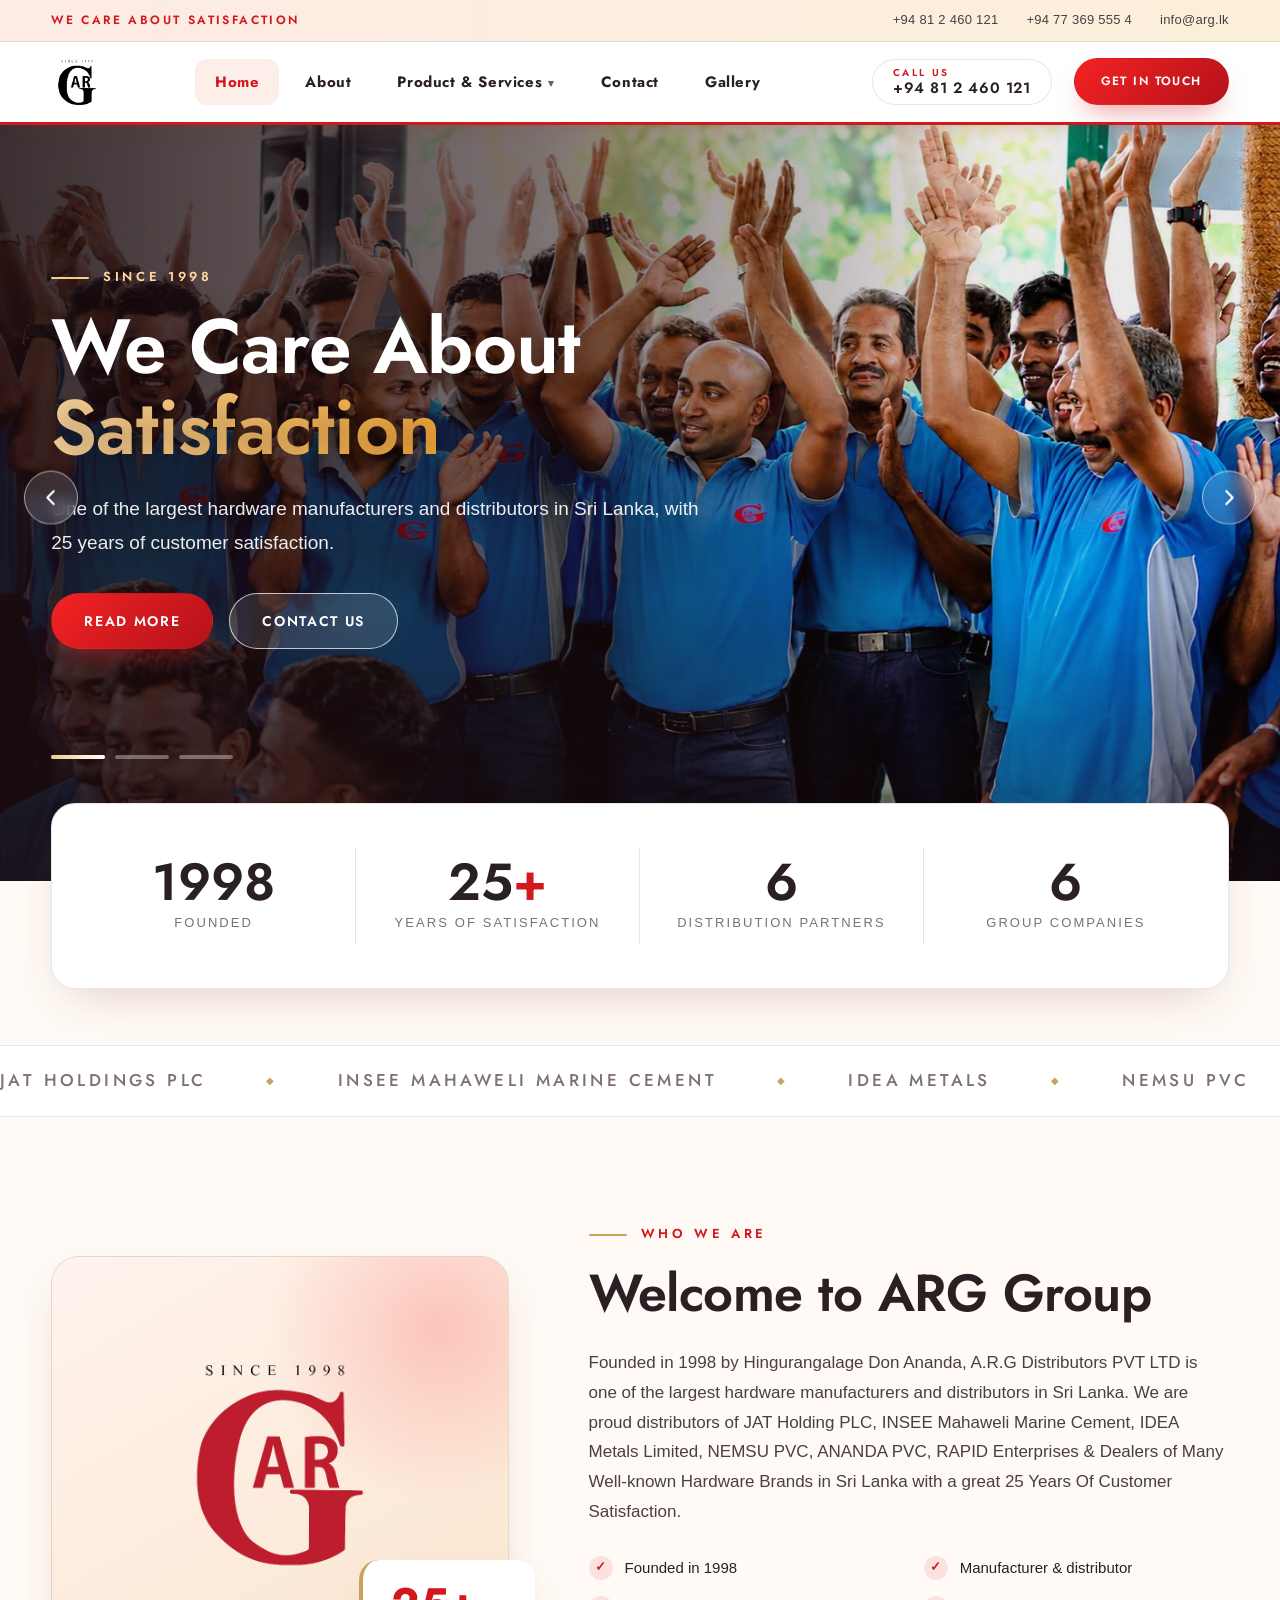
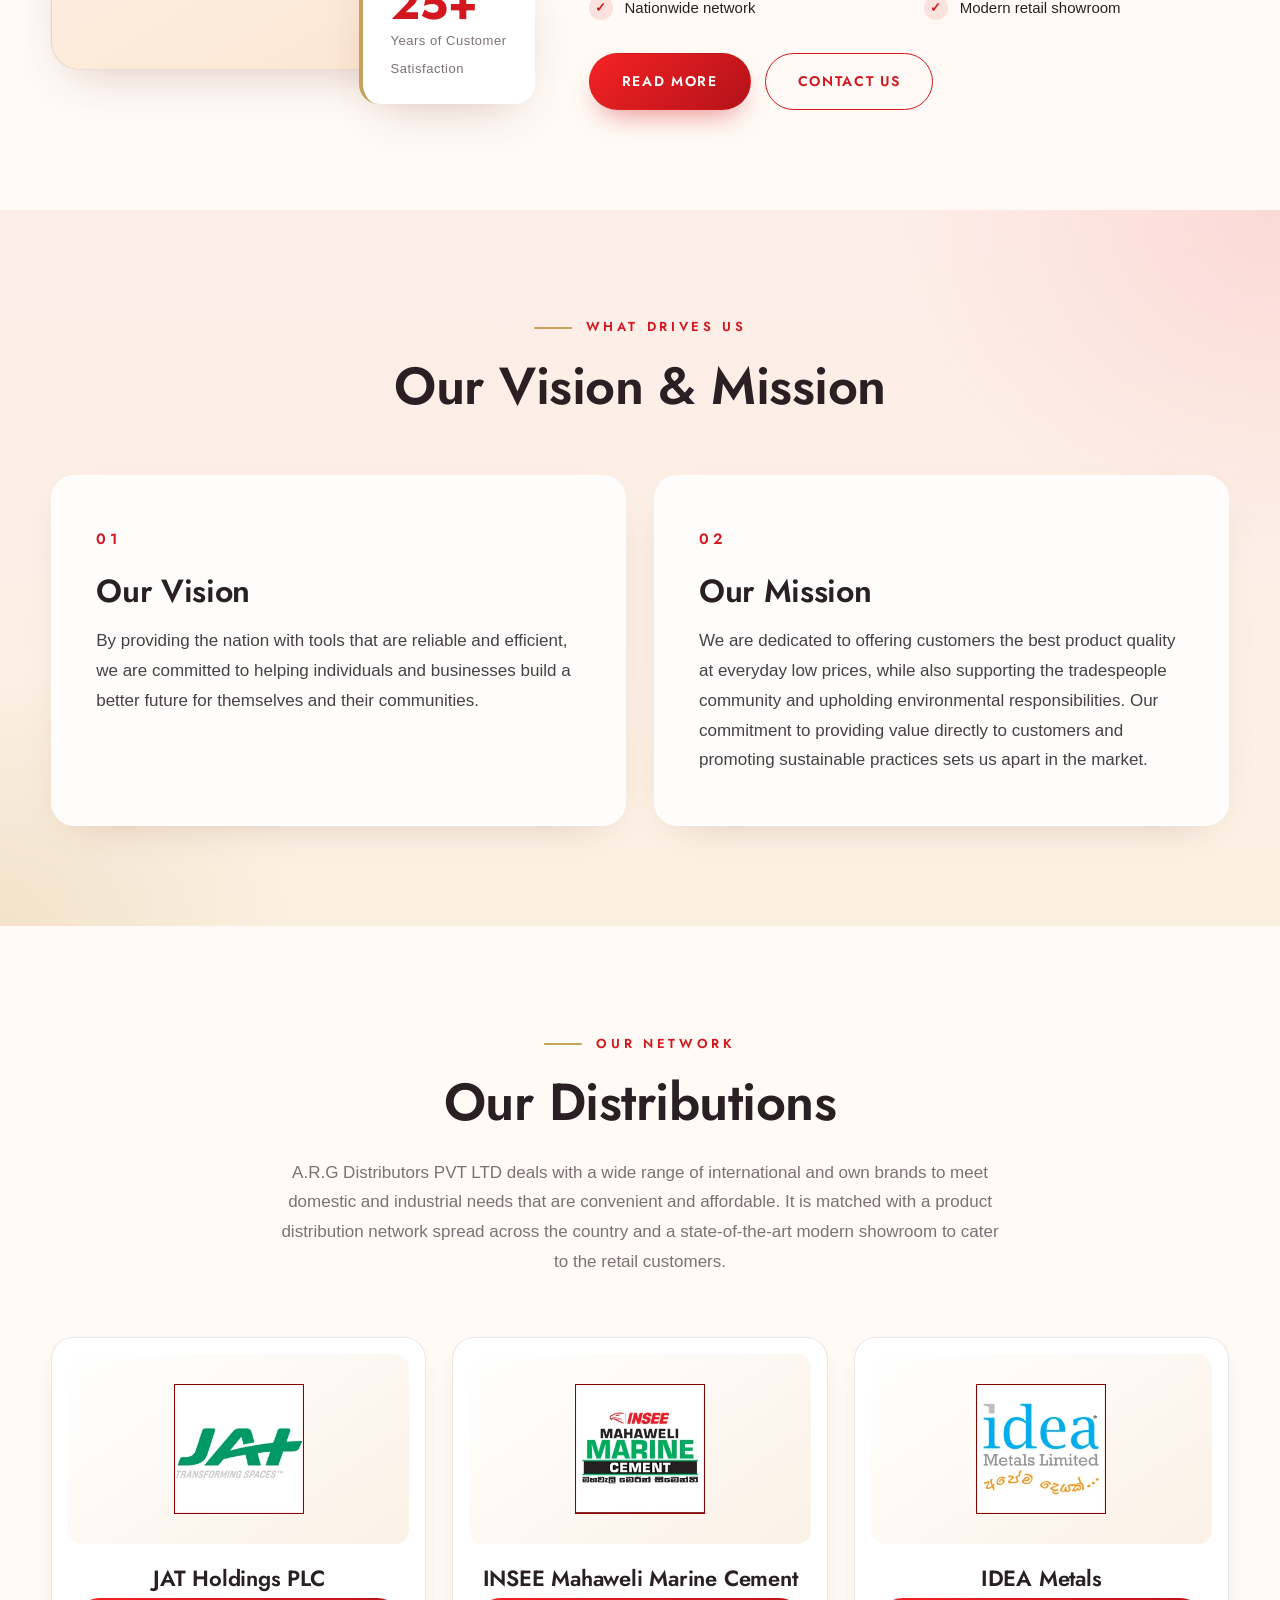
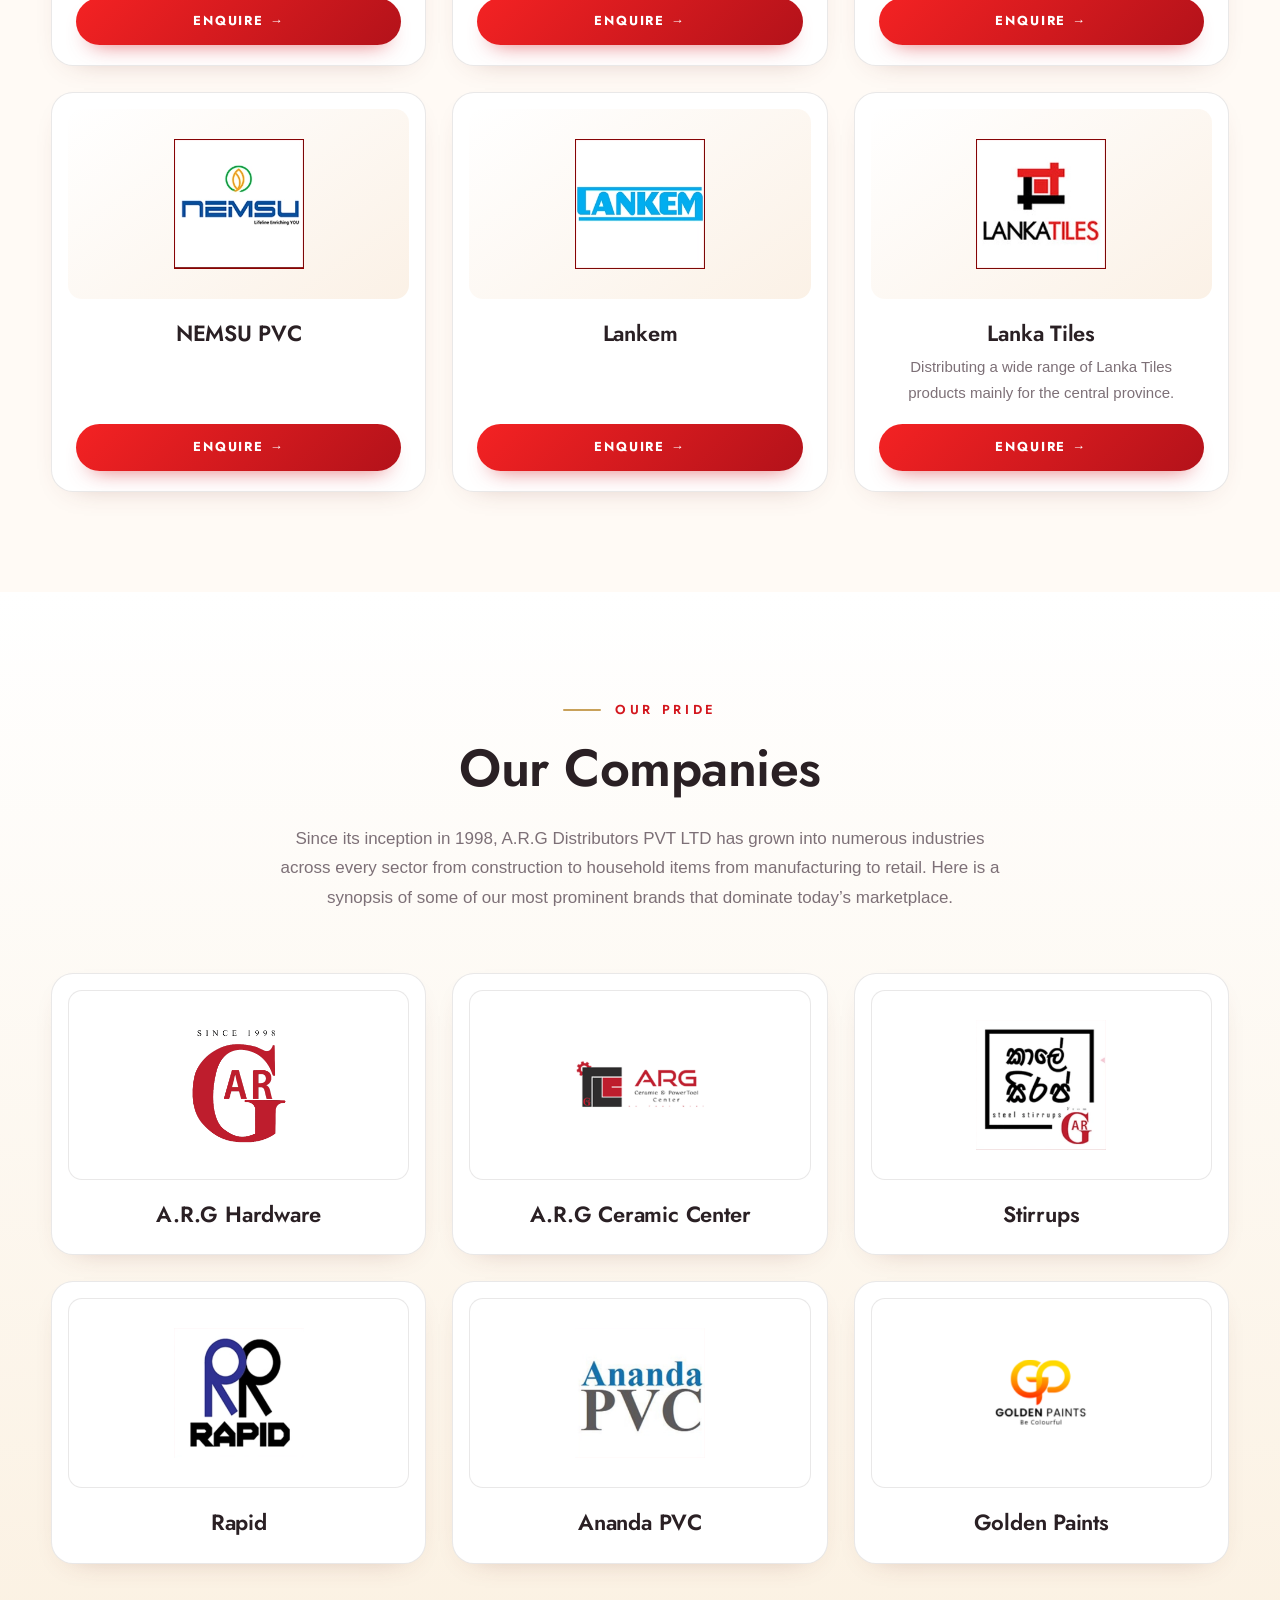
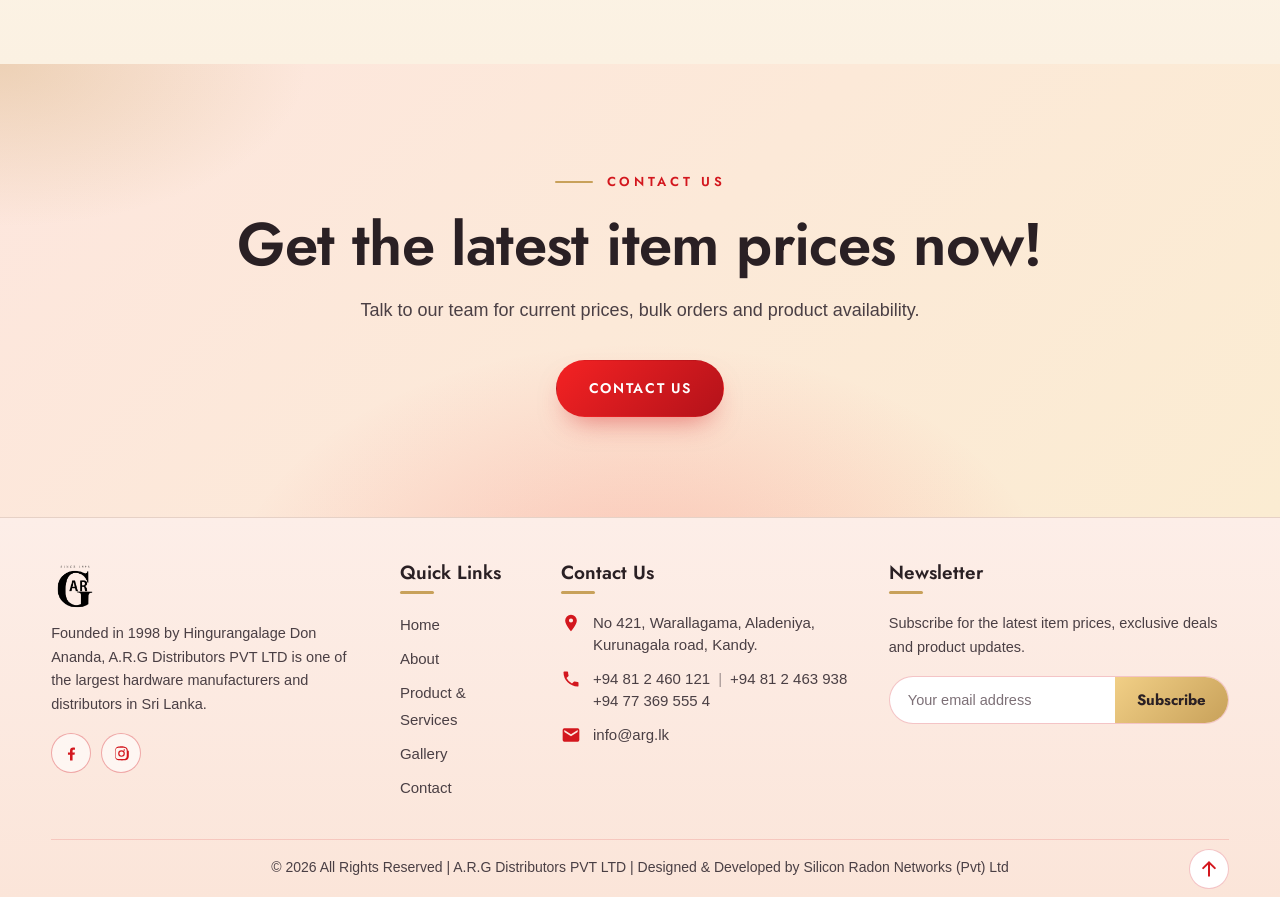
<file: index.html>
<!DOCTYPE html>
<html lang="en">
<head>
  <meta charset="utf-8">
  <meta name="viewport" content="width=device-width, initial-scale=1">
  <title>ARG – A.R.G Distributors PVT LTD | Hardware Manufacturers &amp; Distributors in Sri Lanka</title>
  <meta name="description" content="A.R.G Distributors PVT LTD, founded in 1998, is one of the largest hardware manufacturers and distributors in Sri Lanka.">
  <meta name="theme-color" content="#d3171e">
  <meta property="og:title" content="ARG – A.R.G Distributors PVT LTD | Hardware Manufacturers &amp; Distributors in Sri Lanka">
  <meta property="og:description" content="A.R.G Distributors PVT LTD, founded in 1998, is one of the largest hardware manufacturers and distributors in Sri Lanka.">
  <meta property="og:type" content="website">
  <meta property="og:image" content="assets/images/team.jpg">
  <link rel="icon" href="assets/images/favicon.ico" type="image/x-icon">
  <link rel="preconnect" href="https://fonts.googleapis.com">
  <link rel="preconnect" href="https://fonts.gstatic.com" crossorigin>
  <link rel="stylesheet" href="https://fonts.googleapis.com/css2?family=Jost:wght@400;500;600;700&display=swap">
  <link rel="stylesheet" href="assets/css/premium.css">
</head>
<body>

  <!-- Top bar -->
  <div class="topbar">
    <div class="container">
      <span class="tag">We Care About Satisfaction</span>
      <div>
        <a href="tel:+94812460121">+94 81 2 460 121</a>
        <a href="tel:+94773695554">+94 77 369 555 4</a>
        <a href="mailto:info@arg.lk">info@arg.lk</a>
      </div>
    </div>
  </div>

  <!-- Header -->
  <header class="header">
    <div class="container">
      <a href="index.html" class="logo" aria-label="ARG home">
        <img src="assets/images/logo/arg-logo-white-since-19998.png" data-remote="https://www.arg.lk/wp-content/uploads/2024/07/arg-logo-white-since-19998.png" alt="ARG – A.R.G Distributors">
      </a>
      <ul class="nav" id="nav">
        <li><a href="index.html" class="active">Home</a></li>
        <li><a href="about.html">About</a></li>
        <li class="has-dd">
          <a href="index.html#distributions">Product &amp; Services</a>
          <div class="dd">
            <div class="dd-title">Our Products</div>
            <a href="index.html#companies">Ananda PVC</a>
            <a href="index.html#companies">RAPID Enterprises</a>
            <a href="index.html#companies">Stirrups Manufacturing</a>
            <div class="dd-title">Our Services</div>
            <a href="index.html#companies">A.R.G Hardware</a>
            <a href="index.html#companies">A.R.G Ceramic &amp; Power Tools Center</a>
            <a href="index.html#companies">Golden Paints</a>
            <div class="dd-title">Our Distributions</div>
            <a href="index.html#distributions">JAT Holdings PLC</a>
            <a href="index.html#distributions">INSEE Mahaweli Marine Cement</a>
            <a href="index.html#distributions">IDEA Metals Limited</a>
            <a href="index.html#distributions">NEMSU PVC</a>
            <a href="index.html#distributions">Lankem</a>
            <a href="index.html#distributions">Lanka Tiles</a>
          </div>
        </li>
        <li><a href="contact.html">Contact</a></li>
        <li><a href="gallery.html">Gallery</a></li>
      </ul>
      <div class="header-cta">
        <a href="tel:+94812460121" class="phone"><small>Call Us</small>+94 81 2 460 121</a>
        <a href="contact.html" class="btn btn-primary">Get In Touch</a>
        <button class="burger" id="burger" aria-label="Menu"><span></span><span></span><span></span></button>
      </div>
    </div>
  </header>

  <main id="top">
    <!-- Hero slideshow -->
    <section class="slider" id="heroSlider" aria-roledescription="carousel" aria-label="ARG highlights">
      <!-- To use more photos: copy a <div class="slide"> block and change the <img src>. -->
      <div class="slides">
        <div class="slide active" role="group" aria-roledescription="slide" aria-label="1 of 3" style="--ox:50%;--oy:40%;--z0:1;--z1:1.09">
          <img src="assets/images/team.jpg" srcset="assets/images/team-900.jpg 900w, assets/images/team.jpg 1672w" sizes="100vw" width="1672" height="941" fetchpriority="high" alt="The A.R.G team in blue company shirts, smiling and clapping together">
          <div class="container slide-copy">
            <div class="eyebrow">Since 1998</div>
            <h1>We Care About <em>Satisfaction</em></h1>
            <p class="lead">One of the largest hardware manufacturers and distributors in Sri Lanka, with 25 years of customer satisfaction.</p>
            <div class="actions">
              <a href="about.html" class="btn btn-primary">Read More</a>
              <a href="contact.html" class="btn btn-light">Contact Us</a>
            </div>
          </div>
        </div>
        <div class="slide" role="group" aria-roledescription="slide" aria-label="2 of 3" style="--ox:8%;--oy:30%;--z0:1.8;--z1:1.62">
          <img src="assets/images/team.jpg" srcset="assets/images/team-900.jpg 900w, assets/images/team.jpg 1672w" sizes="100vw" width="1672" height="941" loading="lazy" alt="">
          <div class="container slide-copy">
            <div class="eyebrow">Our Distributions</div>
            <h2>Trusted Brands, <em>Nationwide Reach</em></h2>
            <p class="lead">Proud distributors of JAT Holdings PLC, INSEE Mahaweli Marine Cement, IDEA Metals, NEMSU PVC, Ananda PVC and RAPID Enterprises.</p>
            <div class="actions">
              <a href="#distributions" class="btn btn-primary">Our Distributions</a>
              <a href="#companies" class="btn btn-light">Our Companies</a>
            </div>
          </div>
        </div>
        <div class="slide" role="group" aria-roledescription="slide" aria-label="3 of 3" style="--ox:96%;--oy:30%;--z0:1.8;--z1:1.62">
          <img src="assets/images/team.jpg" srcset="assets/images/team-900.jpg 900w, assets/images/team.jpg 1672w" sizes="100vw" width="1672" height="941" loading="lazy" alt="">
          <div class="container slide-copy">
            <div class="eyebrow">Our Mission</div>
            <h2>Best Quality at <em>Everyday Low Prices</em></h2>
            <p class="lead">Supporting the tradespeople community with reliable, efficient tools &mdash; and building a better future for individuals, businesses and communities.</p>
            <div class="actions">
              <a href="about.html#vision" class="btn btn-primary">Vision &amp; Mission</a>
              <a href="contact.html" class="btn btn-light">Get Latest Prices</a>
            </div>
          </div>
        </div>
      </div>
      <button class="s-arrow prev" type="button" aria-label="Previous slide"><svg viewBox="0 0 24 24"><path d="M15 5l-7 7 7 7"/></svg></button>
      <button class="s-arrow next" type="button" aria-label="Next slide"><svg viewBox="0 0 24 24"><path d="M9 5l7 7-7 7"/></svg></button>
      <div class="s-dots container" role="tablist" aria-label="Choose slide">
        <button type="button" class="on" aria-label="Slide 1"><i></i></button>
        <button type="button" aria-label="Slide 2"><i></i></button>
        <button type="button" aria-label="Slide 3"><i></i></button>
      </div>
    </section>

    <!-- Stats -->
    <section class="stats">
      <div class="container">
        <div class="stats-wrap reveal">
          <div class="stat"><b>1998</b><span>Founded</span></div>
          <div class="stat"><b>25<i>+</i></b><span>Years of Satisfaction</span></div>
          <div class="stat"><b>6</b><span>Distribution Partners</span></div>
          <div class="stat"><b>6</b><span>Group Companies</span></div>
        </div>
      </div>
    </section>

    <!-- Brand marquee -->
    <div class="marquee" aria-hidden="true">
      <div class="marquee-track">
        <span>JAT Holdings PLC</span><span>INSEE Mahaweli Marine Cement</span><span>IDEA Metals</span><span>NEMSU PVC</span><span>Lankem</span><span>Lanka Tiles</span><span>Ananda PVC</span><span>RAPID Enterprises</span>
        <span>JAT Holdings PLC</span><span>INSEE Mahaweli Marine Cement</span><span>IDEA Metals</span><span>NEMSU PVC</span><span>Lankem</span><span>Lanka Tiles</span><span>Ananda PVC</span><span>RAPID Enterprises</span>
      </div>
    </div>

    <!-- About -->
    <section class="section about" id="about">
      <div class="container grid">
        <div class="about-visual reveal">
          <div class="about-panel">
            <img src="assets/images/logo/cropped-android-chrome-512x512-2.png" data-remote="https://www.arg.lk/wp-content/uploads/2024/07/cropped-android-chrome-512x512-2.png" alt="ARG">
          </div>
          <div class="badge"><strong>25+</strong><span>Years of Customer<br>Satisfaction</span></div>
        </div>
        <div class="reveal d1">
          <div class="eyebrow">Who We Are</div>
          <h2>Welcome to ARG Group</h2>
          <p>Founded in 1998 by Hingurangalage Don Ananda, A.R.G Distributors PVT LTD is one of the largest hardware manufacturers and distributors in Sri Lanka. We are proud distributors of JAT Holding PLC, INSEE Mahaweli Marine Cement, IDEA Metals Limited, NEMSU PVC, ANANDA PVC, RAPID Enterprises &amp; Dealers of Many Well-known Hardware Brands in Sri Lanka with a great 25 Years Of Customer Satisfaction.</p>
          <ul class="ticks">
            <li>Founded in 1998</li>
            <li>Manufacturer &amp; distributor</li>
            <li>Nationwide network</li>
            <li>Modern retail showroom</li>
          </ul>
          <div class="actions">
            <a href="about.html" class="btn btn-primary">Read More</a>
            <a href="contact.html" class="btn btn-dark">Contact Us</a>
          </div>
        </div>
      </div>
    </section>

    <!-- Vision & Mission -->
    <section class="section vm" id="vision">
      <div class="container">
        <div class="section-head reveal">
          <div class="eyebrow">What Drives Us</div>
          <h2>Our Vision &amp; Mission</h2>
        </div>
        <div class="vm-grid">
          <article class="vm-card reveal">
            <span class="num">01</span>
            <h3>Our Vision</h3>
            <p>By providing the nation with tools that are reliable and efficient, we are committed to helping individuals and businesses build a better future for themselves and their communities.</p>
          </article>
          <article class="vm-card reveal d1">
            <span class="num">02</span>
            <h3>Our Mission</h3>
            <p>We are dedicated to offering customers the best product quality at everyday low prices, while also supporting the tradespeople community and upholding environmental responsibilities. Our commitment to providing value directly to customers and promoting sustainable practices sets us apart in the market.</p>
          </article>
        </div>
      </div>
    </section>

    <!-- Distributions -->
    <section class="section dist" id="distributions">
      <div class="container">
        <div class="section-head reveal">
          <div class="eyebrow">Our Network</div>
          <h2>Our Distributions</h2>
          <p>A.R.G Distributors PVT LTD deals with a wide range of international and own brands to meet domestic and industrial needs that are convenient and affordable. It is matched with a product distribution network spread across the country and a state-of-the-art modern showroom to cater to the retail customers.</p>
        </div>
        <div class="cards">
          <a class="card reveal" href="contact.html"><div class="thumb"><img loading="lazy" src="assets/images/distributions/4-1.png" data-remote="https://www.arg.lk/wp-content/uploads/2024/08/4-1.png" alt="JAT Holdings PLC"></div><h3>JAT Holdings PLC</h3><span class="more">Enquire</span></a>
          <a class="card reveal d1" href="contact.html"><div class="thumb"><img loading="lazy" src="assets/images/distributions/3.1-1.png" data-remote="https://www.arg.lk/wp-content/uploads/2024/08/3.1-1.png" alt="INSEE Mahaweli Marine Cement"></div><h3>INSEE Mahaweli Marine Cement</h3><span class="more">Enquire</span></a>
          <a class="card reveal d2" href="contact.html"><div class="thumb"><img loading="lazy" src="assets/images/distributions/2.png" data-remote="https://www.arg.lk/wp-content/uploads/2024/07/2.png" alt="IDEA Metals"></div><h3>IDEA Metals</h3><span class="more">Enquire</span></a>
          <a class="card reveal" href="contact.html"><div class="thumb"><img loading="lazy" src="assets/images/distributions/10.png" data-remote="https://www.arg.lk/wp-content/uploads/2024/07/10.png" alt="NEMSU PVC"></div><h3>NEMSU PVC</h3><span class="more">Enquire</span></a>
          <a class="card reveal d1" href="contact.html"><div class="thumb"><img loading="lazy" src="assets/images/distributions/6.png" data-remote="https://www.arg.lk/wp-content/uploads/2024/07/6.png" alt="Lankem"></div><h3>Lankem</h3><span class="more">Enquire</span></a>
          <a class="card reveal d2" href="contact.html"><div class="thumb"><img loading="lazy" src="assets/images/distributions/5.png" data-remote="https://www.arg.lk/wp-content/uploads/2024/07/5.png" alt="Lanka Tiles"></div><h3>Lanka Tiles</h3><p>Distributing a wide range of Lanka Tiles products mainly for the central province.</p><span class="more">Enquire</span></a>
        </div>
      </div>
    </section>

    <!-- Companies -->
    <section class="section companies" id="companies">
      <div class="container">
        <div class="section-head reveal">
          <div class="eyebrow">Our Pride</div>
          <h2>Our Companies</h2>
          <p>Since its inception in 1998, A.R.G Distributors PVT LTD has grown into numerous industries across every sector from construction to household items from manufacturing to retail. Here is a synopsis of some of our most prominent brands that dominate today’s marketplace.</p>
        </div>
        <div class="cards">
          <a class="card reveal" href="index.html#companies"><div class="thumb"><img loading="lazy" src="assets/images/companies/cropped-android-chrome-512x512-2.png" data-remote="https://www.arg.lk/wp-content/uploads/2024/07/cropped-android-chrome-512x512-2.png" alt="A.R.G Hardware"></div><h3>A.R.G Hardware</h3></a>
          <a class="card reveal d1" href="index.html#companies"><div class="thumb"><img loading="lazy" src="assets/images/companies/Untitled-design-66.png" data-remote="https://www.arg.lk/wp-content/uploads/2024/10/Untitled-design-66.png" alt="A.R.G Ceramic Center"></div><h3>A.R.G Ceramic Center</h3></a>
          <a class="card reveal d2" href="index.html#companies"><div class="thumb"><img loading="lazy" src="assets/images/companies/Untitled-design-67.png" data-remote="https://www.arg.lk/wp-content/uploads/2024/10/Untitled-design-67.png" alt="Stirrups"></div><h3>Stirrups</h3></a>
          <a class="card reveal" href="index.html#companies"><div class="thumb"><img loading="lazy" src="assets/images/companies/Untitled-design-68.png" data-remote="https://www.arg.lk/wp-content/uploads/2024/10/Untitled-design-68.png" alt="Rapid"></div><h3>Rapid</h3></a>
          <a class="card reveal d1" href="index.html#companies"><div class="thumb"><img loading="lazy" src="assets/images/companies/Untitled-design-69.png" data-remote="https://www.arg.lk/wp-content/uploads/2024/10/Untitled-design-69.png" alt="Ananda PVC"></div><h3>Ananda PVC</h3></a>
          <a class="card reveal d2" href="index.html#companies"><div class="thumb"><img loading="lazy" src="assets/images/companies/Untitled-design-64.png" data-remote="https://www.arg.lk/wp-content/uploads/2024/10/Untitled-design-64.png" alt="Golden Paints"></div><h3>Golden Paints</h3></a>
        </div>
      </div>
    </section>

    <!-- CTA -->
    <section class="cta" id="get-prices">
      <div class="container reveal">
        <div class="eyebrow">Contact Us</div>
        <h2>Get the latest item prices now!</h2>
        <p>Talk to our team for current prices, bulk orders and product availability.</p>
        <a href="contact.html" class="btn btn-primary">Contact Us</a>
      </div>
    </section>
  </main>

  <!-- Footer -->
  <footer class="footer">
    <div class="container footer-top">
      <div>
        <a href="index.html" class="f-logo"><img src="assets/images/logo/arg-logo-white-since-19998.png" data-remote="https://www.arg.lk/wp-content/uploads/2024/07/arg-logo-white-since-19998.png" alt="ARG"></a>
        <p>Founded in 1998 by Hingurangalage Don Ananda, A.R.G Distributors PVT LTD is one of the largest hardware manufacturers and distributors in Sri Lanka.</p>
        <div class="social">
          <a href="https://www.facebook.com/argdistributorspvtltd" aria-label="Facebook" target="_blank" rel="noopener"><svg viewBox="0 0 24 24"><path d="M13.5 22v-8.2h2.8l.5-3.3h-3.3V8.4c0-.9.4-1.7 1.8-1.7h1.6V3.8S15.6 3.5 14.3 3.5c-2.7 0-4.4 1.6-4.4 4.6v2.4H7v3.3h2.9V22h3.6z"/></svg></a>
          <a href="https://www.instagram.com/goldenpaints.lk" aria-label="Instagram" target="_blank" rel="noopener"><svg viewBox="0 0 24 24"><path d="M12 7.3A4.7 4.7 0 1 0 12 16.7 4.7 4.7 0 0 0 12 7.3zm0 7.7a3 3 0 1 1 0-6 3 3 0 0 1 0 6zm5-7.9a1.1 1.1 0 1 1-2.2 0 1.1 1.1 0 0 1 2.2 0zM21 8.1c-.1-1.6-.4-3-1.6-4.2S16.7 2.1 15.1 2C13.5 1.9 10.5 1.9 8.9 2 7.3 2.1 5.9 2.4 4.7 3.6S3 6.5 2.9 8.1c-.1 1.6-.1 6.200 0 7.800.1 1.600.4 3 1.600 4.200s2.600 1.500 4.200 1.600c1.600.1 6.200.1 7.800 0 1.600-.1 3-.4 4.200-1.600s1.500-2.600 1.600-4.200c.1-1.600.1-6.200 0-7.800zm-2 9.500a3.200 3.200 0 0 1-1.800 1.800c-1.300.5-4.300.4-5.700.4s-4.400.1-5.700-.4A3.200 3.200 0 0 1 4 17.600c-.5-1.300-.4-4.300-.4-5.700s-.1-4.400.4-5.700A3.200 3.200 0 0 1 5.800 4.400c1.300-.5 4.300-.4 5.700-.4s4.400-.1 5.700.4A3.200 3.200 0 0 1 19 6.200c.5 1.300.4 4.300.4 5.700s.1 4.400-.4 5.700z"/></svg></a>
        </div>
      </div>
      <div>
        <h4>Quick Links</h4>
        <ul class="links">
          <li><a href="index.html">Home</a></li>
          <li><a href="about.html">About</a></li>
          <li><a href="index.html#distributions">Product &amp; Services</a></li>
          <li><a href="gallery.html">Gallery</a></li>
          <li><a href="contact.html">Contact</a></li>
        </ul>
      </div>
      <div>
        <h4>Contact Us</h4>
        <div class="c-line"><span class="c-ico"><svg viewBox="0 0 24 24"><path d="M12 2a7 7 0 0 0-7 7c0 5.250 7 13 7 13s7-7.750 7-13a7 7 0 0 0-7-7zm0 9.500A2.500 2.500 0 1 1 12 6.500a2.500 2.500 0 0 1 0 5z"/></svg></span><span>No 421, Warallagama, Aladeniya, Kurunagala road, Kandy.</span></div>
        <div class="c-line"><span class="c-ico"><svg viewBox="0 0 24 24"><path d="M6.600 10.800a15.100 15.100 0 0 0 6.600 6.600l2.200-2.200a1 1 0 0 1 1-.25c1.100.37 2.300.57 3.600.57a1 1 0 0 1 1 1V20a1 1 0 0 1-1 1A17 17 0 0 1 3 4a1 1 0 0 1 1-1h3.500a1 1 0 0 1 1 1c0 1.250.2 2.450.57 3.600a1 1 0 0 1-.25 1z"/></svg></span><span><a href="tel:+94812460121">+94 81 2 460 121</a><span class="sep">|</span><a href="tel:+94812463938">+94 81 2 463 938</a><br><a href="tel:+94773695554">+94 77 369 555 4</a></span></div>
        <div class="c-line"><span class="c-ico"><svg viewBox="0 0 24 24"><path d="M20 4H4a2 2 0 0 0-2 2v12a2 2 0 0 0 2 2h16a2 2 0 0 0 2-2V6a2 2 0 0 0-2-2zm0 4.500-8 5-8-5V6l8 5 8-5v2.500z"/></svg></span><span><a href="mailto:info@arg.lk">info@arg.lk</a></span></div>
      </div>
      <div>
        <h4>Newsletter</h4>
        <p>Subscribe for the latest item prices, exclusive deals and product updates.</p>
        <form class="f-form" id="newsForm">
          <input type="email" placeholder="Your email address" aria-label="Email address" required>
          <button type="submit">Subscribe</button>
        </form>
        <div class="f-note" id="newsNote">Thank you! We will be in touch soon.</div>
      </div>
    </div>

    <div class="container footer-bottom">
      <a href="#top" class="up" aria-label="Back to top"><svg viewBox="0 0 24 24"><path d="M12 20V4M5 11l7-7 7 7"/></svg></a>
      © 2026 All Rights Reserved | A.R.G Distributors PVT LTD | Designed &amp; Developed by Silicon Radon Networks (Pvt) Ltd
    </div>
  </footer>

  <script src="assets/js/premium.js"></script>
</body>
</html>
</file>
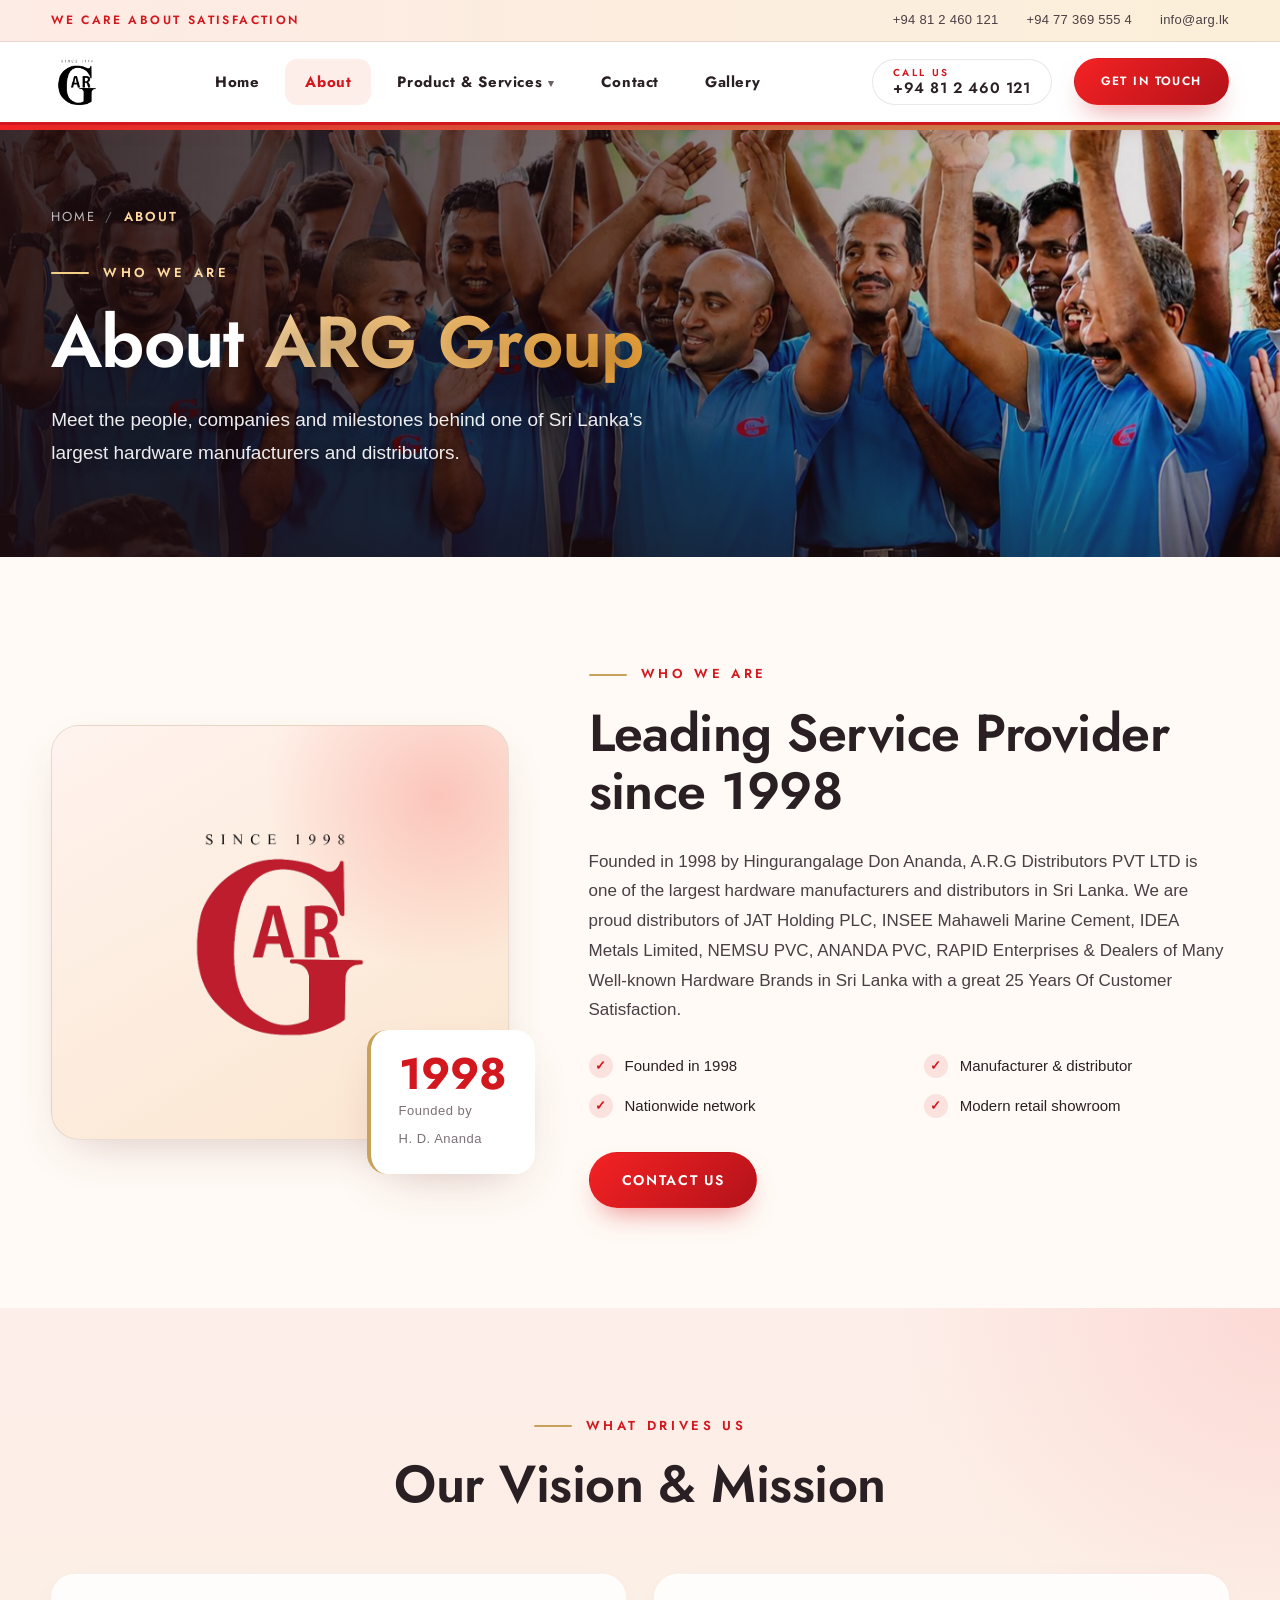
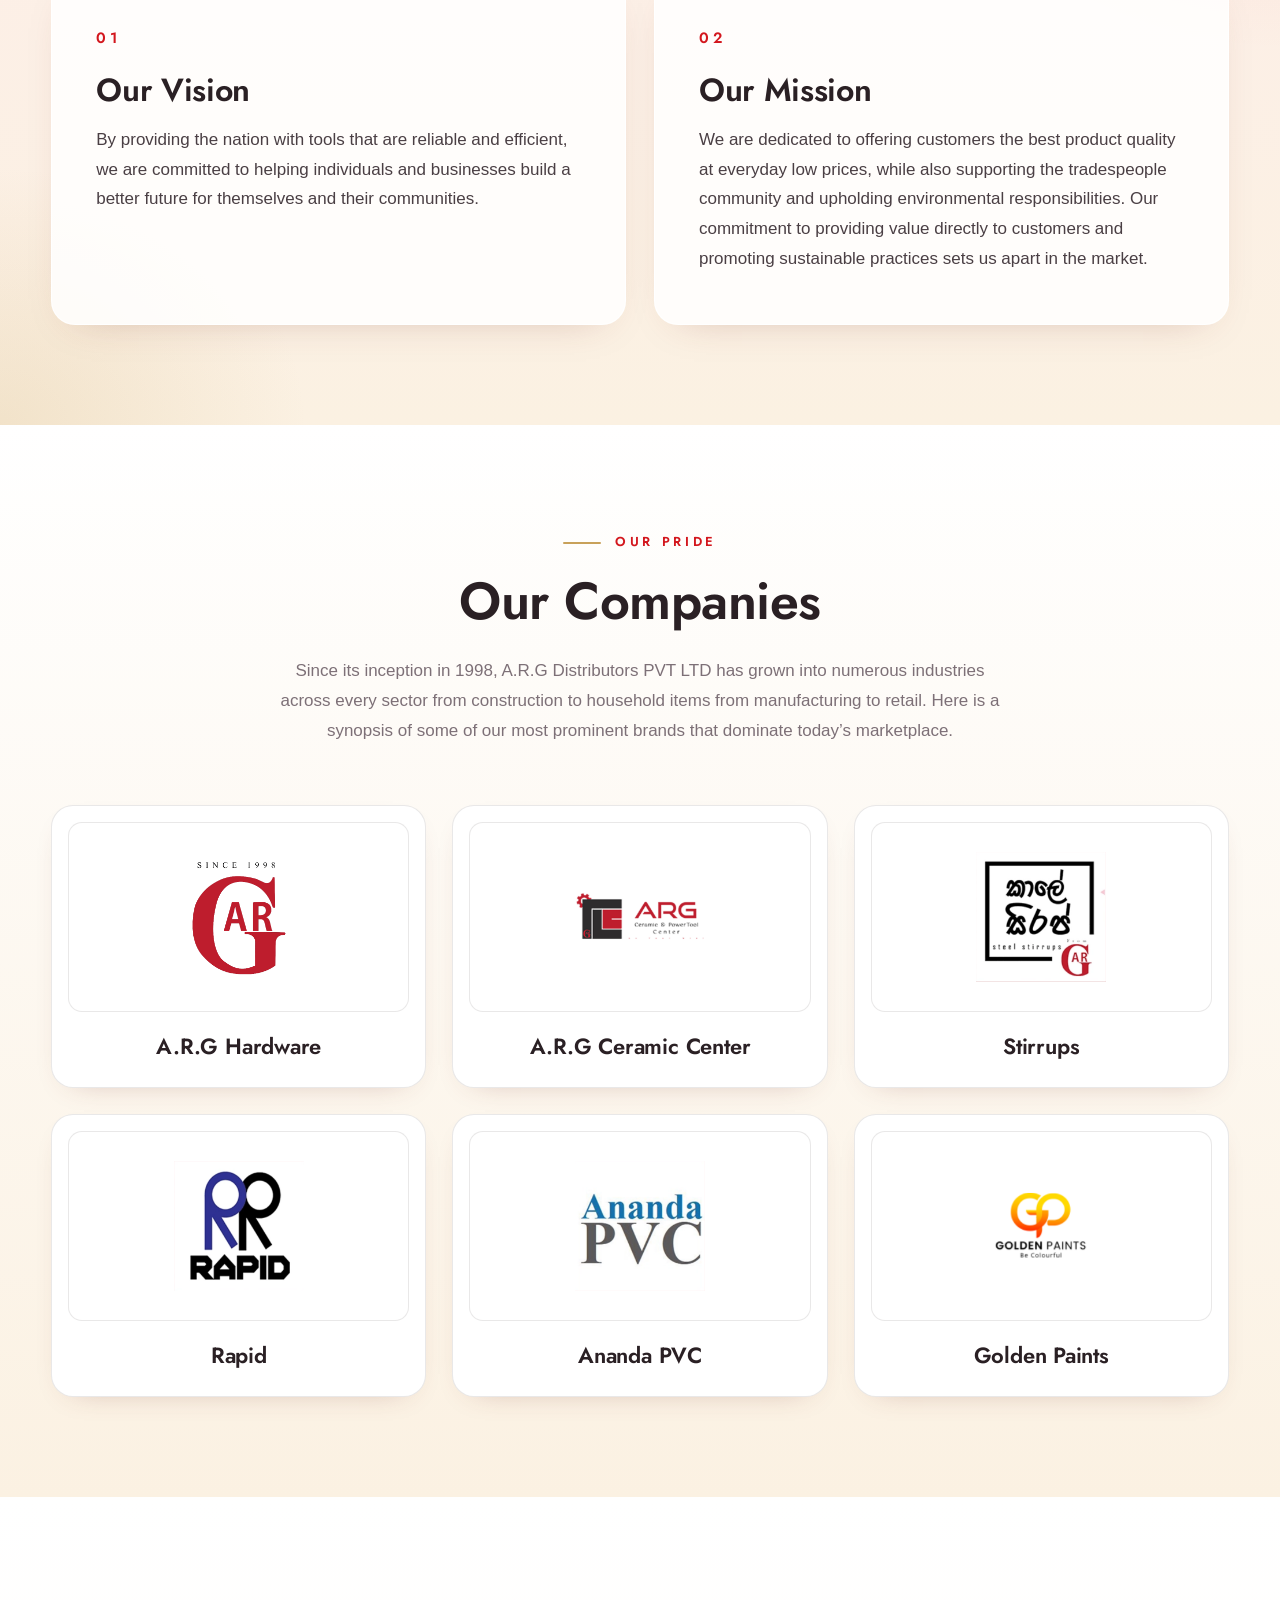
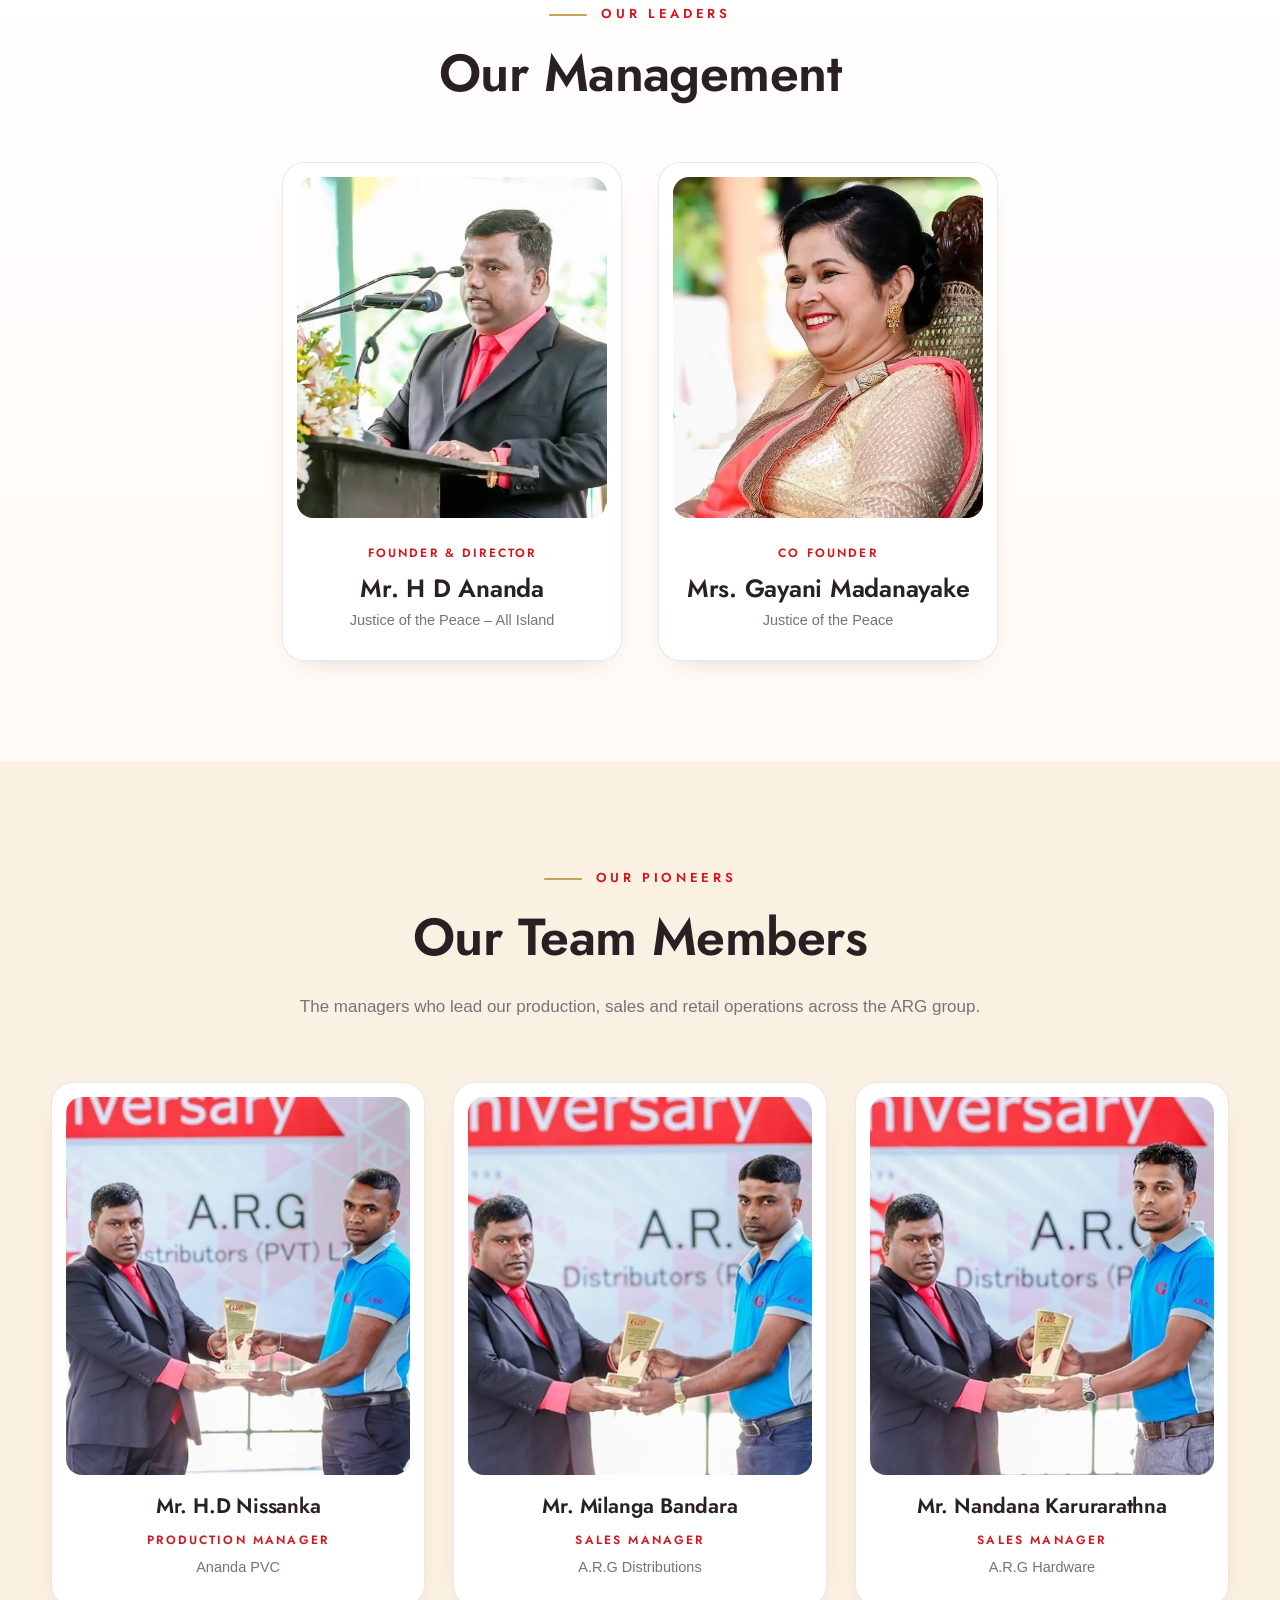
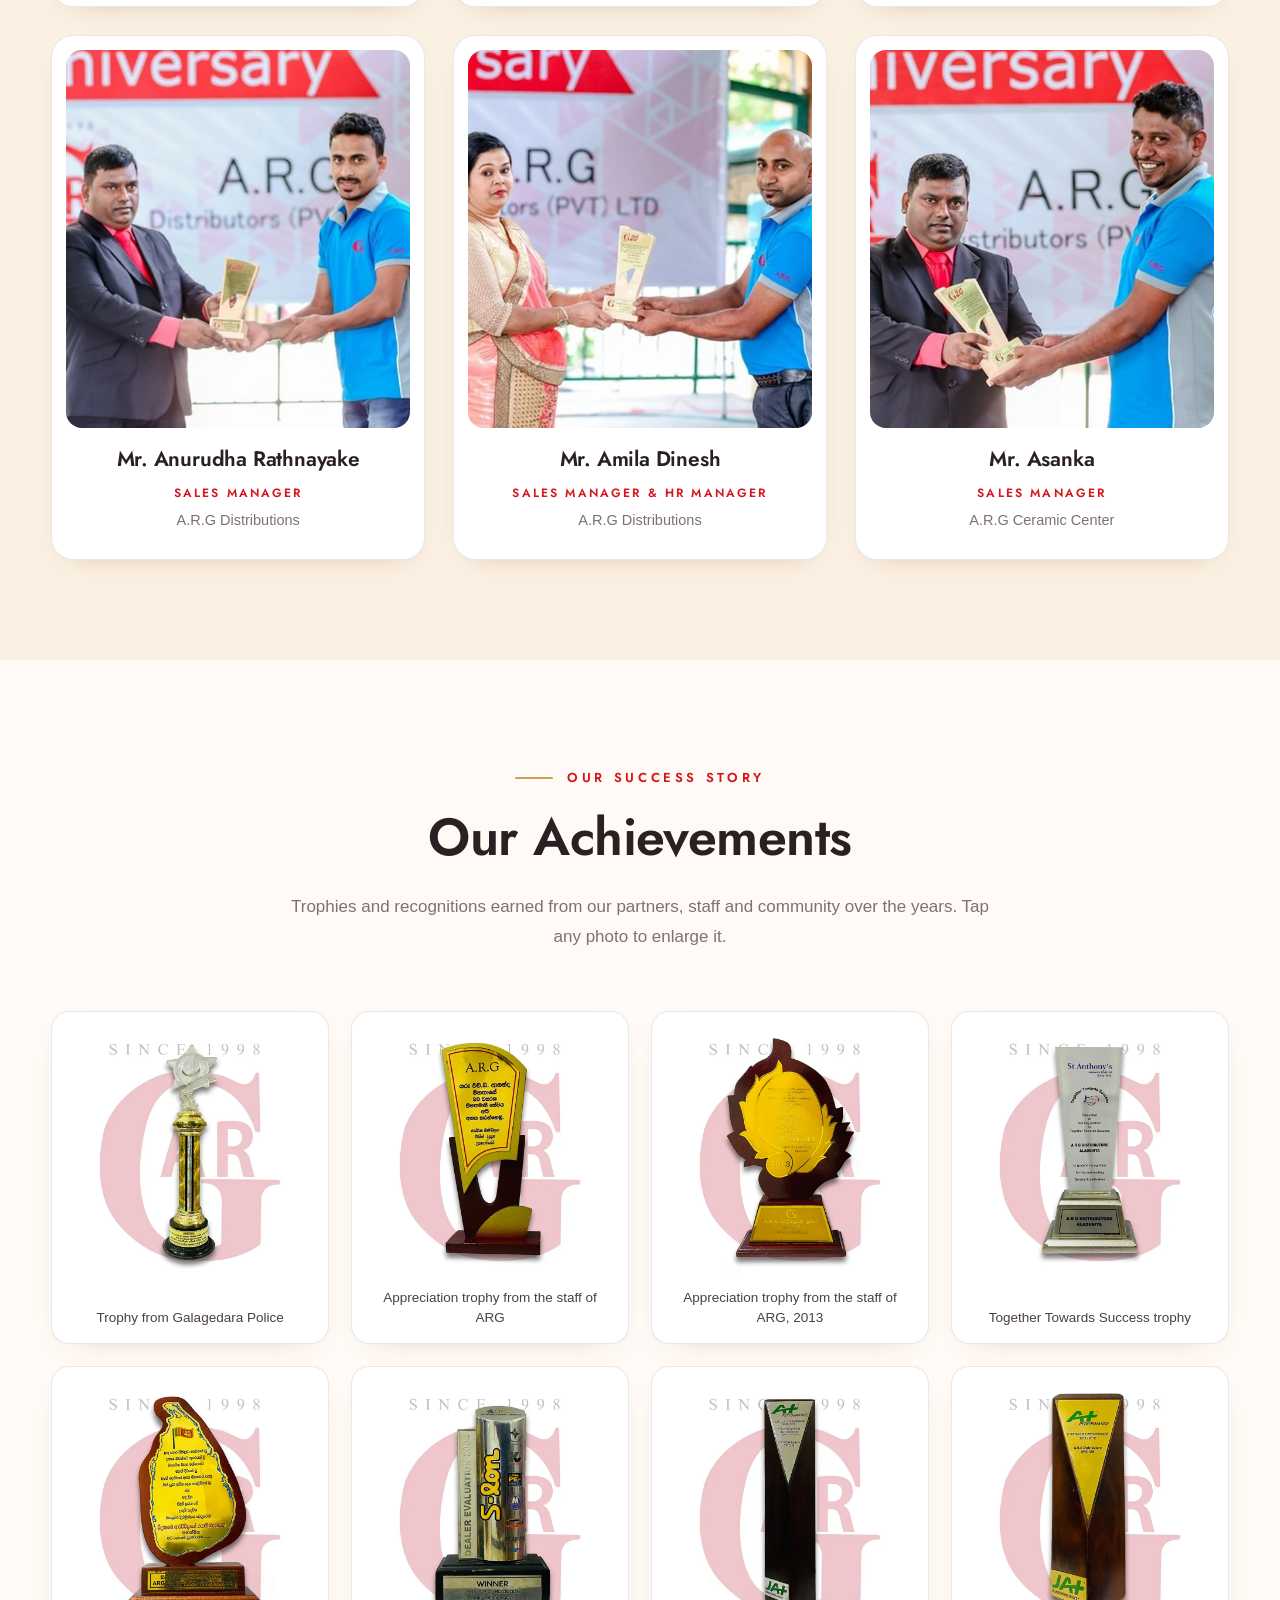
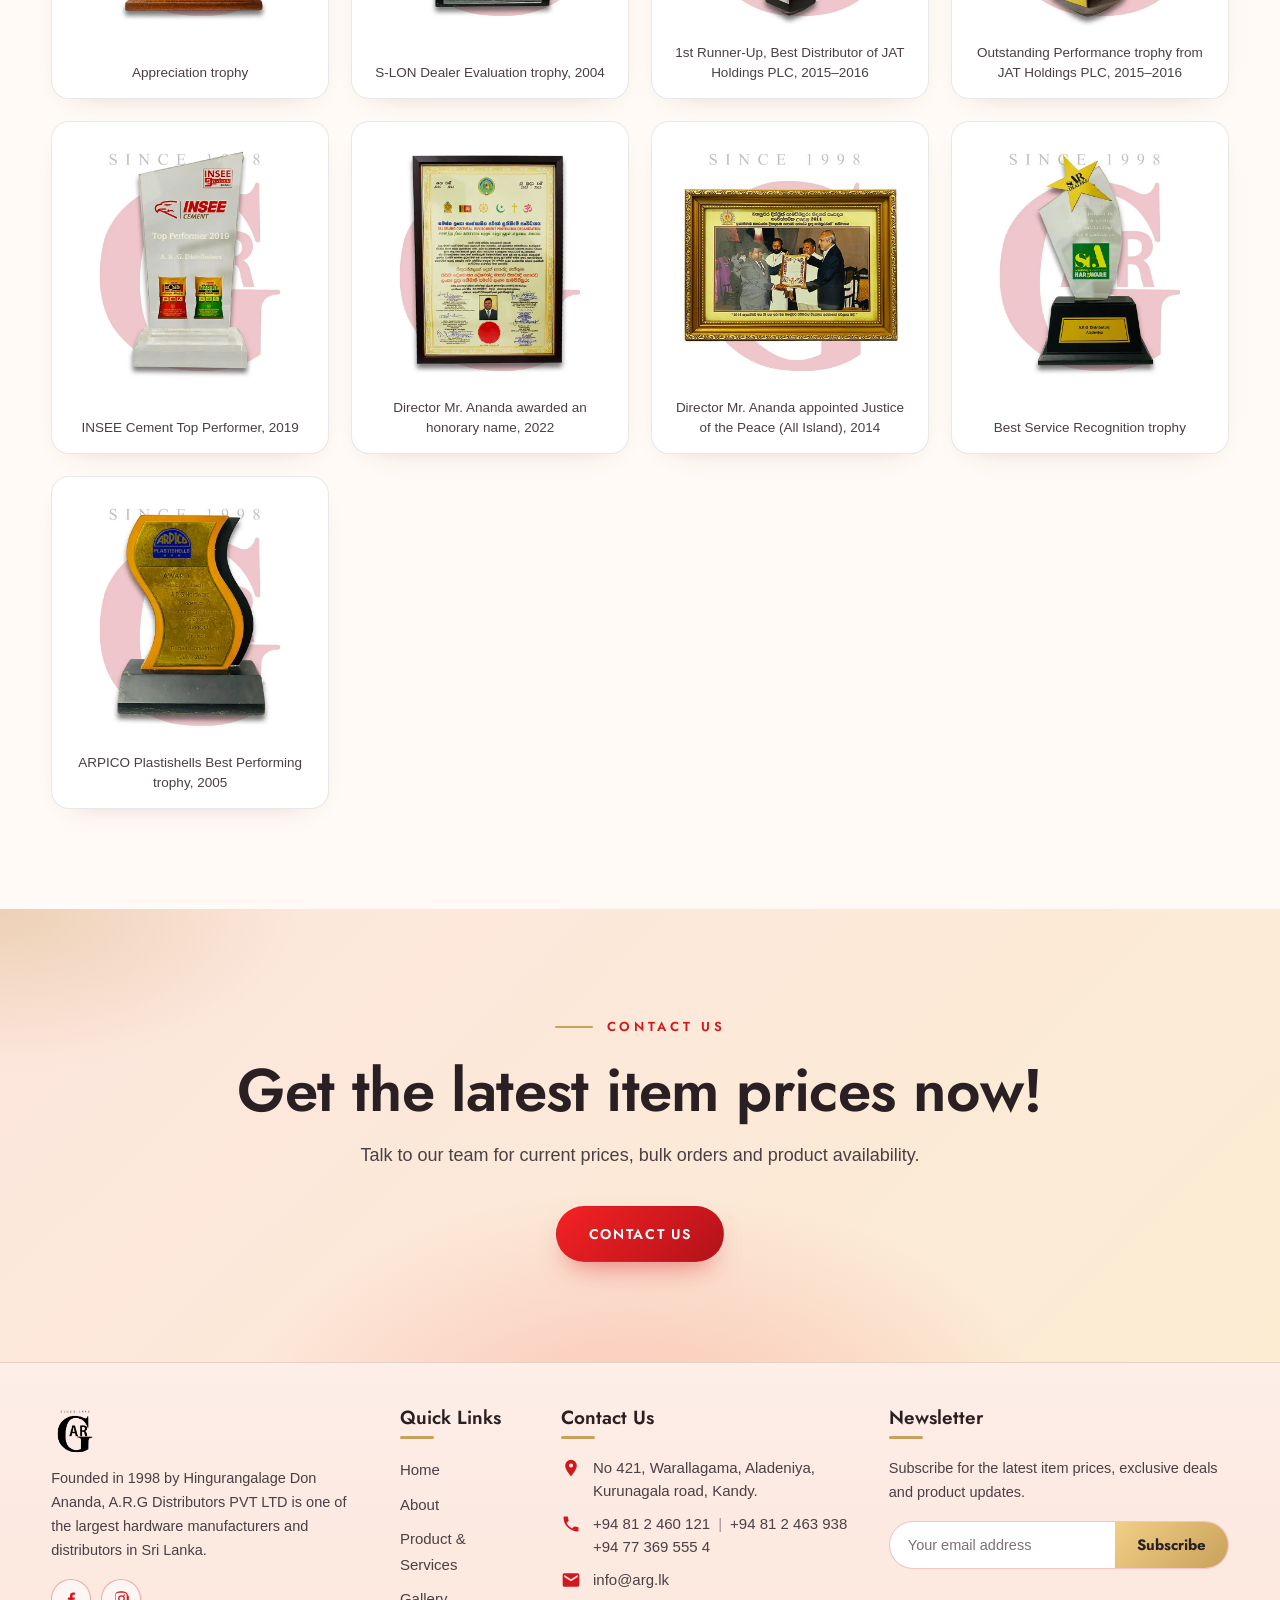
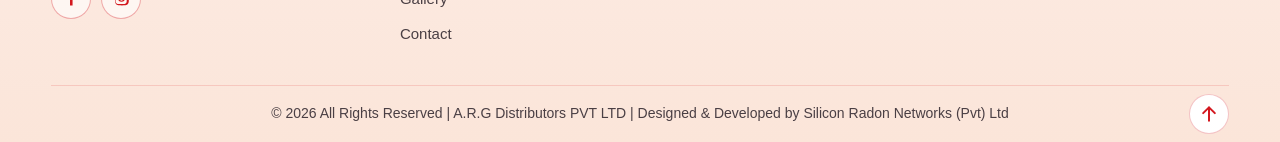
<file: about.html>
<!DOCTYPE html>
<html lang="en">
<head>
  <meta charset="utf-8">
  <meta name="viewport" content="width=device-width, initial-scale=1">
  <title>About – ARG | Leading Service Provider Since 1998</title>
  <meta name="description" content="Founded in 1998 by Hingurangalage Don Ananda, A.R.G Distributors PVT LTD is one of the largest hardware manufacturers and distributors in Sri Lanka.">
  <meta name="theme-color" content="#d3171e">
  <meta property="og:title" content="About – ARG | Leading Service Provider Since 1998">
  <meta property="og:description" content="Founded in 1998 by Hingurangalage Don Ananda, A.R.G Distributors PVT LTD is one of the largest hardware manufacturers and distributors in Sri Lanka.">
  <meta property="og:type" content="website">
  <meta property="og:image" content="assets/images/team.jpg">
  <link rel="icon" href="assets/images/favicon.ico" type="image/x-icon">
  <link rel="preconnect" href="https://fonts.googleapis.com">
  <link rel="preconnect" href="https://fonts.gstatic.com" crossorigin>
  <link rel="stylesheet" href="https://fonts.googleapis.com/css2?family=Jost:wght@400;500;600;700&display=swap">
  <link rel="stylesheet" href="assets/css/premium.css">
</head>
<body>

  <!-- Top bar -->
  <div class="topbar">
    <div class="container">
      <span class="tag">We Care About Satisfaction</span>
      <div>
        <a href="tel:+94812460121">+94 81 2 460 121</a>
        <a href="tel:+94773695554">+94 77 369 555 4</a>
        <a href="mailto:info@arg.lk">info@arg.lk</a>
      </div>
    </div>
  </div>

  <!-- Header -->
  <header class="header">
    <div class="container">
      <a href="index.html" class="logo" aria-label="ARG home">
        <img src="assets/images/logo/arg-logo-white-since-19998.png" data-remote="https://www.arg.lk/wp-content/uploads/2024/07/arg-logo-white-since-19998.png" alt="ARG – A.R.G Distributors">
      </a>
      <ul class="nav" id="nav">
        <li><a href="index.html">Home</a></li>
        <li><a href="about.html" class="active">About</a></li>
        <li class="has-dd">
          <a href="index.html#distributions">Product &amp; Services</a>
          <div class="dd">
            <div class="dd-title">Our Products</div>
            <a href="index.html#companies">Ananda PVC</a>
            <a href="index.html#companies">RAPID Enterprises</a>
            <a href="index.html#companies">Stirrups Manufacturing</a>
            <div class="dd-title">Our Services</div>
            <a href="index.html#companies">A.R.G Hardware</a>
            <a href="index.html#companies">A.R.G Ceramic &amp; Power Tools Center</a>
            <a href="index.html#companies">Golden Paints</a>
            <div class="dd-title">Our Distributions</div>
            <a href="index.html#distributions">JAT Holdings PLC</a>
            <a href="index.html#distributions">INSEE Mahaweli Marine Cement</a>
            <a href="index.html#distributions">IDEA Metals Limited</a>
            <a href="index.html#distributions">NEMSU PVC</a>
            <a href="index.html#distributions">Lankem</a>
            <a href="index.html#distributions">Lanka Tiles</a>
          </div>
        </li>
        <li><a href="contact.html">Contact</a></li>
        <li><a href="gallery.html">Gallery</a></li>
      </ul>
      <div class="header-cta">
        <a href="tel:+94812460121" class="phone"><small>Call Us</small>+94 81 2 460 121</a>
        <a href="contact.html" class="btn btn-primary">Get In Touch</a>
        <button class="burger" id="burger" aria-label="Menu"><span></span><span></span><span></span></button>
      </div>
    </div>
  </header>

  <main id="top">
    <section class="page-hero has-photo" style="--ox:50%;--oy:30%;--z:1.1">
      <img class="ph-img" src="assets/images/team.jpg" srcset="assets/images/team-900.jpg 900w, assets/images/team.jpg 1672w" sizes="100vw" width="1672" height="941" alt="">
      <div class="container ph-copy">
        <nav class="crumbs reveal" aria-label="Breadcrumb"><a href="index.html">Home</a><span>/</span><b>About</b></nav>
        <div class="eyebrow reveal d1">Who We Are</div>
        <h1 class="reveal d1">About <em>ARG Group</em></h1>
        <p class="lead reveal d2">Meet the people, companies and milestones behind one of Sri Lanka’s largest hardware manufacturers and distributors.</p>
      </div>
    </section>

    <!-- Who we are -->
    <section class="section about" id="who">
      <div class="container grid">
        <div class="about-visual reveal">
          <div class="about-panel">
            <img src="assets/images/logo/cropped-android-chrome-512x512-2.png" data-remote="https://www.arg.lk/wp-content/uploads/2024/07/cropped-android-chrome-512x512-2.png" alt="ARG">
          </div>
          <div class="badge"><strong>1998</strong><span>Founded by<br>H. D. Ananda</span></div>
        </div>
        <div class="reveal d1">
          <div class="eyebrow">Who We Are</div>
          <h2>Leading Service Provider since 1998</h2>
          <p>Founded in 1998 by Hingurangalage Don Ananda, A.R.G Distributors PVT LTD is one of the largest hardware manufacturers and distributors in Sri Lanka. We are proud distributors of JAT Holding PLC, INSEE Mahaweli Marine Cement, IDEA Metals Limited, NEMSU PVC, ANANDA PVC, RAPID Enterprises &amp; Dealers of Many Well-known Hardware Brands in Sri Lanka with a great 25 Years Of Customer Satisfaction.</p>
          <ul class="ticks">
            <li>Founded in 1998</li>
            <li>Manufacturer &amp; distributor</li>
            <li>Nationwide network</li>
            <li>Modern retail showroom</li>
          </ul>
          <div class="actions">
            <a href="contact.html" class="btn btn-primary">Contact Us</a>
          </div>
        </div>
      </div>
    </section>

    <!-- Vision & Mission -->
    <section class="section vm" id="vision">
      <div class="container">
        <div class="section-head reveal">
          <div class="eyebrow">What Drives Us</div>
          <h2>Our Vision &amp; Mission</h2>
        </div>
        <div class="vm-grid">
          <article class="vm-card reveal">
            <span class="num">01</span>
            <h3>Our Vision</h3>
            <p>By providing the nation with tools that are reliable and efficient, we are committed to helping individuals and businesses build a better future for themselves and their communities.</p>
          </article>
          <article class="vm-card reveal d1">
            <span class="num">02</span>
            <h3>Our Mission</h3>
            <p>We are dedicated to offering customers the best product quality at everyday low prices, while also supporting the tradespeople community and upholding environmental responsibilities. Our commitment to providing value directly to customers and promoting sustainable practices sets us apart in the market.</p>
          </article>
        </div>
      </div>
    </section>

    <!-- Companies -->
    <section class="section companies" id="companies">
      <div class="container">
        <div class="section-head reveal">
          <div class="eyebrow">Our Pride</div>
          <h2>Our Companies</h2>
          <p>Since its inception in 1998, A.R.G Distributors PVT LTD has grown into numerous industries across every sector from construction to household items from manufacturing to retail. Here is a synopsis of some of our most prominent brands that dominate today’s marketplace.</p>
        </div>
        <div class="cards">
          <a class="card reveal" href="index.html#companies"><div class="thumb"><img loading="lazy" src="assets/images/companies/cropped-android-chrome-512x512-2.png" data-remote="https://www.arg.lk/wp-content/uploads/2024/07/cropped-android-chrome-512x512-2.png" alt="A.R.G Hardware"></div><h3>A.R.G Hardware</h3></a>
          <a class="card reveal d1" href="index.html#companies"><div class="thumb"><img loading="lazy" src="assets/images/companies/Untitled-design-66.png" data-remote="https://www.arg.lk/wp-content/uploads/2024/10/Untitled-design-66.png" alt="A.R.G Ceramic Center"></div><h3>A.R.G Ceramic Center</h3></a>
          <a class="card reveal d2" href="index.html#companies"><div class="thumb"><img loading="lazy" src="assets/images/companies/Untitled-design-67.png" data-remote="https://www.arg.lk/wp-content/uploads/2024/10/Untitled-design-67.png" alt="Stirrups"></div><h3>Stirrups</h3></a>
          <a class="card reveal" href="index.html#companies"><div class="thumb"><img loading="lazy" src="assets/images/companies/Untitled-design-68.png" data-remote="https://www.arg.lk/wp-content/uploads/2024/10/Untitled-design-68.png" alt="Rapid"></div><h3>Rapid</h3></a>
          <a class="card reveal d1" href="index.html#companies"><div class="thumb"><img loading="lazy" src="assets/images/companies/Untitled-design-69.png" data-remote="https://www.arg.lk/wp-content/uploads/2024/10/Untitled-design-69.png" alt="Ananda PVC"></div><h3>Ananda PVC</h3></a>
          <a class="card reveal d2" href="index.html#companies"><div class="thumb"><img loading="lazy" src="assets/images/companies/Untitled-design-64.png" data-remote="https://www.arg.lk/wp-content/uploads/2024/10/Untitled-design-64.png" alt="Golden Paints"></div><h3>Golden Paints</h3></a>
        </div>
      </div>
    </section>

    <!-- Management -->
    <section class="section leaders" id="management">
      <div class="container">
        <div class="section-head reveal">
          <div class="eyebrow">Our Leaders</div>
          <h2>Our Management</h2>
        </div>
        <div class="people people-2">
          <article class="person person-lg reveal">
            <div class="photo"><img loading="lazy" src="assets/images/people/27788830_1841068002631217_7409809263613166531_o-1-1-e1672326461621-1.webp" data-remote="https://www.arg.lk/wp-content/uploads/2024/07/27788830_1841068002631217_7409809263613166531_o-1-1-e1672326461621-1.webp" alt="Mr. H D Ananda"></div>
            <span class="role">Founder &amp; Director</span>
            <h3>Mr. H D Ananda</h3>
            <p>Justice of the Peace – All Island</p>
          </article>
          <article class="person person-lg reveal d1">
            <div class="photo"><img loading="lazy" src="assets/images/people/27788581_1841168602621157_6185155260942098875_o-e1672326580166-1.webp" data-remote="https://www.arg.lk/wp-content/uploads/2024/07/27788581_1841168602621157_6185155260942098875_o-e1672326580166-1.webp" alt="Mrs. Gayani Madanayake"></div>
            <span class="role">Co Founder</span>
            <h3>Mrs. Gayani Madanayake</h3>
            <p>Justice of the Peace</p>
          </article>
        </div>
      </div>
    </section>

    <!-- Team -->
    <section class="section team" id="team">
      <div class="container">
        <div class="section-head reveal">
          <div class="eyebrow">Our Pioneers</div>
          <h2>Our Team Members</h2>
          <p>The managers who lead our production, sales and retail operations across the ARG group.</p>
        </div>
        <div class="people people-3">
          <article class="person reveal">
            <div class="photo"><img loading="lazy" src="assets/images/people/1-1.webp" data-remote="https://www.arg.lk/wp-content/uploads/2024/07/1-1.webp" alt="Mr. H.D Nissanka"></div>
            <h3>Mr. H.D Nissanka</h3>
            <span class="role">Production Manager</span>
            <p>Ananda PVC</p>
          </article>
          <article class="person reveal d1">
            <div class="photo"><img loading="lazy" src="assets/images/people/2-1.webp" data-remote="https://www.arg.lk/wp-content/uploads/2024/07/2-1.webp" alt="Mr. Milanga Bandara"></div>
            <h3>Mr. Milanga Bandara</h3>
            <span class="role">Sales Manager</span>
            <p>A.R.G Distributions</p>
          </article>
          <article class="person reveal d2">
            <div class="photo"><img loading="lazy" src="assets/images/people/3-1.webp" data-remote="https://www.arg.lk/wp-content/uploads/2024/07/3-1.webp" alt="Mr. Nandana Karurarathna"></div>
            <h3>Mr. Nandana Karurarathna</h3>
            <span class="role">Sales Manager</span>
            <p>A.R.G Hardware</p>
          </article>
          <article class="person reveal">
            <div class="photo"><img loading="lazy" src="assets/images/people/4-1.webp" data-remote="https://www.arg.lk/wp-content/uploads/2024/07/4-1.webp" alt="Mr. Anurudha Rathnayake"></div>
            <h3>Mr. Anurudha Rathnayake</h3>
            <span class="role">Sales Manager</span>
            <p>A.R.G Distributions</p>
          </article>
          <article class="person reveal d1">
            <div class="photo"><img loading="lazy" src="assets/images/people/5-1.webp" data-remote="https://www.arg.lk/wp-content/uploads/2024/07/5-1.webp" alt="Mr. Amila Dinesh"></div>
            <h3>Mr. Amila Dinesh</h3>
            <span class="role">Sales Manager &amp; HR Manager</span>
            <p>A.R.G Distributions</p>
          </article>
          <article class="person reveal d2">
            <div class="photo"><img loading="lazy" src="assets/images/people/6-1.webp" data-remote="https://www.arg.lk/wp-content/uploads/2024/07/6-1.webp" alt="Mr. Asanka"></div>
            <h3>Mr. Asanka</h3>
            <span class="role">Sales Manager</span>
            <p>A.R.G Ceramic Center</p>
          </article>
        </div>
      </div>
    </section>

    <!-- Achievements -->
    <section class="section achievements" id="achievements">
      <div class="container">
        <div class="section-head reveal">
          <div class="eyebrow">Our Success Story</div>
          <h2>Our Achievements</h2>
          <p>Trophies and recognitions earned from our partners, staff and community over the years. Tap any photo to enlarge it.</p>
        </div>
        <div class="awards">
          <figure class="award reveal">
            <button type="button" class="award-img" data-lightbox="assets/images/awards/Trophy-From-Galagedara-Police_result.webp" data-remote="https://www.arg.lk/wp-content/uploads/2024/07/Trophy-From-Galagedara-Police_result.webp" data-caption="Trophy from Galagedara Police" aria-label="View: Trophy from Galagedara Police"><img loading="lazy" src="assets/images/awards/Trophy-From-Galagedara-Police_result.webp" data-remote="https://www.arg.lk/wp-content/uploads/2024/07/Trophy-From-Galagedara-Police_result.webp" alt="Trophy from Galagedara Police"></button>
            <figcaption>Trophy from Galagedara Police</figcaption>
          </figure>
          <figure class="award reveal d1">
            <button type="button" class="award-img" data-lightbox="assets/images/awards/An-Appreciation-Trophy-From-the-Staff-Of-ARG_result.webp" data-remote="https://www.arg.lk/wp-content/uploads/2024/07/An-Appreciation-Trophy-From-the-Staff-Of-ARG_result.webp" data-caption="Appreciation trophy from the staff of ARG" aria-label="View: Appreciation trophy from the staff of ARG"><img loading="lazy" src="assets/images/awards/An-Appreciation-Trophy-From-the-Staff-Of-ARG_result.webp" data-remote="https://www.arg.lk/wp-content/uploads/2024/07/An-Appreciation-Trophy-From-the-Staff-Of-ARG_result.webp" alt="Appreciation trophy from the staff of ARG"></button>
            <figcaption>Appreciation trophy from the staff of ARG</figcaption>
          </figure>
          <figure class="award reveal d2">
            <button type="button" class="award-img" data-lightbox="assets/images/awards/An-Appreciation-Trophy-From-the-Staff-Of-ARG-2013_result.webp" data-remote="https://www.arg.lk/wp-content/uploads/2024/07/An-Appreciation-Trophy-From-the-Staff-Of-ARG-2013_result.webp" data-caption="Appreciation trophy from the staff of ARG, 2013" aria-label="View: Appreciation trophy from the staff of ARG, 2013"><img loading="lazy" src="assets/images/awards/An-Appreciation-Trophy-From-the-Staff-Of-ARG-2013_result.webp" data-remote="https://www.arg.lk/wp-content/uploads/2024/07/An-Appreciation-Trophy-From-the-Staff-Of-ARG-2013_result.webp" alt="Appreciation trophy from the staff of ARG, 2013"></button>
            <figcaption>Appreciation trophy from the staff of ARG, 2013</figcaption>
          </figure>
          <figure class="award reveal">
            <button type="button" class="award-img" data-lightbox="assets/images/awards/Together-Towards-Success-Trophy_result.webp" data-remote="https://www.arg.lk/wp-content/uploads/2024/07/Together-Towards-Success-Trophy_result.webp" data-caption="Together Towards Success trophy" aria-label="View: Together Towards Success trophy"><img loading="lazy" src="assets/images/awards/Together-Towards-Success-Trophy_result.webp" data-remote="https://www.arg.lk/wp-content/uploads/2024/07/Together-Towards-Success-Trophy_result.webp" alt="Together Towards Success trophy"></button>
            <figcaption>Together Towards Success trophy</figcaption>
          </figure>
          <figure class="award reveal d1">
            <button type="button" class="award-img" data-lightbox="assets/images/awards/An-Appreciation-Trophy_result.webp" data-remote="https://www.arg.lk/wp-content/uploads/2024/07/An-Appreciation-Trophy_result.webp" data-caption="Appreciation trophy" aria-label="View: Appreciation trophy"><img loading="lazy" src="assets/images/awards/An-Appreciation-Trophy_result.webp" data-remote="https://www.arg.lk/wp-content/uploads/2024/07/An-Appreciation-Trophy_result.webp" alt="Appreciation trophy"></button>
            <figcaption>Appreciation trophy</figcaption>
          </figure>
          <figure class="award reveal d2">
            <button type="button" class="award-img" data-lightbox="assets/images/awards/S-LON-Dealer-Evaluation-Trophy-2004_result.webp" data-remote="https://www.arg.lk/wp-content/uploads/2024/07/S-LON-Dealer-Evaluation-Trophy-2004_result.webp" data-caption="S-LON Dealer Evaluation trophy, 2004" aria-label="View: S-LON Dealer Evaluation trophy, 2004"><img loading="lazy" src="assets/images/awards/S-LON-Dealer-Evaluation-Trophy-2004_result.webp" data-remote="https://www.arg.lk/wp-content/uploads/2024/07/S-LON-Dealer-Evaluation-Trophy-2004_result.webp" alt="S-LON Dealer Evaluation trophy, 2004"></button>
            <figcaption>S-LON Dealer Evaluation trophy, 2004</figcaption>
          </figure>
          <figure class="award reveal">
            <button type="button" class="award-img" data-lightbox="assets/images/awards/2015-2016-1st-Runner-Up-of-the-Best-Distribuotr-Of-JAT-Holdings-PLC_result-1.webp" data-remote="https://www.arg.lk/wp-content/uploads/2024/07/2015-2016-1st-Runner-Up-of-the-Best-Distribuotr-Of-JAT-Holdings-PLC_result-1.webp" data-caption="1st Runner-Up, Best Distributor of JAT Holdings PLC, 2015–2016" aria-label="View: 1st Runner-Up, Best Distributor of JAT Holdings PLC, 2015–2016"><img loading="lazy" src="assets/images/awards/2015-2016-1st-Runner-Up-of-the-Best-Distribuotr-Of-JAT-Holdings-PLC_result-1.webp" data-remote="https://www.arg.lk/wp-content/uploads/2024/07/2015-2016-1st-Runner-Up-of-the-Best-Distribuotr-Of-JAT-Holdings-PLC_result-1.webp" alt="1st Runner-Up, Best Distributor of JAT Holdings PLC, 2015–2016"></button>
            <figcaption>1st Runner-Up, Best Distributor of JAT Holdings PLC, 2015–2016</figcaption>
          </figure>
          <figure class="award reveal d1">
            <button type="button" class="award-img" data-lightbox="assets/images/awards/Outstanding-Performance-Trophy-2015-2016-from-JAT-Holdings-PLC_result.webp" data-remote="https://www.arg.lk/wp-content/uploads/2024/07/Outstanding-Performance-Trophy-2015-2016-from-JAT-Holdings-PLC_result.webp" data-caption="Outstanding Performance trophy from JAT Holdings PLC, 2015–2016" aria-label="View: Outstanding Performance trophy from JAT Holdings PLC, 2015–2016"><img loading="lazy" src="assets/images/awards/Outstanding-Performance-Trophy-2015-2016-from-JAT-Holdings-PLC_result.webp" data-remote="https://www.arg.lk/wp-content/uploads/2024/07/Outstanding-Performance-Trophy-2015-2016-from-JAT-Holdings-PLC_result.webp" alt="Outstanding Performance trophy from JAT Holdings PLC, 2015–2016"></button>
            <figcaption>Outstanding Performance trophy from JAT Holdings PLC, 2015–2016</figcaption>
          </figure>
          <figure class="award reveal d2">
            <button type="button" class="award-img" data-lightbox="assets/images/awards/INSEE-Cement-Top-Performer-2019_result.webp" data-remote="https://www.arg.lk/wp-content/uploads/2024/07/INSEE-Cement-Top-Performer-2019_result.webp" data-caption="INSEE Cement Top Performer, 2019" aria-label="View: INSEE Cement Top Performer, 2019"><img loading="lazy" src="assets/images/awards/INSEE-Cement-Top-Performer-2019_result.webp" data-remote="https://www.arg.lk/wp-content/uploads/2024/07/INSEE-Cement-Top-Performer-2019_result.webp" alt="INSEE Cement Top Performer, 2019"></button>
            <figcaption>INSEE Cement Top Performer, 2019</figcaption>
          </figure>
          <figure class="award reveal">
            <button type="button" class="award-img" data-lightbox="assets/images/awards/Director-Of-A.R.G-Mr.Ananda-Was-Awarded-From-a-Honorary-Name-in-2022_result.webp" data-remote="https://www.arg.lk/wp-content/uploads/2024/07/Director-Of-A.R.G-Mr.Ananda-Was-Awarded-From-a-Honorary-Name-in-2022_result.webp" data-caption="Director Mr. Ananda awarded an honorary name, 2022" aria-label="View: Director Mr. Ananda awarded an honorary name, 2022"><img loading="lazy" src="assets/images/awards/Director-Of-A.R.G-Mr.Ananda-Was-Awarded-From-a-Honorary-Name-in-2022_result.webp" data-remote="https://www.arg.lk/wp-content/uploads/2024/07/Director-Of-A.R.G-Mr.Ananda-Was-Awarded-From-a-Honorary-Name-in-2022_result.webp" alt="Director Mr. Ananda awarded an honorary name, 2022"></button>
            <figcaption>Director Mr. Ananda awarded an honorary name, 2022</figcaption>
          </figure>
          <figure class="award reveal d1">
            <button type="button" class="award-img" data-lightbox="assets/images/awards/Director-Of-A.R.G-Mr.Ananda-Was-Awarded-as-Justice-In-Peace-All-Island-in-2014_result.webp" data-remote="https://www.arg.lk/wp-content/uploads/2024/07/Director-Of-A.R.G-Mr.Ananda-Was-Awarded-as-Justice-In-Peace-All-Island-in-2014_result.webp" data-caption="Director Mr. Ananda appointed Justice of the Peace (All Island), 2014" aria-label="View: Director Mr. Ananda appointed Justice of the Peace (All Island), 2014"><img loading="lazy" src="assets/images/awards/Director-Of-A.R.G-Mr.Ananda-Was-Awarded-as-Justice-In-Peace-All-Island-in-2014_result.webp" data-remote="https://www.arg.lk/wp-content/uploads/2024/07/Director-Of-A.R.G-Mr.Ananda-Was-Awarded-as-Justice-In-Peace-All-Island-in-2014_result.webp" alt="Director Mr. Ananda appointed Justice of the Peace (All Island), 2014"></button>
            <figcaption>Director Mr. Ananda appointed Justice of the Peace (All Island), 2014</figcaption>
          </figure>
          <figure class="award reveal d2">
            <button type="button" class="award-img" data-lightbox="assets/images/awards/Best-Service-Recognition-Trophy_result.webp" data-remote="https://www.arg.lk/wp-content/uploads/2024/07/Best-Service-Recognition-Trophy_result.webp" data-caption="Best Service Recognition trophy" aria-label="View: Best Service Recognition trophy"><img loading="lazy" src="assets/images/awards/Best-Service-Recognition-Trophy_result.webp" data-remote="https://www.arg.lk/wp-content/uploads/2024/07/Best-Service-Recognition-Trophy_result.webp" alt="Best Service Recognition trophy"></button>
            <figcaption>Best Service Recognition trophy</figcaption>
          </figure>
          <figure class="award reveal">
            <button type="button" class="award-img" data-lightbox="assets/images/awards/ARPICO-Plastishells-Best-Performing-Trophy-2005_result.webp" data-remote="https://www.arg.lk/wp-content/uploads/2024/07/ARPICO-Plastishells-Best-Performing-Trophy-2005_result.webp" data-caption="ARPICO Plastishells Best Performing trophy, 2005" aria-label="View: ARPICO Plastishells Best Performing trophy, 2005"><img loading="lazy" src="assets/images/awards/ARPICO-Plastishells-Best-Performing-Trophy-2005_result.webp" data-remote="https://www.arg.lk/wp-content/uploads/2024/07/ARPICO-Plastishells-Best-Performing-Trophy-2005_result.webp" alt="ARPICO Plastishells Best Performing trophy, 2005"></button>
            <figcaption>ARPICO Plastishells Best Performing trophy, 2005</figcaption>
          </figure>
        </div>
      </div>
    </section>

    <!-- CTA -->
    <section class="cta" id="get-prices">
      <div class="container reveal">
        <div class="eyebrow">Contact Us</div>
        <h2>Get the latest item prices now!</h2>
        <p>Talk to our team for current prices, bulk orders and product availability.</p>
        <a href="contact.html" class="btn btn-primary">Contact Us</a>
      </div>
    </section>
  </main>

  <!-- Footer -->
  <footer class="footer">
    <div class="container footer-top">
      <div>
        <a href="index.html" class="f-logo"><img src="assets/images/logo/arg-logo-white-since-19998.png" data-remote="https://www.arg.lk/wp-content/uploads/2024/07/arg-logo-white-since-19998.png" alt="ARG"></a>
        <p>Founded in 1998 by Hingurangalage Don Ananda, A.R.G Distributors PVT LTD is one of the largest hardware manufacturers and distributors in Sri Lanka.</p>
        <div class="social">
          <a href="https://www.facebook.com/argdistributorspvtltd" aria-label="Facebook" target="_blank" rel="noopener"><svg viewBox="0 0 24 24"><path d="M13.5 22v-8.2h2.8l.5-3.3h-3.3V8.4c0-.9.4-1.7 1.8-1.7h1.6V3.8S15.6 3.5 14.3 3.5c-2.7 0-4.4 1.6-4.4 4.6v2.4H7v3.3h2.9V22h3.6z"/></svg></a>
          <a href="https://www.instagram.com/goldenpaints.lk" aria-label="Instagram" target="_blank" rel="noopener"><svg viewBox="0 0 24 24"><path d="M12 7.3A4.7 4.7 0 1 0 12 16.7 4.7 4.7 0 0 0 12 7.3zm0 7.7a3 3 0 1 1 0-6 3 3 0 0 1 0 6zm5-7.9a1.1 1.1 0 1 1-2.2 0 1.1 1.1 0 0 1 2.2 0zM21 8.1c-.1-1.6-.4-3-1.6-4.2S16.7 2.1 15.1 2C13.5 1.9 10.5 1.9 8.9 2 7.3 2.1 5.9 2.4 4.7 3.6S3 6.5 2.9 8.1c-.1 1.6-.1 6.200 0 7.800.1 1.600.4 3 1.600 4.200s2.600 1.500 4.200 1.600c1.600.1 6.200.1 7.800 0 1.600-.1 3-.4 4.200-1.600s1.500-2.600 1.600-4.200c.1-1.600.1-6.200 0-7.800zm-2 9.500a3.200 3.200 0 0 1-1.800 1.800c-1.300.5-4.300.4-5.700.4s-4.400.1-5.700-.4A3.200 3.200 0 0 1 4 17.600c-.5-1.300-.4-4.300-.4-5.700s-.1-4.400.4-5.700A3.200 3.200 0 0 1 5.800 4.400c1.300-.5 4.300-.4 5.700-.4s4.400-.1 5.700.4A3.200 3.200 0 0 1 19 6.200c.5 1.300.4 4.300.4 5.700s.1 4.400-.4 5.700z"/></svg></a>
        </div>
      </div>
      <div>
        <h4>Quick Links</h4>
        <ul class="links">
          <li><a href="index.html">Home</a></li>
          <li><a href="about.html">About</a></li>
          <li><a href="index.html#distributions">Product &amp; Services</a></li>
          <li><a href="gallery.html">Gallery</a></li>
          <li><a href="contact.html">Contact</a></li>
        </ul>
      </div>
      <div>
        <h4>Contact Us</h4>
        <div class="c-line"><span class="c-ico"><svg viewBox="0 0 24 24"><path d="M12 2a7 7 0 0 0-7 7c0 5.250 7 13 7 13s7-7.750 7-13a7 7 0 0 0-7-7zm0 9.500A2.500 2.500 0 1 1 12 6.500a2.500 2.500 0 0 1 0 5z"/></svg></span><span>No 421, Warallagama, Aladeniya, Kurunagala road, Kandy.</span></div>
        <div class="c-line"><span class="c-ico"><svg viewBox="0 0 24 24"><path d="M6.600 10.800a15.100 15.100 0 0 0 6.600 6.600l2.200-2.200a1 1 0 0 1 1-.25c1.100.37 2.300.57 3.600.57a1 1 0 0 1 1 1V20a1 1 0 0 1-1 1A17 17 0 0 1 3 4a1 1 0 0 1 1-1h3.500a1 1 0 0 1 1 1c0 1.250.2 2.450.57 3.600a1 1 0 0 1-.25 1z"/></svg></span><span><a href="tel:+94812460121">+94 81 2 460 121</a><span class="sep">|</span><a href="tel:+94812463938">+94 81 2 463 938</a><br><a href="tel:+94773695554">+94 77 369 555 4</a></span></div>
        <div class="c-line"><span class="c-ico"><svg viewBox="0 0 24 24"><path d="M20 4H4a2 2 0 0 0-2 2v12a2 2 0 0 0 2 2h16a2 2 0 0 0 2-2V6a2 2 0 0 0-2-2zm0 4.500-8 5-8-5V6l8 5 8-5v2.500z"/></svg></span><span><a href="mailto:info@arg.lk">info@arg.lk</a></span></div>
      </div>
      <div>
        <h4>Newsletter</h4>
        <p>Subscribe for the latest item prices, exclusive deals and product updates.</p>
        <form class="f-form" id="newsForm">
          <input type="email" placeholder="Your email address" aria-label="Email address" required>
          <button type="submit">Subscribe</button>
        </form>
        <div class="f-note" id="newsNote">Thank you! We will be in touch soon.</div>
      </div>
    </div>

    <div class="container footer-bottom">
      <a href="#top" class="up" aria-label="Back to top"><svg viewBox="0 0 24 24"><path d="M12 20V4M5 11l7-7 7 7"/></svg></a>
      © 2026 All Rights Reserved | A.R.G Distributors PVT LTD | Designed &amp; Developed by Silicon Radon Networks (Pvt) Ltd
    </div>
  </footer>

  <script src="assets/js/premium.js"></script>
</body>
</html>
</file>
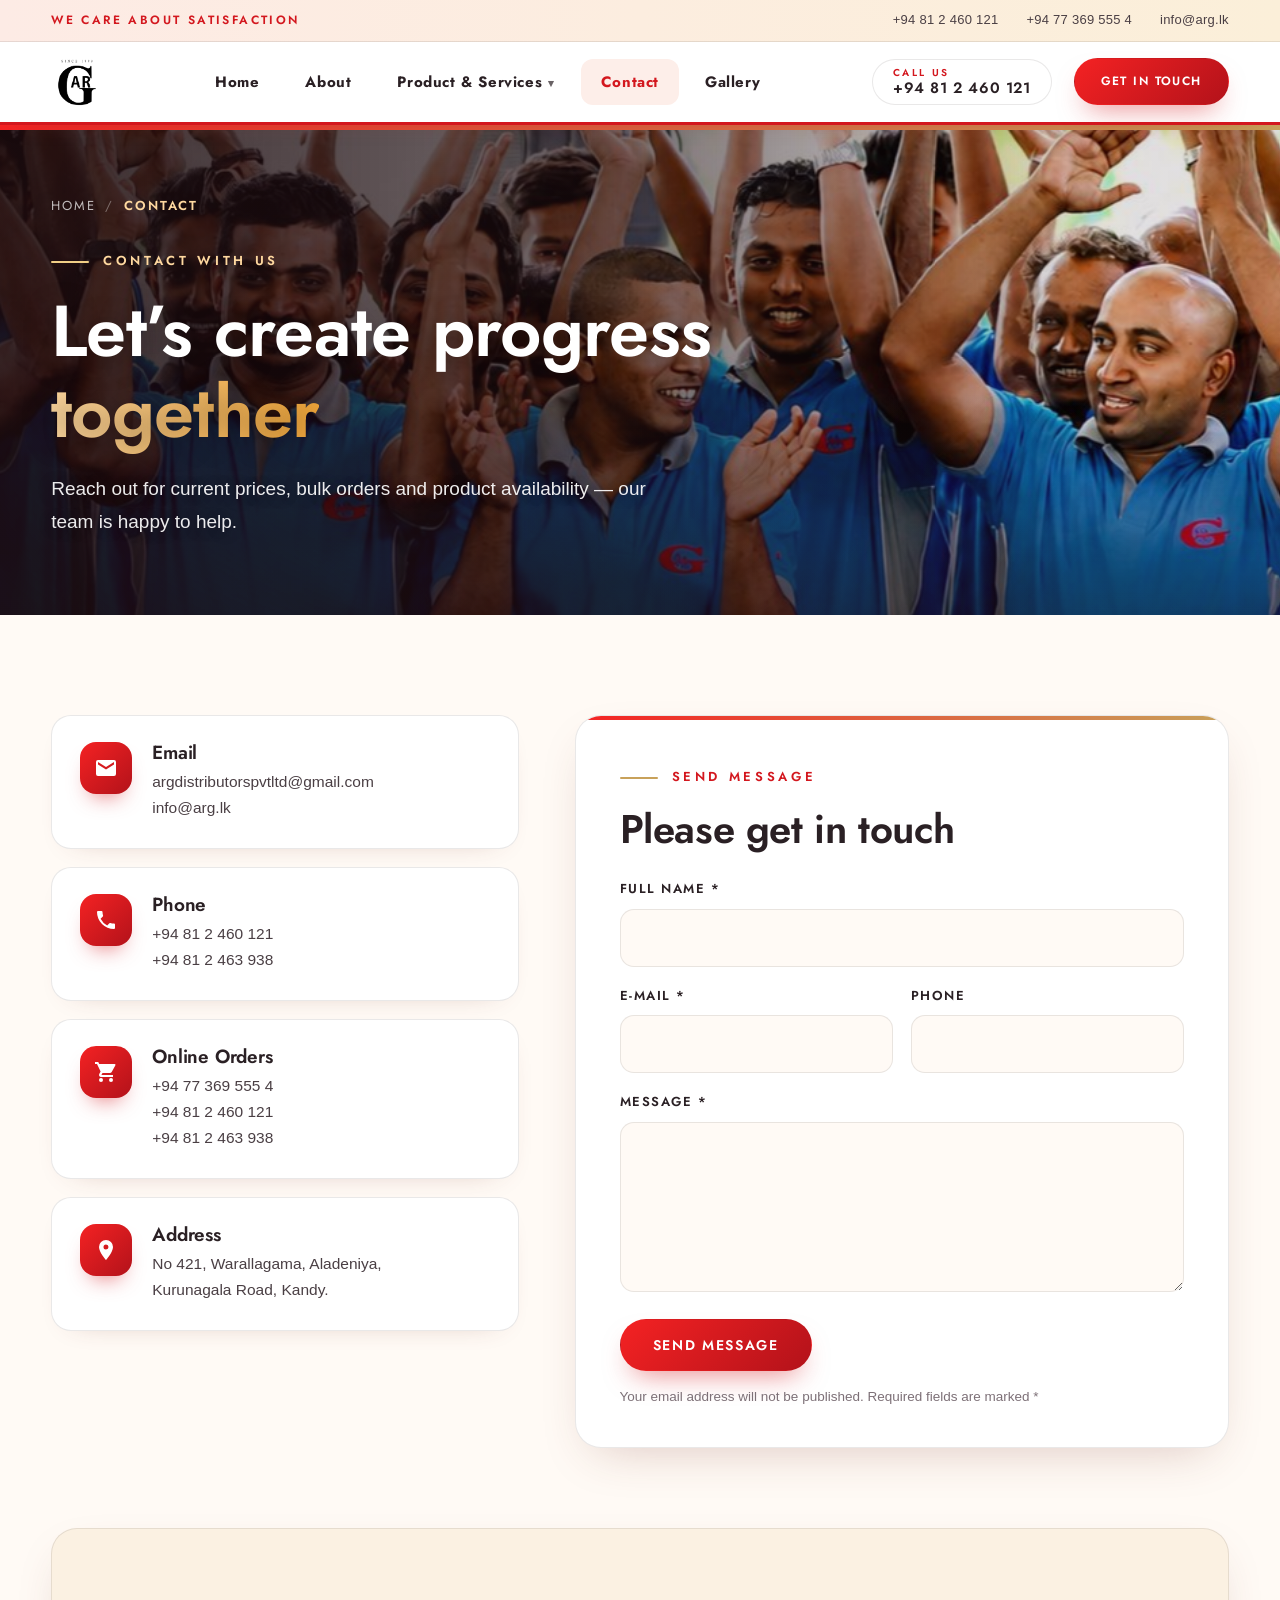
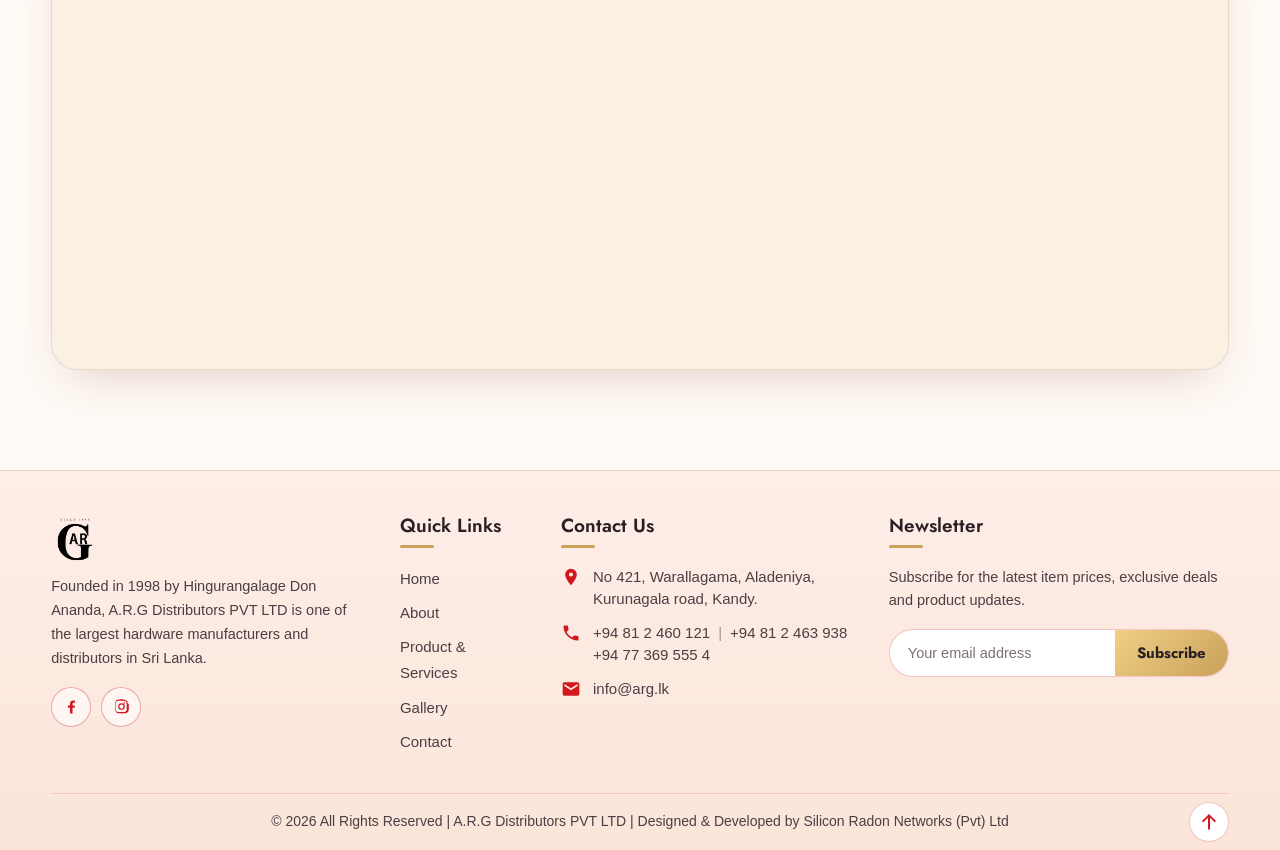
<file: contact.html>
<!DOCTYPE html>
<html lang="en">
<head>
  <meta charset="utf-8">
  <meta name="viewport" content="width=device-width, initial-scale=1">
  <title>Contact – ARG | A.R.G Distributors PVT LTD</title>
  <meta name="description" content="Contact A.R.G Distributors PVT LTD in Kandy, Sri Lanka for the latest item prices, bulk orders and online orders.">
  <meta name="theme-color" content="#d3171e">
  <meta property="og:title" content="Contact – ARG | A.R.G Distributors PVT LTD">
  <meta property="og:description" content="Contact A.R.G Distributors PVT LTD in Kandy, Sri Lanka for the latest item prices, bulk orders and online orders.">
  <meta property="og:type" content="website">
  <meta property="og:image" content="assets/images/team.jpg">
  <link rel="icon" href="assets/images/favicon.ico" type="image/x-icon">
  <link rel="preconnect" href="https://fonts.googleapis.com">
  <link rel="preconnect" href="https://fonts.gstatic.com" crossorigin>
  <link rel="stylesheet" href="https://fonts.googleapis.com/css2?family=Jost:wght@400;500;600;700&display=swap">
  <link rel="stylesheet" href="assets/css/premium.css">
</head>
<body>

  <!-- Top bar -->
  <div class="topbar">
    <div class="container">
      <span class="tag">We Care About Satisfaction</span>
      <div>
        <a href="tel:+94812460121">+94 81 2 460 121</a>
        <a href="tel:+94773695554">+94 77 369 555 4</a>
        <a href="mailto:info@arg.lk">info@arg.lk</a>
      </div>
    </div>
  </div>

  <!-- Header -->
  <header class="header">
    <div class="container">
      <a href="index.html" class="logo" aria-label="ARG home">
        <img src="assets/images/logo/arg-logo-white-since-19998.png" data-remote="https://www.arg.lk/wp-content/uploads/2024/07/arg-logo-white-since-19998.png" alt="ARG – A.R.G Distributors">
      </a>
      <ul class="nav" id="nav">
        <li><a href="index.html">Home</a></li>
        <li><a href="about.html">About</a></li>
        <li class="has-dd">
          <a href="index.html#distributions">Product &amp; Services</a>
          <div class="dd">
            <div class="dd-title">Our Products</div>
            <a href="index.html#companies">Ananda PVC</a>
            <a href="index.html#companies">RAPID Enterprises</a>
            <a href="index.html#companies">Stirrups Manufacturing</a>
            <div class="dd-title">Our Services</div>
            <a href="index.html#companies">A.R.G Hardware</a>
            <a href="index.html#companies">A.R.G Ceramic &amp; Power Tools Center</a>
            <a href="index.html#companies">Golden Paints</a>
            <div class="dd-title">Our Distributions</div>
            <a href="index.html#distributions">JAT Holdings PLC</a>
            <a href="index.html#distributions">INSEE Mahaweli Marine Cement</a>
            <a href="index.html#distributions">IDEA Metals Limited</a>
            <a href="index.html#distributions">NEMSU PVC</a>
            <a href="index.html#distributions">Lankem</a>
            <a href="index.html#distributions">Lanka Tiles</a>
          </div>
        </li>
        <li><a href="contact.html" class="active">Contact</a></li>
        <li><a href="gallery.html">Gallery</a></li>
      </ul>
      <div class="header-cta">
        <a href="tel:+94812460121" class="phone"><small>Call Us</small>+94 81 2 460 121</a>
        <a href="contact.html" class="btn btn-primary">Get In Touch</a>
        <button class="burger" id="burger" aria-label="Menu"><span></span><span></span><span></span></button>
      </div>
    </div>
  </header>

  <main id="top">
    <section class="page-hero has-photo" style="--ox:10%;--oy:30%;--z:1.7">
      <img class="ph-img" src="assets/images/team.jpg" srcset="assets/images/team-900.jpg 900w, assets/images/team.jpg 1672w" sizes="100vw" width="1672" height="941" alt="">
      <div class="container ph-copy">
        <nav class="crumbs reveal" aria-label="Breadcrumb"><a href="index.html">Home</a><span>/</span><b>Contact</b></nav>
        <div class="eyebrow reveal d1">Contact With Us</div>
        <h1 class="reveal d1">Let’s create progress <em>together</em></h1>
        <p class="lead reveal d2">Reach out for current prices, bulk orders and product availability — our team is happy to help.</p>
      </div>
    </section>

    <section class="section contact" id="contact">
      <div class="container contact-grid">
        <div class="contact-info">
          <article class="info-card reveal">
            <span class="ico"><svg viewBox="0 0 24 24"><path d="M20 4H4a2 2 0 0 0-2 2v12a2 2 0 0 0 2 2h16a2 2 0 0 0 2-2V6a2 2 0 0 0-2-2zm0 4.500-8 5-8-5V6l8 5 8-5v2.500z"/></svg></span>
            <div><h3>Email</h3>
              <p><a href="mailto:argdistributorspvtltd@gmail.com">argdistributorspvtltd@gmail.com</a><br><a href="mailto:info@arg.lk">info@arg.lk</a></p></div>
          </article>
          <article class="info-card reveal d1">
            <span class="ico"><svg viewBox="0 0 24 24"><path d="M6.600 10.800a15.100 15.100 0 0 0 6.600 6.600l2.200-2.200a1 1 0 0 1 1-.25c1.100.37 2.300.57 3.600.57a1 1 0 0 1 1 1V20a1 1 0 0 1-1 1A17 17 0 0 1 3 4a1 1 0 0 1 1-1h3.500a1 1 0 0 1 1 1c0 1.250.2 2.450.57 3.600a1 1 0 0 1-.25 1z"/></svg></span>
            <div><h3>Phone</h3>
              <p><a href="tel:+94812460121">+94 81 2 460 121</a><br><a href="tel:+94812463938">+94 81 2 463 938</a></p></div>
          </article>
          <article class="info-card reveal d2">
            <span class="ico"><svg viewBox="0 0 24 24"><path d="M7 18a2 2 0 1 0 0 4 2 2 0 0 0 0-4zm10 0a2 2 0 1 0 0 4 2 2 0 0 0 0-4zM1 2v2h2l3.600 7.600-1.350 2.450A2 2 0 0 0 7 17h12v-2H7.400l1.100-2h7.450a2 2 0 0 0 1.750-1.030l3.580-6.490A1 1 0 0 0 20.400 4H5.200l-.940-2H1z"/></svg></span>
            <div><h3>Online Orders</h3>
              <p><a href="tel:+94773695554">+94 77 369 555 4</a><br><a href="tel:+94812460121">+94 81 2 460 121</a><br><a href="tel:+94812463938">+94 81 2 463 938</a></p></div>
          </article>
          <article class="info-card reveal d3">
            <span class="ico"><svg viewBox="0 0 24 24"><path d="M12 2a7 7 0 0 0-7 7c0 5.250 7 13 7 13s7-7.750 7-13a7 7 0 0 0-7-7zm0 9.500A2.500 2.500 0 1 1 12 6.500a2.500 2.500 0 0 1 0 5z"/></svg></span>
            <div><h3>Address</h3>
              <p>No 421, Warallagama, Aladeniya,<br>Kurunagala Road, Kandy.</p></div>
          </article>
        </div>

        <div class="form-card reveal d1">
          <div class="eyebrow">Send Message</div>
          <h2>Please get in touch</h2>
          <form id="contactForm" data-recipient="info@arg.lk" novalidate>
            <div class="field"><label for="cf-name">Full name *</label><input id="cf-name" name="name" type="text" autocomplete="name" required></div>
            <div class="field-row">
              <div class="field"><label for="cf-email">E-mail *</label><input id="cf-email" name="email" type="email" autocomplete="email" required></div>
              <div class="field"><label for="cf-phone">Phone</label><input id="cf-phone" name="phone" type="tel" autocomplete="tel"></div>
            </div>
            <div class="field"><label for="cf-msg">Message *</label><textarea id="cf-msg" name="message" rows="5" required></textarea></div>
            <button type="submit" class="btn btn-primary">Send Message</button>
            <p class="form-note" id="formNote" role="status">Your email address will not be published. Required fields are marked *</p>
          </form>
        </div>
      </div>
    </section>

    <section class="map-section">
      <div class="container reveal">
        <div class="map-frame">
          <iframe title="A.R.G Distributors (Pvt) Ltd on Google Maps" loading="lazy" referrerpolicy="no-referrer-when-downgrade"
            src="https://maps.google.com/maps?q=A.R.G%20Distributors%20%28Pvt%29%20Ltd%2C%20421%2CAladeniya%20Werellagama%2C%20Aladeniya%2020080%2C%20Sri%20Lanka&amp;t=m&amp;z=14&amp;output=embed&amp;iwloc=near"></iframe>
        </div>
      </div>
    </section>
  </main>

  <!-- Footer -->
  <footer class="footer">
    <div class="container footer-top">
      <div>
        <a href="index.html" class="f-logo"><img src="assets/images/logo/arg-logo-white-since-19998.png" data-remote="https://www.arg.lk/wp-content/uploads/2024/07/arg-logo-white-since-19998.png" alt="ARG"></a>
        <p>Founded in 1998 by Hingurangalage Don Ananda, A.R.G Distributors PVT LTD is one of the largest hardware manufacturers and distributors in Sri Lanka.</p>
        <div class="social">
          <a href="https://www.facebook.com/argdistributorspvtltd" aria-label="Facebook" target="_blank" rel="noopener"><svg viewBox="0 0 24 24"><path d="M13.5 22v-8.2h2.8l.5-3.3h-3.3V8.4c0-.9.4-1.7 1.8-1.7h1.6V3.8S15.6 3.5 14.3 3.5c-2.7 0-4.4 1.6-4.4 4.6v2.4H7v3.3h2.9V22h3.6z"/></svg></a>
          <a href="https://www.instagram.com/goldenpaints.lk" aria-label="Instagram" target="_blank" rel="noopener"><svg viewBox="0 0 24 24"><path d="M12 7.3A4.7 4.7 0 1 0 12 16.7 4.7 4.7 0 0 0 12 7.3zm0 7.7a3 3 0 1 1 0-6 3 3 0 0 1 0 6zm5-7.9a1.1 1.1 0 1 1-2.2 0 1.1 1.1 0 0 1 2.2 0zM21 8.1c-.1-1.6-.4-3-1.6-4.2S16.7 2.1 15.1 2C13.5 1.9 10.5 1.9 8.9 2 7.3 2.1 5.9 2.4 4.7 3.6S3 6.5 2.9 8.1c-.1 1.6-.1 6.200 0 7.800.1 1.600.4 3 1.600 4.200s2.600 1.500 4.200 1.600c1.600.1 6.200.1 7.800 0 1.600-.1 3-.4 4.200-1.600s1.500-2.600 1.600-4.200c.1-1.600.1-6.200 0-7.800zm-2 9.500a3.200 3.200 0 0 1-1.800 1.800c-1.300.5-4.300.4-5.700.4s-4.400.1-5.700-.4A3.200 3.200 0 0 1 4 17.600c-.5-1.300-.4-4.300-.4-5.700s-.1-4.400.4-5.700A3.200 3.200 0 0 1 5.800 4.400c1.300-.5 4.300-.4 5.700-.4s4.400-.1 5.700.4A3.200 3.200 0 0 1 19 6.200c.5 1.300.4 4.300.4 5.700s.1 4.400-.4 5.700z"/></svg></a>
        </div>
      </div>
      <div>
        <h4>Quick Links</h4>
        <ul class="links">
          <li><a href="index.html">Home</a></li>
          <li><a href="about.html">About</a></li>
          <li><a href="index.html#distributions">Product &amp; Services</a></li>
          <li><a href="gallery.html">Gallery</a></li>
          <li><a href="contact.html">Contact</a></li>
        </ul>
      </div>
      <div>
        <h4>Contact Us</h4>
        <div class="c-line"><span class="c-ico"><svg viewBox="0 0 24 24"><path d="M12 2a7 7 0 0 0-7 7c0 5.250 7 13 7 13s7-7.750 7-13a7 7 0 0 0-7-7zm0 9.500A2.500 2.500 0 1 1 12 6.500a2.500 2.500 0 0 1 0 5z"/></svg></span><span>No 421, Warallagama, Aladeniya, Kurunagala road, Kandy.</span></div>
        <div class="c-line"><span class="c-ico"><svg viewBox="0 0 24 24"><path d="M6.600 10.800a15.100 15.100 0 0 0 6.600 6.600l2.200-2.200a1 1 0 0 1 1-.25c1.100.37 2.300.57 3.600.57a1 1 0 0 1 1 1V20a1 1 0 0 1-1 1A17 17 0 0 1 3 4a1 1 0 0 1 1-1h3.500a1 1 0 0 1 1 1c0 1.250.2 2.450.57 3.600a1 1 0 0 1-.25 1z"/></svg></span><span><a href="tel:+94812460121">+94 81 2 460 121</a><span class="sep">|</span><a href="tel:+94812463938">+94 81 2 463 938</a><br><a href="tel:+94773695554">+94 77 369 555 4</a></span></div>
        <div class="c-line"><span class="c-ico"><svg viewBox="0 0 24 24"><path d="M20 4H4a2 2 0 0 0-2 2v12a2 2 0 0 0 2 2h16a2 2 0 0 0 2-2V6a2 2 0 0 0-2-2zm0 4.500-8 5-8-5V6l8 5 8-5v2.500z"/></svg></span><span><a href="mailto:info@arg.lk">info@arg.lk</a></span></div>
      </div>
      <div>
        <h4>Newsletter</h4>
        <p>Subscribe for the latest item prices, exclusive deals and product updates.</p>
        <form class="f-form" id="newsForm">
          <input type="email" placeholder="Your email address" aria-label="Email address" required>
          <button type="submit">Subscribe</button>
        </form>
        <div class="f-note" id="newsNote">Thank you! We will be in touch soon.</div>
      </div>
    </div>

    <div class="container footer-bottom">
      <a href="#top" class="up" aria-label="Back to top"><svg viewBox="0 0 24 24"><path d="M12 20V4M5 11l7-7 7 7"/></svg></a>
      © 2026 All Rights Reserved | A.R.G Distributors PVT LTD | Designed &amp; Developed by Silicon Radon Networks (Pvt) Ltd
    </div>
  </footer>

  <script src="assets/js/premium.js"></script>
</body>
</html>
</file>
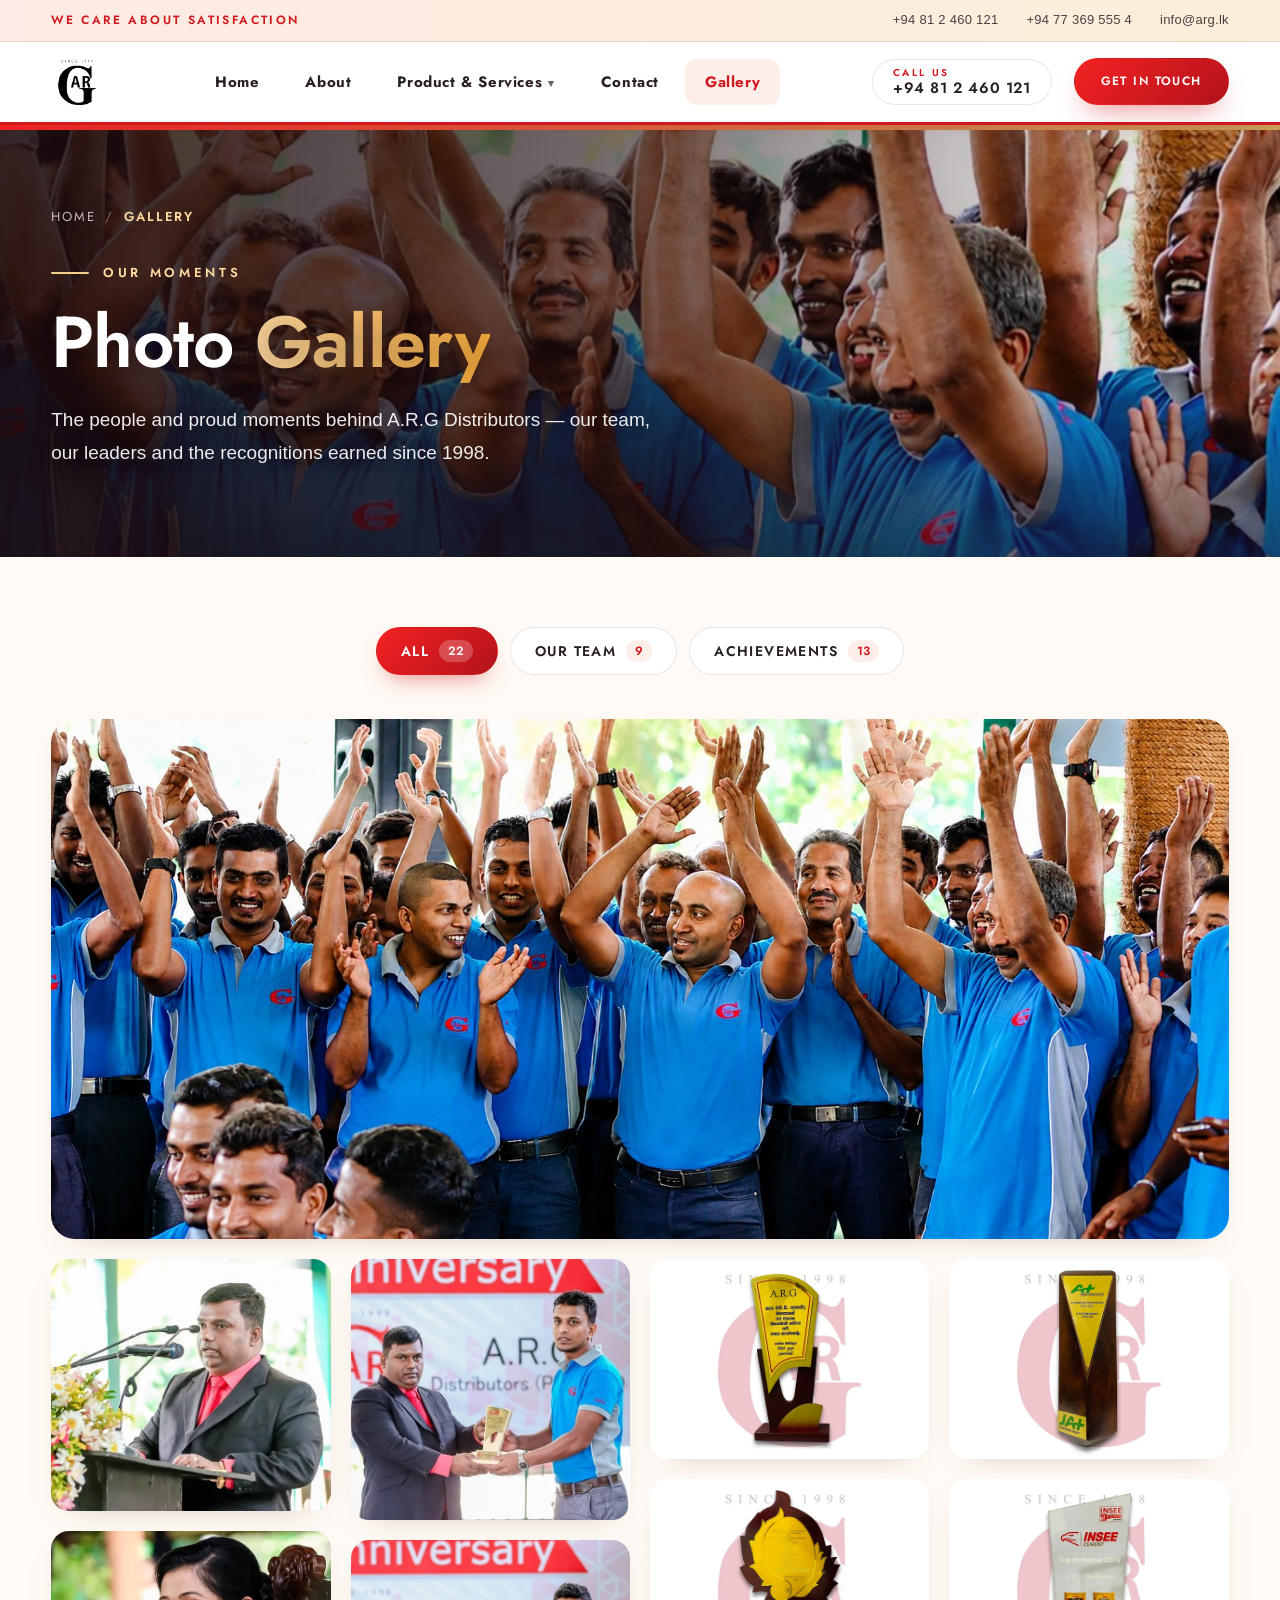
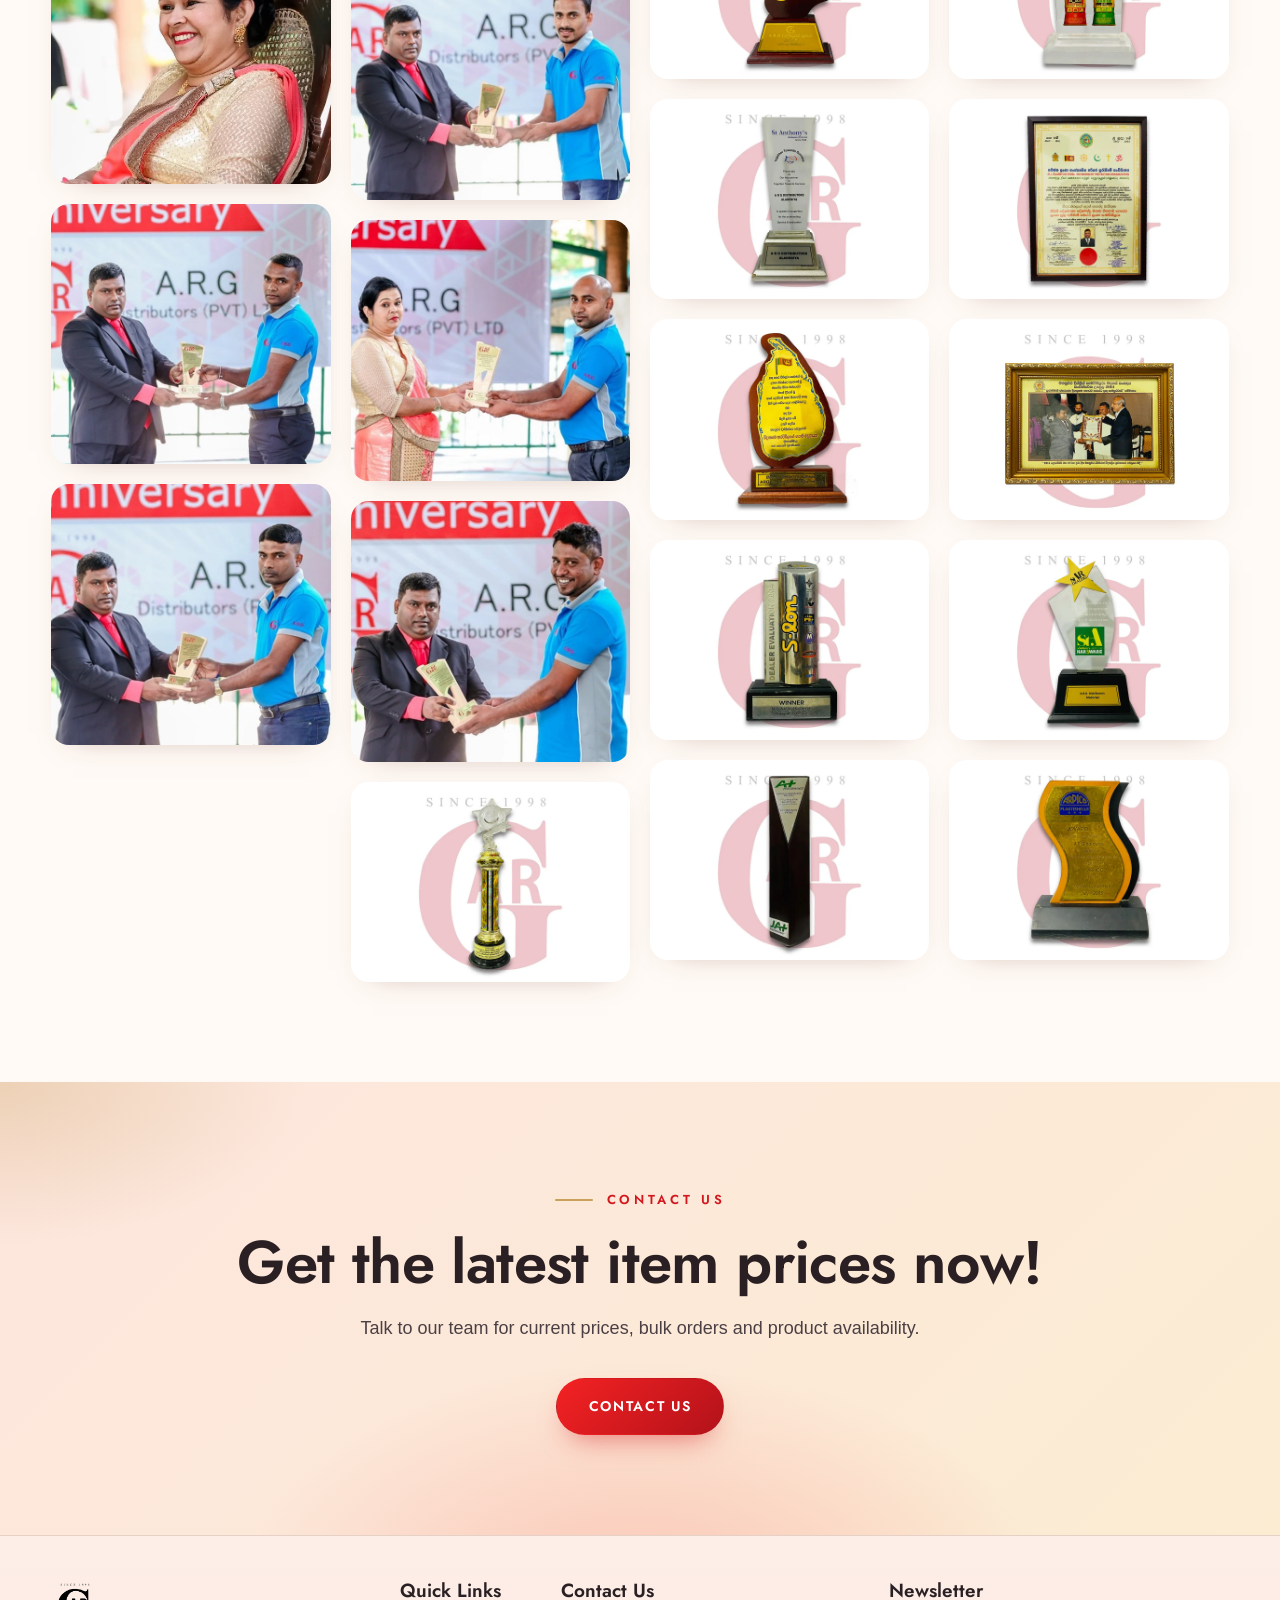
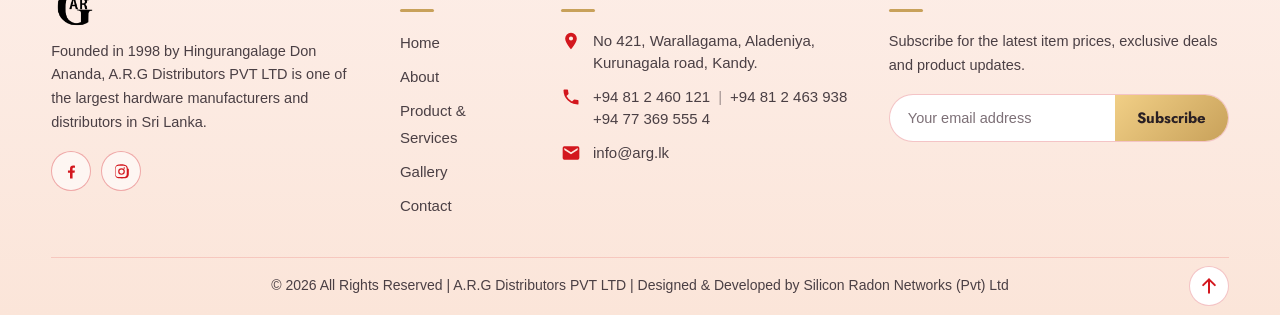
<file: gallery.html>
<!DOCTYPE html>
<html lang="en">
<head>
  <meta charset="utf-8">
  <meta name="viewport" content="width=device-width, initial-scale=1">
  <title>Gallery – ARG | Our Team &amp; Achievements</title>
  <meta name="description" content="Photos of the A.R.G Distributors team, management and the trophies and recognitions earned since 1998.">
  <meta name="theme-color" content="#d3171e">
  <meta property="og:title" content="Gallery – ARG | Our Team &amp; Achievements">
  <meta property="og:description" content="Photos of the A.R.G Distributors team, management and the trophies and recognitions earned since 1998.">
  <meta property="og:type" content="website">
  <meta property="og:image" content="assets/images/team.jpg">
  <link rel="icon" href="assets/images/favicon.ico" type="image/x-icon">
  <link rel="preconnect" href="https://fonts.googleapis.com">
  <link rel="preconnect" href="https://fonts.gstatic.com" crossorigin>
  <link rel="stylesheet" href="https://fonts.googleapis.com/css2?family=Jost:wght@400;500;600;700&display=swap">
  <link rel="stylesheet" href="assets/css/premium.css">
</head>
<body>

  <!-- Top bar -->
  <div class="topbar">
    <div class="container">
      <span class="tag">We Care About Satisfaction</span>
      <div>
        <a href="tel:+94812460121">+94 81 2 460 121</a>
        <a href="tel:+94773695554">+94 77 369 555 4</a>
        <a href="mailto:info@arg.lk">info@arg.lk</a>
      </div>
    </div>
  </div>

  <!-- Header -->
  <header class="header">
    <div class="container">
      <a href="index.html" class="logo" aria-label="ARG home">
        <img src="assets/images/logo/arg-logo-white-since-19998.png" data-remote="https://www.arg.lk/wp-content/uploads/2024/07/arg-logo-white-since-19998.png" alt="ARG – A.R.G Distributors">
      </a>
      <ul class="nav" id="nav">
        <li><a href="index.html">Home</a></li>
        <li><a href="about.html">About</a></li>
        <li class="has-dd">
          <a href="index.html#distributions">Product &amp; Services</a>
          <div class="dd">
            <div class="dd-title">Our Products</div>
            <a href="index.html#companies">Ananda PVC</a>
            <a href="index.html#companies">RAPID Enterprises</a>
            <a href="index.html#companies">Stirrups Manufacturing</a>
            <div class="dd-title">Our Services</div>
            <a href="index.html#companies">A.R.G Hardware</a>
            <a href="index.html#companies">A.R.G Ceramic &amp; Power Tools Center</a>
            <a href="index.html#companies">Golden Paints</a>
            <div class="dd-title">Our Distributions</div>
            <a href="index.html#distributions">JAT Holdings PLC</a>
            <a href="index.html#distributions">INSEE Mahaweli Marine Cement</a>
            <a href="index.html#distributions">IDEA Metals Limited</a>
            <a href="index.html#distributions">NEMSU PVC</a>
            <a href="index.html#distributions">Lankem</a>
            <a href="index.html#distributions">Lanka Tiles</a>
          </div>
        </li>
        <li><a href="contact.html">Contact</a></li>
        <li><a href="gallery.html" class="active">Gallery</a></li>
      </ul>
      <div class="header-cta">
        <a href="tel:+94812460121" class="phone"><small>Call Us</small>+94 81 2 460 121</a>
        <a href="contact.html" class="btn btn-primary">Get In Touch</a>
        <button class="burger" id="burger" aria-label="Menu"><span></span><span></span><span></span></button>
      </div>
    </div>
  </header>

  <main id="top">
    <section class="page-hero has-photo" style="--ox:94%;--oy:30%;--z:1.7">
      <img class="ph-img" src="assets/images/team.jpg" srcset="assets/images/team-900.jpg 900w, assets/images/team.jpg 1672w" sizes="100vw" width="1672" height="941" alt="">
      <div class="container ph-copy">
        <nav class="crumbs reveal" aria-label="Breadcrumb"><a href="index.html">Home</a><span>/</span><b>Gallery</b></nav>
        <div class="eyebrow reveal d1">Our Moments</div>
        <h1 class="reveal d1">Photo <em>Gallery</em></h1>
        <p class="lead reveal d2">The people and proud moments behind A.R.G Distributors — our team, our leaders and the recognitions earned since 1998.</p>
      </div>
    </section>

    <section class="section gallery" id="gallery">
      <div class="container">
        <div class="g-filters reveal" role="tablist" aria-label="Filter photos">
          <button type="button" class="on" data-filter="all">All <b>22</b></button>
          <button type="button" data-filter="team">Our Team <b>9</b></button>
          <button type="button" data-filter="awards">Achievements <b>13</b></button>
        </div>
        <div class="g-grid" id="gGrid">
          <figure class="g-item wide" data-cat="team">
            <button type="button" data-lightbox="assets/images/team.jpg" data-remote="assets/images/team.jpg" data-caption="The ARG team celebrating together" aria-label="View: The ARG team celebrating together"><img loading="lazy" src="assets/images/team.jpg" data-remote="assets/images/team.jpg" alt="The ARG team celebrating together"><span class="g-cap">The ARG team celebrating together</span></button>
          </figure>
          <figure class="g-item " data-cat="team">
            <button type="button" data-lightbox="assets/images/people/27788830_1841068002631217_7409809263613166531_o-1-1-e1672326461621-1.webp" data-remote="https://www.arg.lk/wp-content/uploads/2024/07/27788830_1841068002631217_7409809263613166531_o-1-1-e1672326461621-1.webp" data-caption="Mr. H D Ananda – Founder & Director" aria-label="View: Mr. H D Ananda – Founder & Director"><img loading="lazy" src="assets/images/people/27788830_1841068002631217_7409809263613166531_o-1-1-e1672326461621-1.webp" data-remote="https://www.arg.lk/wp-content/uploads/2024/07/27788830_1841068002631217_7409809263613166531_o-1-1-e1672326461621-1.webp" alt="Mr. H D Ananda – Founder & Director"><span class="g-cap">Mr. H D Ananda – Founder & Director</span></button>
          </figure>
          <figure class="g-item " data-cat="team">
            <button type="button" data-lightbox="assets/images/people/27788581_1841168602621157_6185155260942098875_o-e1672326580166-1.webp" data-remote="https://www.arg.lk/wp-content/uploads/2024/07/27788581_1841168602621157_6185155260942098875_o-e1672326580166-1.webp" data-caption="Mrs. Gayani Madanayake – Co Founder" aria-label="View: Mrs. Gayani Madanayake – Co Founder"><img loading="lazy" src="assets/images/people/27788581_1841168602621157_6185155260942098875_o-e1672326580166-1.webp" data-remote="https://www.arg.lk/wp-content/uploads/2024/07/27788581_1841168602621157_6185155260942098875_o-e1672326580166-1.webp" alt="Mrs. Gayani Madanayake – Co Founder"><span class="g-cap">Mrs. Gayani Madanayake – Co Founder</span></button>
          </figure>
          <figure class="g-item " data-cat="team">
            <button type="button" data-lightbox="assets/images/people/1-1.webp" data-remote="https://www.arg.lk/wp-content/uploads/2024/07/1-1.webp" data-caption="Mr. H.D Nissanka – Production Manager, Ananda PVC" aria-label="View: Mr. H.D Nissanka – Production Manager, Ananda PVC"><img loading="lazy" src="assets/images/people/1-1.webp" data-remote="https://www.arg.lk/wp-content/uploads/2024/07/1-1.webp" alt="Mr. H.D Nissanka – Production Manager, Ananda PVC"><span class="g-cap">Mr. H.D Nissanka – Production Manager, Ananda PVC</span></button>
          </figure>
          <figure class="g-item " data-cat="team">
            <button type="button" data-lightbox="assets/images/people/2-1.webp" data-remote="https://www.arg.lk/wp-content/uploads/2024/07/2-1.webp" data-caption="Mr. Milanga Bandara – Sales Manager, A.R.G Distributions" aria-label="View: Mr. Milanga Bandara – Sales Manager, A.R.G Distributions"><img loading="lazy" src="assets/images/people/2-1.webp" data-remote="https://www.arg.lk/wp-content/uploads/2024/07/2-1.webp" alt="Mr. Milanga Bandara – Sales Manager, A.R.G Distributions"><span class="g-cap">Mr. Milanga Bandara – Sales Manager, A.R.G Distributions</span></button>
          </figure>
          <figure class="g-item " data-cat="team">
            <button type="button" data-lightbox="assets/images/people/3-1.webp" data-remote="https://www.arg.lk/wp-content/uploads/2024/07/3-1.webp" data-caption="Mr. Nandana Karurarathna – Sales Manager, A.R.G Hardware" aria-label="View: Mr. Nandana Karurarathna – Sales Manager, A.R.G Hardware"><img loading="lazy" src="assets/images/people/3-1.webp" data-remote="https://www.arg.lk/wp-content/uploads/2024/07/3-1.webp" alt="Mr. Nandana Karurarathna – Sales Manager, A.R.G Hardware"><span class="g-cap">Mr. Nandana Karurarathna – Sales Manager, A.R.G Hardware</span></button>
          </figure>
          <figure class="g-item " data-cat="team">
            <button type="button" data-lightbox="assets/images/people/4-1.webp" data-remote="https://www.arg.lk/wp-content/uploads/2024/07/4-1.webp" data-caption="Mr. Anurudha Rathnayake – Sales Manager, A.R.G Distributions" aria-label="View: Mr. Anurudha Rathnayake – Sales Manager, A.R.G Distributions"><img loading="lazy" src="assets/images/people/4-1.webp" data-remote="https://www.arg.lk/wp-content/uploads/2024/07/4-1.webp" alt="Mr. Anurudha Rathnayake – Sales Manager, A.R.G Distributions"><span class="g-cap">Mr. Anurudha Rathnayake – Sales Manager, A.R.G Distributions</span></button>
          </figure>
          <figure class="g-item " data-cat="team">
            <button type="button" data-lightbox="assets/images/people/5-1.webp" data-remote="https://www.arg.lk/wp-content/uploads/2024/07/5-1.webp" data-caption="Mr. Amila Dinesh – Sales Manager & HR Manager, A.R.G Distributions" aria-label="View: Mr. Amila Dinesh – Sales Manager & HR Manager, A.R.G Distributions"><img loading="lazy" src="assets/images/people/5-1.webp" data-remote="https://www.arg.lk/wp-content/uploads/2024/07/5-1.webp" alt="Mr. Amila Dinesh – Sales Manager & HR Manager, A.R.G Distributions"><span class="g-cap">Mr. Amila Dinesh – Sales Manager & HR Manager, A.R.G Distributions</span></button>
          </figure>
          <figure class="g-item " data-cat="team">
            <button type="button" data-lightbox="assets/images/people/6-1.webp" data-remote="https://www.arg.lk/wp-content/uploads/2024/07/6-1.webp" data-caption="Mr. Asanka – Sales Manager, A.R.G Ceramic Center" aria-label="View: Mr. Asanka – Sales Manager, A.R.G Ceramic Center"><img loading="lazy" src="assets/images/people/6-1.webp" data-remote="https://www.arg.lk/wp-content/uploads/2024/07/6-1.webp" alt="Mr. Asanka – Sales Manager, A.R.G Ceramic Center"><span class="g-cap">Mr. Asanka – Sales Manager, A.R.G Ceramic Center</span></button>
          </figure>
          <figure class="g-item " data-cat="awards">
            <button type="button" data-lightbox="assets/images/awards/Trophy-From-Galagedara-Police_result.webp" data-remote="https://www.arg.lk/wp-content/uploads/2024/07/Trophy-From-Galagedara-Police_result.webp" data-caption="Trophy from Galagedara Police" aria-label="View: Trophy from Galagedara Police"><img loading="lazy" src="assets/images/awards/Trophy-From-Galagedara-Police_result.webp" data-remote="https://www.arg.lk/wp-content/uploads/2024/07/Trophy-From-Galagedara-Police_result.webp" alt="Trophy from Galagedara Police"><span class="g-cap">Trophy from Galagedara Police</span></button>
          </figure>
          <figure class="g-item " data-cat="awards">
            <button type="button" data-lightbox="assets/images/awards/An-Appreciation-Trophy-From-the-Staff-Of-ARG_result.webp" data-remote="https://www.arg.lk/wp-content/uploads/2024/07/An-Appreciation-Trophy-From-the-Staff-Of-ARG_result.webp" data-caption="Appreciation trophy from the staff of ARG" aria-label="View: Appreciation trophy from the staff of ARG"><img loading="lazy" src="assets/images/awards/An-Appreciation-Trophy-From-the-Staff-Of-ARG_result.webp" data-remote="https://www.arg.lk/wp-content/uploads/2024/07/An-Appreciation-Trophy-From-the-Staff-Of-ARG_result.webp" alt="Appreciation trophy from the staff of ARG"><span class="g-cap">Appreciation trophy from the staff of ARG</span></button>
          </figure>
          <figure class="g-item " data-cat="awards">
            <button type="button" data-lightbox="assets/images/awards/An-Appreciation-Trophy-From-the-Staff-Of-ARG-2013_result.webp" data-remote="https://www.arg.lk/wp-content/uploads/2024/07/An-Appreciation-Trophy-From-the-Staff-Of-ARG-2013_result.webp" data-caption="Appreciation trophy from the staff of ARG, 2013" aria-label="View: Appreciation trophy from the staff of ARG, 2013"><img loading="lazy" src="assets/images/awards/An-Appreciation-Trophy-From-the-Staff-Of-ARG-2013_result.webp" data-remote="https://www.arg.lk/wp-content/uploads/2024/07/An-Appreciation-Trophy-From-the-Staff-Of-ARG-2013_result.webp" alt="Appreciation trophy from the staff of ARG, 2013"><span class="g-cap">Appreciation trophy from the staff of ARG, 2013</span></button>
          </figure>
          <figure class="g-item " data-cat="awards">
            <button type="button" data-lightbox="assets/images/awards/Together-Towards-Success-Trophy_result.webp" data-remote="https://www.arg.lk/wp-content/uploads/2024/07/Together-Towards-Success-Trophy_result.webp" data-caption="Together Towards Success trophy" aria-label="View: Together Towards Success trophy"><img loading="lazy" src="assets/images/awards/Together-Towards-Success-Trophy_result.webp" data-remote="https://www.arg.lk/wp-content/uploads/2024/07/Together-Towards-Success-Trophy_result.webp" alt="Together Towards Success trophy"><span class="g-cap">Together Towards Success trophy</span></button>
          </figure>
          <figure class="g-item " data-cat="awards">
            <button type="button" data-lightbox="assets/images/awards/An-Appreciation-Trophy_result.webp" data-remote="https://www.arg.lk/wp-content/uploads/2024/07/An-Appreciation-Trophy_result.webp" data-caption="Appreciation trophy" aria-label="View: Appreciation trophy"><img loading="lazy" src="assets/images/awards/An-Appreciation-Trophy_result.webp" data-remote="https://www.arg.lk/wp-content/uploads/2024/07/An-Appreciation-Trophy_result.webp" alt="Appreciation trophy"><span class="g-cap">Appreciation trophy</span></button>
          </figure>
          <figure class="g-item " data-cat="awards">
            <button type="button" data-lightbox="assets/images/awards/S-LON-Dealer-Evaluation-Trophy-2004_result.webp" data-remote="https://www.arg.lk/wp-content/uploads/2024/07/S-LON-Dealer-Evaluation-Trophy-2004_result.webp" data-caption="S-LON Dealer Evaluation trophy, 2004" aria-label="View: S-LON Dealer Evaluation trophy, 2004"><img loading="lazy" src="assets/images/awards/S-LON-Dealer-Evaluation-Trophy-2004_result.webp" data-remote="https://www.arg.lk/wp-content/uploads/2024/07/S-LON-Dealer-Evaluation-Trophy-2004_result.webp" alt="S-LON Dealer Evaluation trophy, 2004"><span class="g-cap">S-LON Dealer Evaluation trophy, 2004</span></button>
          </figure>
          <figure class="g-item " data-cat="awards">
            <button type="button" data-lightbox="assets/images/awards/2015-2016-1st-Runner-Up-of-the-Best-Distribuotr-Of-JAT-Holdings-PLC_result-1.webp" data-remote="https://www.arg.lk/wp-content/uploads/2024/07/2015-2016-1st-Runner-Up-of-the-Best-Distribuotr-Of-JAT-Holdings-PLC_result-1.webp" data-caption="1st Runner-Up, Best Distributor of JAT Holdings PLC, 2015–2016" aria-label="View: 1st Runner-Up, Best Distributor of JAT Holdings PLC, 2015–2016"><img loading="lazy" src="assets/images/awards/2015-2016-1st-Runner-Up-of-the-Best-Distribuotr-Of-JAT-Holdings-PLC_result-1.webp" data-remote="https://www.arg.lk/wp-content/uploads/2024/07/2015-2016-1st-Runner-Up-of-the-Best-Distribuotr-Of-JAT-Holdings-PLC_result-1.webp" alt="1st Runner-Up, Best Distributor of JAT Holdings PLC, 2015–2016"><span class="g-cap">1st Runner-Up, Best Distributor of JAT Holdings PLC, 2015–2016</span></button>
          </figure>
          <figure class="g-item " data-cat="awards">
            <button type="button" data-lightbox="assets/images/awards/Outstanding-Performance-Trophy-2015-2016-from-JAT-Holdings-PLC_result.webp" data-remote="https://www.arg.lk/wp-content/uploads/2024/07/Outstanding-Performance-Trophy-2015-2016-from-JAT-Holdings-PLC_result.webp" data-caption="Outstanding Performance trophy from JAT Holdings PLC, 2015–2016" aria-label="View: Outstanding Performance trophy from JAT Holdings PLC, 2015–2016"><img loading="lazy" src="assets/images/awards/Outstanding-Performance-Trophy-2015-2016-from-JAT-Holdings-PLC_result.webp" data-remote="https://www.arg.lk/wp-content/uploads/2024/07/Outstanding-Performance-Trophy-2015-2016-from-JAT-Holdings-PLC_result.webp" alt="Outstanding Performance trophy from JAT Holdings PLC, 2015–2016"><span class="g-cap">Outstanding Performance trophy from JAT Holdings PLC, 2015–2016</span></button>
          </figure>
          <figure class="g-item " data-cat="awards">
            <button type="button" data-lightbox="assets/images/awards/INSEE-Cement-Top-Performer-2019_result.webp" data-remote="https://www.arg.lk/wp-content/uploads/2024/07/INSEE-Cement-Top-Performer-2019_result.webp" data-caption="INSEE Cement Top Performer, 2019" aria-label="View: INSEE Cement Top Performer, 2019"><img loading="lazy" src="assets/images/awards/INSEE-Cement-Top-Performer-2019_result.webp" data-remote="https://www.arg.lk/wp-content/uploads/2024/07/INSEE-Cement-Top-Performer-2019_result.webp" alt="INSEE Cement Top Performer, 2019"><span class="g-cap">INSEE Cement Top Performer, 2019</span></button>
          </figure>
          <figure class="g-item " data-cat="awards">
            <button type="button" data-lightbox="assets/images/awards/Director-Of-A.R.G-Mr.Ananda-Was-Awarded-From-a-Honorary-Name-in-2022_result.webp" data-remote="https://www.arg.lk/wp-content/uploads/2024/07/Director-Of-A.R.G-Mr.Ananda-Was-Awarded-From-a-Honorary-Name-in-2022_result.webp" data-caption="Director Mr. Ananda awarded an honorary name, 2022" aria-label="View: Director Mr. Ananda awarded an honorary name, 2022"><img loading="lazy" src="assets/images/awards/Director-Of-A.R.G-Mr.Ananda-Was-Awarded-From-a-Honorary-Name-in-2022_result.webp" data-remote="https://www.arg.lk/wp-content/uploads/2024/07/Director-Of-A.R.G-Mr.Ananda-Was-Awarded-From-a-Honorary-Name-in-2022_result.webp" alt="Director Mr. Ananda awarded an honorary name, 2022"><span class="g-cap">Director Mr. Ananda awarded an honorary name, 2022</span></button>
          </figure>
          <figure class="g-item " data-cat="awards">
            <button type="button" data-lightbox="assets/images/awards/Director-Of-A.R.G-Mr.Ananda-Was-Awarded-as-Justice-In-Peace-All-Island-in-2014_result.webp" data-remote="https://www.arg.lk/wp-content/uploads/2024/07/Director-Of-A.R.G-Mr.Ananda-Was-Awarded-as-Justice-In-Peace-All-Island-in-2014_result.webp" data-caption="Director Mr. Ananda appointed Justice of the Peace (All Island), 2014" aria-label="View: Director Mr. Ananda appointed Justice of the Peace (All Island), 2014"><img loading="lazy" src="assets/images/awards/Director-Of-A.R.G-Mr.Ananda-Was-Awarded-as-Justice-In-Peace-All-Island-in-2014_result.webp" data-remote="https://www.arg.lk/wp-content/uploads/2024/07/Director-Of-A.R.G-Mr.Ananda-Was-Awarded-as-Justice-In-Peace-All-Island-in-2014_result.webp" alt="Director Mr. Ananda appointed Justice of the Peace (All Island), 2014"><span class="g-cap">Director Mr. Ananda appointed Justice of the Peace (All Island), 2014</span></button>
          </figure>
          <figure class="g-item " data-cat="awards">
            <button type="button" data-lightbox="assets/images/awards/Best-Service-Recognition-Trophy_result.webp" data-remote="https://www.arg.lk/wp-content/uploads/2024/07/Best-Service-Recognition-Trophy_result.webp" data-caption="Best Service Recognition trophy" aria-label="View: Best Service Recognition trophy"><img loading="lazy" src="assets/images/awards/Best-Service-Recognition-Trophy_result.webp" data-remote="https://www.arg.lk/wp-content/uploads/2024/07/Best-Service-Recognition-Trophy_result.webp" alt="Best Service Recognition trophy"><span class="g-cap">Best Service Recognition trophy</span></button>
          </figure>
          <figure class="g-item " data-cat="awards">
            <button type="button" data-lightbox="assets/images/awards/ARPICO-Plastishells-Best-Performing-Trophy-2005_result.webp" data-remote="https://www.arg.lk/wp-content/uploads/2024/07/ARPICO-Plastishells-Best-Performing-Trophy-2005_result.webp" data-caption="ARPICO Plastishells Best Performing trophy, 2005" aria-label="View: ARPICO Plastishells Best Performing trophy, 2005"><img loading="lazy" src="assets/images/awards/ARPICO-Plastishells-Best-Performing-Trophy-2005_result.webp" data-remote="https://www.arg.lk/wp-content/uploads/2024/07/ARPICO-Plastishells-Best-Performing-Trophy-2005_result.webp" alt="ARPICO Plastishells Best Performing trophy, 2005"><span class="g-cap">ARPICO Plastishells Best Performing trophy, 2005</span></button>
          </figure>
        </div>
      </div>
    </section>

    <!-- CTA -->
    <section class="cta" id="get-prices">
      <div class="container reveal">
        <div class="eyebrow">Contact Us</div>
        <h2>Get the latest item prices now!</h2>
        <p>Talk to our team for current prices, bulk orders and product availability.</p>
        <a href="contact.html" class="btn btn-primary">Contact Us</a>
      </div>
    </section>
  </main>

  <!-- Footer -->
  <footer class="footer">
    <div class="container footer-top">
      <div>
        <a href="index.html" class="f-logo"><img src="assets/images/logo/arg-logo-white-since-19998.png" data-remote="https://www.arg.lk/wp-content/uploads/2024/07/arg-logo-white-since-19998.png" alt="ARG"></a>
        <p>Founded in 1998 by Hingurangalage Don Ananda, A.R.G Distributors PVT LTD is one of the largest hardware manufacturers and distributors in Sri Lanka.</p>
        <div class="social">
          <a href="https://www.facebook.com/argdistributorspvtltd" aria-label="Facebook" target="_blank" rel="noopener"><svg viewBox="0 0 24 24"><path d="M13.5 22v-8.2h2.8l.5-3.3h-3.3V8.4c0-.9.4-1.7 1.8-1.7h1.6V3.8S15.6 3.5 14.3 3.5c-2.7 0-4.4 1.6-4.4 4.6v2.4H7v3.3h2.9V22h3.6z"/></svg></a>
          <a href="https://www.instagram.com/goldenpaints.lk" aria-label="Instagram" target="_blank" rel="noopener"><svg viewBox="0 0 24 24"><path d="M12 7.3A4.7 4.7 0 1 0 12 16.7 4.7 4.7 0 0 0 12 7.3zm0 7.7a3 3 0 1 1 0-6 3 3 0 0 1 0 6zm5-7.9a1.1 1.1 0 1 1-2.2 0 1.1 1.1 0 0 1 2.2 0zM21 8.1c-.1-1.6-.4-3-1.6-4.2S16.7 2.1 15.1 2C13.5 1.9 10.5 1.9 8.9 2 7.3 2.1 5.9 2.4 4.7 3.6S3 6.5 2.9 8.1c-.1 1.6-.1 6.200 0 7.800.1 1.600.4 3 1.600 4.200s2.600 1.500 4.200 1.600c1.600.1 6.200.1 7.800 0 1.600-.1 3-.4 4.200-1.600s1.500-2.600 1.600-4.200c.1-1.600.1-6.200 0-7.800zm-2 9.500a3.200 3.200 0 0 1-1.800 1.800c-1.300.5-4.300.4-5.700.4s-4.400.1-5.700-.4A3.200 3.200 0 0 1 4 17.600c-.5-1.300-.4-4.300-.4-5.700s-.1-4.400.4-5.700A3.200 3.200 0 0 1 5.800 4.400c1.300-.5 4.300-.4 5.700-.4s4.400-.1 5.700.4A3.200 3.200 0 0 1 19 6.200c.5 1.300.4 4.300.4 5.700s.1 4.400-.4 5.700z"/></svg></a>
        </div>
      </div>
      <div>
        <h4>Quick Links</h4>
        <ul class="links">
          <li><a href="index.html">Home</a></li>
          <li><a href="about.html">About</a></li>
          <li><a href="index.html#distributions">Product &amp; Services</a></li>
          <li><a href="gallery.html">Gallery</a></li>
          <li><a href="contact.html">Contact</a></li>
        </ul>
      </div>
      <div>
        <h4>Contact Us</h4>
        <div class="c-line"><span class="c-ico"><svg viewBox="0 0 24 24"><path d="M12 2a7 7 0 0 0-7 7c0 5.250 7 13 7 13s7-7.750 7-13a7 7 0 0 0-7-7zm0 9.500A2.500 2.500 0 1 1 12 6.500a2.500 2.500 0 0 1 0 5z"/></svg></span><span>No 421, Warallagama, Aladeniya, Kurunagala road, Kandy.</span></div>
        <div class="c-line"><span class="c-ico"><svg viewBox="0 0 24 24"><path d="M6.600 10.800a15.100 15.100 0 0 0 6.600 6.600l2.200-2.200a1 1 0 0 1 1-.25c1.100.37 2.300.57 3.600.57a1 1 0 0 1 1 1V20a1 1 0 0 1-1 1A17 17 0 0 1 3 4a1 1 0 0 1 1-1h3.500a1 1 0 0 1 1 1c0 1.250.2 2.450.57 3.600a1 1 0 0 1-.25 1z"/></svg></span><span><a href="tel:+94812460121">+94 81 2 460 121</a><span class="sep">|</span><a href="tel:+94812463938">+94 81 2 463 938</a><br><a href="tel:+94773695554">+94 77 369 555 4</a></span></div>
        <div class="c-line"><span class="c-ico"><svg viewBox="0 0 24 24"><path d="M20 4H4a2 2 0 0 0-2 2v12a2 2 0 0 0 2 2h16a2 2 0 0 0 2-2V6a2 2 0 0 0-2-2zm0 4.500-8 5-8-5V6l8 5 8-5v2.500z"/></svg></span><span><a href="mailto:info@arg.lk">info@arg.lk</a></span></div>
      </div>
      <div>
        <h4>Newsletter</h4>
        <p>Subscribe for the latest item prices, exclusive deals and product updates.</p>
        <form class="f-form" id="newsForm">
          <input type="email" placeholder="Your email address" aria-label="Email address" required>
          <button type="submit">Subscribe</button>
        </form>
        <div class="f-note" id="newsNote">Thank you! We will be in touch soon.</div>
      </div>
    </div>

    <div class="container footer-bottom">
      <a href="#top" class="up" aria-label="Back to top"><svg viewBox="0 0 24 24"><path d="M12 20V4M5 11l7-7 7 7"/></svg></a>
      © 2026 All Rights Reserved | A.R.G Distributors PVT LTD | Designed &amp; Developed by Silicon Radon Networks (Pvt) Ltd
    </div>
  </footer>

  <script src="assets/js/premium.js"></script>
</body>
</html>
</file>
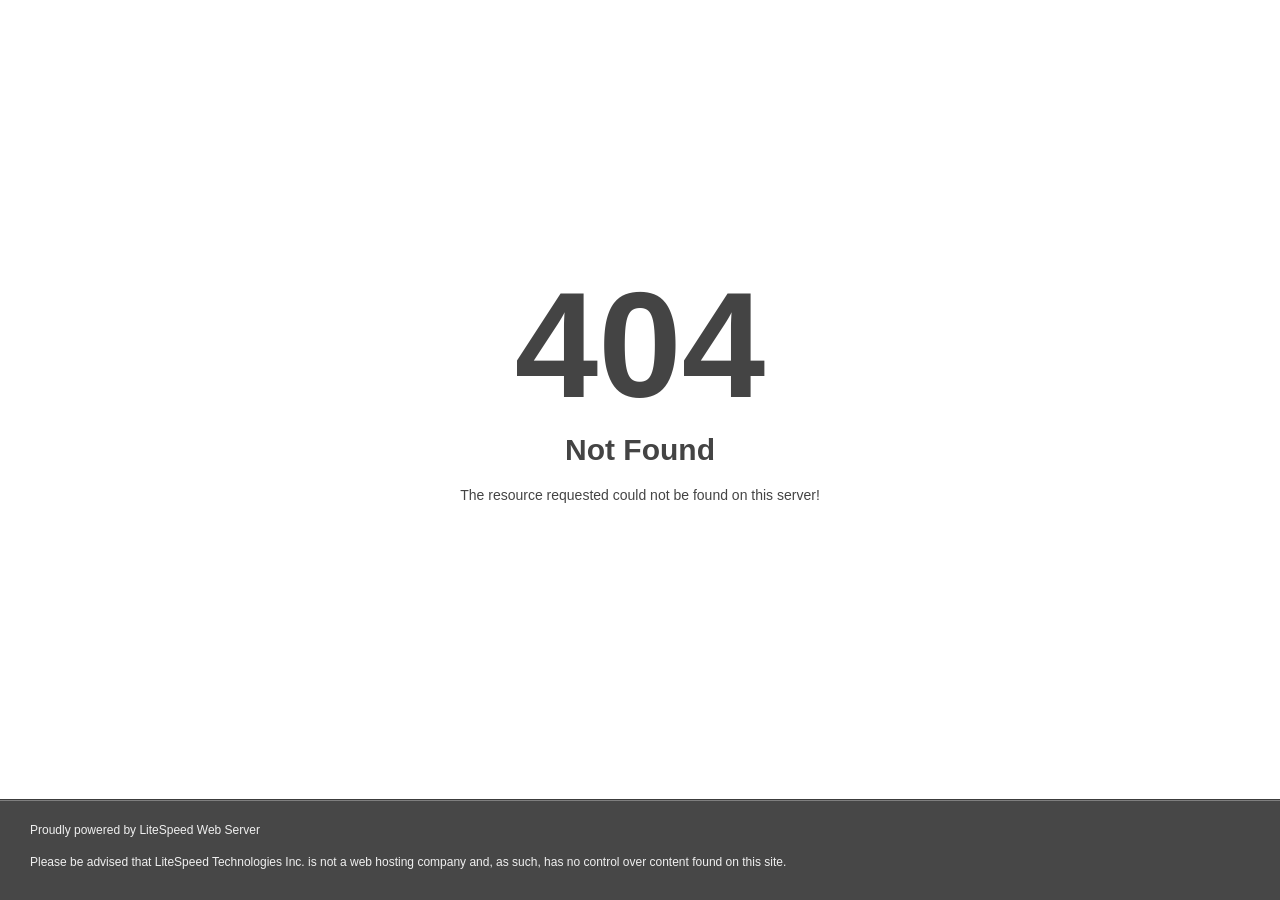
<file: assets/css/animate.html>
<!DOCTYPE html>
<html style="height:100%">
<head>
<meta name="viewport" content="width=device-width, initial-scale=1, shrink-to-fit=no" />
<title> 404 Not Found
</title><style>@media (prefers-color-scheme:dark){body{background-color:#000!important}}</style></head>
<body style="color: #444; margin:0;font: normal 14px/20px Arial, Helvetica, sans-serif; height:100%; background-color: #fff;">
<div style="height:auto; min-height:100%; ">     <div style="text-align: center; width:800px; margin-left: -400px; position:absolute; top: 30%; left:50%;">
        <h1 style="margin:0; font-size:150px; line-height:150px; font-weight:bold;">404</h1>
<h2 style="margin-top:20px;font-size: 30px;">Not Found
</h2>
<p>The resource requested could not be found on this server!</p>
</div></div><div style="color:#f0f0f0; font-size:12px;margin:auto;padding:0px 30px 0px 30px;position:relative;clear:both;height:100px;margin-top:-101px;background-color:#474747;border-top: 1px solid rgba(0,0,0,0.15);box-shadow: 0 1px 0 rgba(255, 255, 255, 0.3) inset;">
<br>Proudly powered by LiteSpeed Web Server<p>Please be advised that LiteSpeed Technologies Inc. is not a web hosting company and, as such, has no control over content found on this site.</p></div></body></html>
</file>
<file: assets/css/premium.css>
/* ARG — Premium theme (light edition)
   Headings: Futura (Jost as web fallback) · Body: Helvetica
   Palette: soft ivory/blush/cream · crimson #d3171e · gold #c8a15a */
:root {
  --ink: #2a2024;
  --red: #d3171e;
  --red-bright: #f42223;
  --red-deep: #b3121a;
  --gold: #c8a15a;
  --gold-deep: #b4852f;
  --gold-soft: #f3e4c3;
  --ivory: #fffaf5;
  --blush: #fdeee9;
  --cream: #fbf1e2;
  --paper: #ffffff;
  --text: #4a3f44;
  --muted: #7d7077;
  --line: rgba(42, 32, 36, .10);
  --radius: 14px;
  --shadow: 0 18px 50px -20px rgba(120, 50, 40, .28);
  --header-h: 80px;
  --font-head: "Futura", "Futura PT", "Futura Std", "Jost", "Century Gothic", "Trebuchet MS", sans-serif;
  --font-body: "Helvetica Neue", Helvetica, Arial, sans-serif;
}

*, *::before, *::after { box-sizing: border-box; }
html { overflow-x: clip; scroll-behavior: smooth; scroll-padding-top: 90px; -webkit-text-size-adjust: 100%; }
body {
  margin: 0; font-family: var(--font-body); font-size: 16px; line-height: 1.75;
  color: var(--text); background: var(--ivory); -webkit-font-smoothing: antialiased;
  overflow-x: hidden;
}
img { max-width: 100%; display: block; }
a { color: inherit; text-decoration: none; transition: color .25s, background .25s, border-color .25s, transform .25s; }
p { margin: 0 0 1em; }
h1, h2, h3, h4, h5 { font-family: var(--font-head); color: var(--ink); line-height: 1.12; margin: 0 0 .5em; letter-spacing: -.01em; font-weight: 600; }
ul { list-style: none; margin: 0; padding: 0; }
.container { width: min(1200px, 92%); margin-inline: auto; }
.section { padding: 100px 0; position: relative; }
.eyebrow {
  font-family: var(--font-head); font-size: 13px; letter-spacing: .28em; text-transform: uppercase;
  color: var(--red); font-weight: 600; display: inline-flex; align-items: center; gap: 14px; margin-bottom: 18px;
}
.eyebrow::before { content: ""; width: 38px; height: 2px; background: var(--gold); border-radius: 2px; }
.section-head { max-width: 720px; margin: 0 auto 60px; text-align: center; }
.section-head .eyebrow { justify-content: center; }
.section-head h2 { font-size: clamp(30px, 4.4vw, 52px); }
.section-head p { color: var(--muted); font-size: 17px; }

/* buttons */
.btn {
  font-family: var(--font-head); display: inline-flex; align-items: center; justify-content: center; gap: 12px; cursor: pointer;
  padding: 15px 32px; border-radius: 100px; font-size: 14px; font-weight: 600; letter-spacing: .12em;
  text-transform: uppercase; border: 1.5px solid transparent; text-align: center;
}
.btn-primary { background: linear-gradient(135deg, var(--red-bright), var(--red-deep)); color: #fff; box-shadow: 0 14px 28px -12px rgba(211, 23, 30, .55); }
.btn-primary:hover { transform: translateY(-3px); box-shadow: 0 20px 34px -12px rgba(211, 23, 30, .65); }
.btn-ghost { border-color: rgba(42, 32, 36, .28); color: var(--ink); background: rgba(255, 255, 255, .6); }
.btn-ghost:hover { background: var(--red); border-color: var(--red); color: #fff; }
.btn-dark { border-color: var(--red); color: var(--red); }
.btn-dark:hover { background: var(--red); color: #fff; }

/* top bar */
.topbar { background: linear-gradient(90deg, #fdebe5, #fbefd9); color: var(--text); font-size: 13px; letter-spacing: .02em; border-bottom: 1px solid var(--line); }
.topbar .container { display: flex; justify-content: space-between; align-items: center; gap: 8px 16px; padding: 9px 0; flex-wrap: wrap; }
.topbar a { margin-right: 24px; }
.topbar a:last-child { margin-right: 0; }
.topbar a:hover { color: var(--red); }
.topbar .tag { color: var(--red); font-family: var(--font-head); letter-spacing: .2em; text-transform: uppercase; font-size: 12px; font-weight: 600; }

/* header */
.header { position: sticky; top: 0; z-index: 50; background: #fff; border-bottom: 3px solid var(--red); box-shadow: 0 10px 28px -22px rgba(120, 50, 40, .6); }
.header .container { display: flex; align-items: center; justify-content: space-between; height: var(--header-h); }
.logo img, .f-logo img { filter: brightness(0); } /* logo file is white — darken it for the light theme */
.logo img { height: 52px; width: auto; }
.nav { display: flex; align-items: center; gap: 6px; }
.nav > li { position: relative; padding: 18px 0; }
.nav > li > a { display: block; padding: 10px 20px; border-radius: 12px; font-family: var(--font-head); font-size: 15px; letter-spacing: .04em; color: var(--ink); font-weight: 700; }
.nav > li > a:hover, .nav > li > a.active { color: var(--red); background: var(--blush); }
.has-dd > a::after { content: "▾"; margin-left: 6px; font-size: 11px; opacity: .7; }
.dd { position: absolute; top: 100%; left: 0; min-width: 260px; background: #fff; border: 1px solid var(--line); border-top: 3px solid var(--red); border-radius: 0 0 var(--radius) var(--radius); padding: 10px 0; opacity: 0; visibility: hidden; transform: translateY(12px); transition: .3s; box-shadow: var(--shadow); }
.has-dd:hover .dd, .has-dd:focus-within .dd { opacity: 1; visibility: visible; transform: none; }
.dd .dd-title { padding: 10px 22px 4px; font-family: var(--font-head); font-size: 11px; letter-spacing: .22em; text-transform: uppercase; color: var(--gold-deep); font-weight: 600; }
.dd a { display: block; padding: 8px 22px; font-size: 14px; color: var(--text); }
.dd a:hover { color: var(--red); background: var(--blush); padding-left: 28px; }
.header-cta { display: flex; align-items: center; gap: 22px; }
.header-cta .phone { color: var(--ink); font-family: var(--font-head); font-size: 15px; letter-spacing: .04em; font-weight: 600; border: 1px solid var(--line); border-radius: 100px; padding: 6px 20px; line-height: 1.3; background: #fff; }
.header-cta .phone:hover { border-color: var(--red); }
.header-cta .phone small { display: block; font-size: 10px; letter-spacing: .24em; text-transform: uppercase; color: var(--red); }
.header-cta .btn { padding: 12px 26px; font-size: 12px; }
.burger { display: none; background: #fff; border: 1px solid var(--line); border-radius: 50%; width: 46px; height: 46px; cursor: pointer; padding: 0; }
.burger span { display: block; height: 2px; width: 20px; background: var(--ink); margin: 5px auto; transition: .3s; border-radius: 2px; }

/* hero */
.hero { position: relative; min-height: 88vh; display: flex; align-items: center; background: var(--ivory); color: var(--text); overflow: hidden; isolation: isolate; }
.hero::before { content: ""; position: absolute; inset: 0; z-index: -2;
  background:
    radial-gradient(55% 70% at 88% 12%, rgba(244, 34, 35, .16), transparent 62%),
    radial-gradient(50% 60% at 8% 100%, rgba(200, 161, 90, .28), transparent 60%),
    linear-gradient(160deg, #fffaf5 0%, #fdeee8 100%); }
.hero::after { content: ""; position: absolute; inset: 0; z-index: -1; opacity: .55;
  background-image: linear-gradient(rgba(120, 50, 40, .06) 1px, transparent 1px), linear-gradient(90deg, rgba(120, 50, 40, .06) 1px, transparent 1px);
  background-size: 64px 64px; -webkit-mask-image: radial-gradient(70% 70% at 60% 40%, #000, transparent); mask-image: radial-gradient(70% 70% at 60% 40%, #000, transparent); }
.hero .container { display: grid; grid-template-columns: 1.25fr .75fr; gap: 60px; align-items: center; padding: 80px 0; }
.hero h1 { color: var(--ink); font-size: clamp(38px, 7vw, 88px); font-weight: 600; line-height: 1.04; margin-bottom: 26px; }
.hero h1 em { font-style: normal; background: linear-gradient(90deg, var(--red), var(--gold-deep)); -webkit-background-clip: text; background-clip: text; color: transparent; }
.hero p.lead { font-size: 19px; color: var(--text); max-width: 560px; margin-bottom: 38px; }
.hero .actions { display: flex; gap: 16px; flex-wrap: wrap; }
.hero-card { background: rgba(255, 255, 255, .85); border: 1px solid rgba(255, 255, 255, .9); border-radius: 24px; padding: 38px 34px; backdrop-filter: blur(10px); box-shadow: var(--shadow); }
.hero-card .big { font-family: var(--font-head); font-size: 92px; line-height: 1; font-weight: 600; background: linear-gradient(135deg, var(--red), var(--gold-deep)); -webkit-background-clip: text; background-clip: text; color: transparent; }
.hero-card .big sup { font-size: 40px; vertical-align: top; position: relative; top: 8px; }
.hero-card h3 { color: var(--ink); font-size: 22px; margin: 6px 0 8px; }
.hero-card p { color: var(--muted); font-size: 15px; margin-bottom: 24px; }
.hero-card ul li { display: flex; gap: 12px; align-items: center; padding: 12px 0; border-top: 1px solid var(--line); font-size: 14.5px; color: var(--text); }
.hero-card ul li::before { content: ""; width: 7px; height: 7px; border-radius: 50%; background: var(--red); box-shadow: 0 0 0 4px rgba(244, 34, 35, .14); flex: none; }
.scroll-cue { position: absolute; bottom: 24px; left: 50%; transform: translateX(-50%); font-size: 11px; letter-spacing: .3em; text-transform: uppercase; color: var(--muted); font-family: var(--font-head); }

/* marquee */
.marquee { background: #fff; border-block: 1px solid var(--line); overflow: hidden; padding: 20px 0; }
.marquee-track { display: flex; gap: 60px; width: max-content; animation: slide 38s linear infinite; }
.marquee span { font-family: var(--font-head); font-size: 17px; letter-spacing: .2em; text-transform: uppercase; color: var(--muted); white-space: nowrap; display: inline-flex; align-items: center; gap: 60px; font-weight: 500; }
.marquee span::after { content: "◆"; color: var(--gold); font-size: 10px; }
@keyframes slide { to { transform: translateX(-50%); } }

/* about */
.about { background: var(--ivory); }
.about .grid { display: grid; grid-template-columns: 5fr 7fr; gap: 80px; align-items: center; }
.about-visual { position: relative; }
.about-panel { background: linear-gradient(150deg, #fff3ee, #fbe6cf); border: 1px solid var(--line); border-radius: 28px; padding: 90px 40px; display: grid; place-items: center; box-shadow: var(--shadow); position: relative; overflow: hidden; }
.about-panel::before { content: ""; position: absolute; width: 380px; height: 380px; border-radius: 50%; background: radial-gradient(circle, rgba(244, 34, 35, .20), transparent 65%); top: -120px; right: -120px; }
.about-panel img { width: 62%; position: relative; }
.badge { position: absolute; right: -26px; bottom: -34px; background: var(--paper); border-radius: 20px; padding: 22px 28px; box-shadow: var(--shadow); border-left: 4px solid var(--gold); }
.badge strong { display: block; font-family: var(--font-head); font-size: 44px; color: var(--red); line-height: 1; }
.badge span { font-size: 13px; color: var(--muted); letter-spacing: .04em; }
.about h2 { font-size: clamp(30px, 4.4vw, 52px); }
.about p { font-size: 17px; }
.about .actions { display: flex; gap: 14px; flex-wrap: wrap; margin-top: 32px; }
.ticks { display: grid; grid-template-columns: 1fr 1fr; gap: 14px 30px; margin: 28px 0 0; }
.ticks li { display: flex; gap: 12px; align-items: center; font-weight: 500; color: var(--ink); font-size: 15px; }
.ticks li::before { content: "✓"; width: 24px; height: 24px; border-radius: 50%; display: grid; place-items: center; background: rgba(211, 23, 30, .1); color: var(--red); font-size: 13px; font-weight: 700; flex: none; }

/* vision mission */
.vm { background: linear-gradient(180deg, var(--blush), var(--cream)); overflow: hidden; }
.vm::before { content: ""; position: absolute; inset: 0; background: radial-gradient(50% 80% at 100% 0, rgba(244, 34, 35, .10), transparent 60%), radial-gradient(40% 60% at 0 100%, rgba(200, 161, 90, .18), transparent 60%); }
.vm .container { position: relative; }
.vm .section-head h2 { color: var(--ink); }
.vm .section-head p { color: var(--muted); }
.vm-grid { display: grid; grid-template-columns: 1fr 1fr; gap: 28px; }
.vm-card { background: rgba(255, 255, 255, .85); border: 1px solid rgba(255, 255, 255, .95); border-radius: 24px; padding: 50px 44px; position: relative; box-shadow: 0 14px 40px -26px rgba(120, 50, 40, .35); transition: transform .4s, border-color .4s, box-shadow .4s; }
.vm-card:hover { transform: translateY(-8px); border-color: rgba(200, 161, 90, .6); box-shadow: var(--shadow); }
.vm-card .num { font-family: var(--font-head); font-size: 15px; letter-spacing: .26em; color: var(--red); margin-bottom: 22px; display: block; font-weight: 600; }
.vm-card h3 { color: var(--ink); font-size: 32px; }
.vm-card p { color: var(--text); margin: 0; font-size: 17px; }

/* stats */
.stats { margin-top: -70px; position: relative; z-index: 3; }
.stats-wrap { background: var(--paper); border-radius: 24px; box-shadow: var(--shadow); display: grid; grid-template-columns: repeat(4, 1fr); padding: 44px 20px; }
.stat { text-align: center; padding: 8px 20px; border-right: 1px solid var(--line); }
.stat:last-child { border: 0; }
.stat b { font-family: var(--font-head); display: block; font-size: 52px; line-height: 1; color: var(--ink); font-weight: 600; }
.stat b i { font-style: normal; color: var(--red); }
.stat span { font-size: 13px; letter-spacing: .16em; text-transform: uppercase; color: var(--muted); }

/* cards */
.cards { display: grid; grid-template-columns: repeat(3, 1fr); gap: 26px; }
.card { background: var(--paper); border: 1px solid var(--line); border-radius: 22px; padding: 16px 16px 20px; box-shadow: 0 10px 30px -22px rgba(120, 50, 40, .45); text-align: center; display: flex; flex-direction: column; transition: transform .4s, box-shadow .4s, border-color .4s; position: relative; overflow: hidden; }
.card::after { content: ""; position: absolute; left: 0; right: 0; bottom: 0; height: 3px; background: linear-gradient(90deg, var(--red-bright), var(--gold)); transform: scaleX(0); transform-origin: left; transition: transform .5s; }
.card:hover { transform: translateY(-10px); box-shadow: var(--shadow); border-color: transparent; }
.card:hover::after { transform: scaleX(1); }
.card .thumb { height: 190px; border-radius: 14px; background: linear-gradient(145deg, #fff, #fbf1e6); display: grid; place-items: center; padding: 24px; margin-bottom: 22px; }
.card .thumb img { max-height: 130px; width: auto; object-fit: contain; transition: transform .5s; }
.card:hover .thumb img { transform: scale(1.08); }
.card h3 { font-size: 22px; padding: 0 12px; margin-bottom: 8px; }
.card p { font-size: 15px; color: var(--muted); padding: 0 14px; margin-bottom: 18px; }
.card .more { margin: auto 8px 0; padding: 12px 20px; border-radius: 100px; background: linear-gradient(135deg, var(--red-bright), var(--red-deep)); font-family: var(--font-head); font-size: 13px; letter-spacing: .14em; text-transform: uppercase; color: #fff; font-weight: 700; box-shadow: 0 12px 22px -14px rgba(211, 23, 30, .7); }
.card .more::after { content: " →"; transition: margin .3s; }
.card:hover .more::after { margin-left: 6px; }
.dist { background: var(--ivory); }
.companies { background: linear-gradient(180deg, #fff, var(--cream)); }
.companies .card .thumb { background: #fff; border: 1px solid var(--line); }

/* cta */
.cta { background: linear-gradient(135deg, #fde6de, #fbecd2); color: var(--text); text-align: center; position: relative; overflow: hidden; padding: 100px 0; isolation: isolate; }
.cta::before { content: ""; position: absolute; inset: 0; z-index: -1; background: radial-gradient(50% 90% at 50% 120%, rgba(244, 34, 35, .20), transparent 65%), radial-gradient(40% 60% at 0 0, rgba(200, 161, 90, .30), transparent 60%); }
.cta h2 { color: var(--ink); font-size: clamp(30px, 5vw, 60px); max-width: 880px; margin-inline: auto; margin-bottom: 16px; }
.cta p { color: var(--text); max-width: 560px; margin: 0 auto 34px; font-size: 18px; }

/* footer — compact */
.footer { background: linear-gradient(180deg, #fdeee8, #fbe5d9); color: var(--text); font-size: 15px; border-top: 1px solid var(--line); }
.footer-top { padding: 44px 0 30px; display: grid; grid-template-columns: 1.5fr .6fr 1.4fr 1.2fr; gap: 36px; }
.footer .f-logo img { height: 48px; width: auto; margin-bottom: 12px; }
.footer-top p { line-height: 1.65; margin: 0 0 16px; max-width: 360px; font-size: 14.5px; }
.footer h4 { color: var(--ink); font-size: 19px; letter-spacing: 0; text-transform: none; margin-bottom: 18px; position: relative; padding-bottom: 11px; font-weight: 600; }
.footer h4::after { content: ""; position: absolute; left: 0; bottom: 0; width: 34px; height: 3px; background: var(--gold); border-radius: 2px; }
.footer .links li { margin-bottom: 8px; }
.footer a:hover { color: var(--red); }
.footer .links a:hover { padding-left: 6px; }
.footer .links a { transition: padding .25s, color .25s; }
.social { display: flex; gap: 10px; }
.social a { width: 40px; height: 40px; border-radius: 50%; border: 1px solid rgba(211, 23, 30, .35); background: rgba(255, 255, 255, .6); display: grid; place-items: center; color: var(--red); }
.social a svg { width: 17px; height: 17px; fill: currentColor; }
.social a:hover { background: var(--red); border-color: var(--red); color: #fff; transform: translateY(-3px); }
.c-line { display: flex; gap: 12px; align-items: flex-start; margin-bottom: 11px; line-height: 1.5; }
.c-ico { flex: none; width: 20px; height: 20px; color: var(--red); margin-top: 1px; }
.c-ico svg { width: 20px; height: 20px; fill: currentColor; }
.c-line .sep { margin: 0 8px; opacity: .5; }
.f-form { display: flex; background: #fff; border: 1px solid rgba(211, 23, 30, .25); border-radius: 100px; overflow: hidden; margin-top: 4px; }
.f-form input { flex: 1; min-width: 0; background: transparent; border: 0; outline: 0; color: var(--ink); padding: 0 18px; font: inherit; font-size: 14.5px; height: 46px; }
.f-form input::placeholder { color: var(--muted); }
.f-form button { border: 0; cursor: pointer; background: linear-gradient(135deg, #f1cf86, var(--gold)); color: var(--ink); font-family: var(--font-head); font-weight: 700; font-size: 15px; padding: 0 22px; transition: filter .25s; }
.f-form button:hover { filter: brightness(1.08); }
.f-note { display: none; margin-top: 10px; color: var(--red-deep); font-size: 14px; }
.footer-bottom { position: relative; border-top: 1px solid rgba(211, 23, 30, .15); padding: 16px 56px 18px; text-align: center; font-size: 14px; line-height: 1.6; }
.footer-bottom .up { position: absolute; right: 0; top: 50%; transform: translateY(-50%); width: 40px; height: 40px; border-radius: 50%; background: #fff; border: 1px solid rgba(211, 23, 30, .25); display: grid; place-items: center; color: var(--red); }
.footer-bottom .up svg { width: 20px; height: 20px; fill: none; stroke: currentColor; stroke-width: 2.4; stroke-linecap: round; stroke-linejoin: round; }
.footer-bottom .up:hover { background: var(--red); color: #fff; }

/* reveal */
.reveal { opacity: 0; transform: translateY(34px); transition: opacity .9s cubic-bezier(.2, .7, .2, 1), transform .9s cubic-bezier(.2, .7, .2, 1); }
.reveal.in { opacity: 1; transform: none; }
.d1 { transition-delay: .1s; } .d2 { transition-delay: .2s; } .d3 { transition-delay: .3s; }

/* ---------- responsive ---------- */
@media (max-width: 1100px) {
  .hero .container { grid-template-columns: 1fr; }
  .hero-card { max-width: 480px; }
  .header-cta .phone { display: none; }
  .footer-top { grid-template-columns: 1fr 1fr; gap: 30px 40px; }
}
@media (max-width: 960px) {
  :root { --header-h: 72px; }
  .section { padding: 72px 0; }
  .hero { min-height: auto; }
  .scroll-cue { display: none; }
  .about .grid, .vm-grid { grid-template-columns: 1fr; gap: 52px; }
  .cards { grid-template-columns: 1fr 1fr; }
  .stats-wrap { grid-template-columns: 1fr 1fr; gap: 26px 0; }
  .stat:nth-child(2) { border-right: 0; }
  .burger { display: block; }
  .header-cta .btn { display: none; }
  .logo img { height: 46px; }
  .nav { position: absolute; top: calc(100% + 0px); left: 0; right: 0; height: calc(100vh - var(--header-h) - 44px); height: calc(100dvh - var(--header-h) - 44px); background: #fff; border-top: 1px solid var(--line); flex-direction: column; align-items: stretch; gap: 0; padding: 12px 6% 40px; overflow-y: auto; transform: translateX(100%); visibility: hidden; transition: transform .4s, visibility 0s .4s; z-index: 49; }
  .nav.open { transform: none; visibility: visible; transition: transform .4s, visibility 0s; }
  .nav > li { padding: 0; }
  .nav > li > a { padding: 14px 16px; margin: 4px 0; font-size: 16px; }
  .dd { position: static; opacity: 1; visibility: visible; transform: none; box-shadow: none; border: 0; background: transparent; padding: 0 0 10px 14px; min-width: 0; }
  .dd a { padding: 9px 4px; }
  .dd a:hover { padding-left: 8px; }
  .has-dd > a::after { display: none; }
  .burger.open span:nth-child(1) { transform: translateY(7px) rotate(45deg); }
  .burger.open span:nth-child(2) { opacity: 0; }
  .burger.open span:nth-child(3) { transform: translateY(-7px) rotate(-45deg); }
  .badge { right: 10px; }
}
@media (max-width: 620px) {
  body { font-size: 15.5px; }
  .topbar { font-size: 12px; }
  .topbar .tag { display: none; }
  .topbar .container { justify-content: center; padding: 8px 0; }
  .topbar .container > div { display: flex; flex-wrap: wrap; justify-content: center; gap: 2px 14px; }
  .topbar a { margin-right: 0; }
  .section { padding: 56px 0; }
  .section-head { margin-bottom: 36px; }
  .section-head p { font-size: 15.5px; }
  .eyebrow { font-size: 12px; letter-spacing: .22em; margin-bottom: 14px; }
  .eyebrow::before { width: 26px; }
  .btn { padding: 14px 26px; font-size: 13px; }
  .hero .container { padding: 48px 0 56px; gap: 34px; }
  .hero h1 { font-size: 38px; margin-bottom: 18px; }
  .hero p.lead { font-size: 16.5px; margin-bottom: 28px; }
  .hero .actions .btn, .about .actions .btn { flex: 1 1 100%; }
  .hero-card { padding: 28px 24px; border-radius: 20px; }
  .hero-card .big { font-size: 72px; }
  .hero-card .big sup { font-size: 30px; }
  .marquee { padding: 14px 0; }
  .marquee span { font-size: 14px; gap: 40px; }
  .marquee-track { gap: 40px; }
  .about-panel { padding: 56px 30px; border-radius: 22px; }
  .about p { font-size: 16px; }
  .badge { right: 12px; bottom: -26px; padding: 14px 18px; border-radius: 16px; }
  .badge strong { font-size: 32px; }
  .about .grid { gap: 48px; }
  .cards, .ticks { grid-template-columns: 1fr; }
  .cards { gap: 18px; }
  .card .thumb { height: 160px; }
  .stat { border-right: 0; }
  .vm-card { padding: 34px 24px; border-radius: 20px; }
  .vm-card h3 { font-size: 26px; }
  .vm-card p { font-size: 16px; }
  .cta { padding: 70px 0; }
  .cta p { font-size: 16px; }
  /* compact mobile footer */
  .footer-top { grid-template-columns: 1fr 1fr; gap: 24px 18px; padding: 34px 0 22px; }
  .footer-top > div:nth-child(1), .footer-top > div:nth-child(3), .footer-top > div:nth-child(4) { grid-column: 1 / -1; }
  .footer-top > div:nth-child(2) { grid-column: 1 / -1; }
  .footer .links { display: flex; flex-wrap: wrap; gap: 6px 20px; }
  .footer .links li { margin: 0; }
  .footer h4 { margin-bottom: 12px; font-size: 18px; }
  .footer .f-logo img { height: 42px; }
  .footer-top p { max-width: none; }
  .footer-bottom { padding: 14px 0 70px; font-size: 13px; }
  .footer-bottom .up { right: 0; top: auto; bottom: 14px; transform: none; }
}
@media (prefers-reduced-motion: reduce) {
  *, *::before, *::after { animation: none !important; transition: none !important; }
  .reveal { opacity: 1; transform: none; }
}


/* =====================================================================
   v2 additions — hero photo, inner pages, team, awards, contact
   ===================================================================== */

/* hero with team photo */
.hero { min-height: auto; }
.hero .container { grid-template-columns: .95fr 1.05fr; gap: 56px; padding: 72px 0 150px; }
.hero h1 { font-size: clamp(38px, 5.6vw, 70px); }
.hero-points { display: flex; flex-wrap: wrap; gap: 8px 22px; margin: 0 0 34px; }
.hero-points li { display: inline-flex; align-items: center; gap: 10px; font-size: 14.5px; font-weight: 500; color: var(--ink); }
.hero-points li::before { content: ""; width: 7px; height: 7px; border-radius: 50%; background: var(--red); box-shadow: 0 0 0 4px rgba(244, 34, 35, .14); flex: none; }
.hero-photo { position: relative; margin: 0; }
.hero-photo::before { content: ""; position: absolute; inset: 22px -18px -18px 22px; border: 2px solid var(--gold); border-radius: 30px; z-index: -1; opacity: .7; }
.hero-photo img { width: 100%; height: auto; aspect-ratio: 4 / 3.3; object-fit: cover; object-position: 52% 30%; border-radius: 28px; box-shadow: 0 30px 70px -28px rgba(120, 50, 40, .55); background: var(--cream); }
.hero-badge { position: absolute; left: -26px; bottom: -30px; background: var(--paper); border-radius: 20px; padding: 18px 26px; box-shadow: var(--shadow); border-left: 4px solid var(--red); display: flex; align-items: center; gap: 16px; }
.hero-badge strong { font-family: var(--font-head); font-size: 50px; line-height: 1; color: var(--red); font-weight: 600; }
.hero-badge sup { font-size: 24px; vertical-align: top; position: relative; top: 4px; }
.hero-badge span { font-size: 13px; color: var(--muted); letter-spacing: .04em; line-height: 1.4; }
.stats { margin-top: -78px; margin-bottom: 56px; }
.stats-wrap { border: 1px solid var(--line); }

/* inner page hero */
.page-hero { position: relative; isolation: isolate; overflow: hidden; padding: 84px 0 92px; background: var(--ivory); }
.page-hero::before { content: ""; position: absolute; inset: 0; z-index: -2;
  background: radial-gradient(55% 90% at 92% 0, rgba(244, 34, 35, .16), transparent 62%), radial-gradient(45% 70% at 0 100%, rgba(200, 161, 90, .28), transparent 60%), linear-gradient(160deg, #fffaf5, #fdeee8); }
.page-hero::after { content: ""; position: absolute; inset: 0; z-index: -1; opacity: .5;
  background-image: linear-gradient(rgba(120, 50, 40, .06) 1px, transparent 1px), linear-gradient(90deg, rgba(120, 50, 40, .06) 1px, transparent 1px);
  background-size: 64px 64px; -webkit-mask-image: radial-gradient(60% 90% at 70% 30%, #000, transparent); mask-image: radial-gradient(60% 90% at 70% 30%, #000, transparent); }
.page-hero h1 { font-size: clamp(36px, 6vw, 72px); max-width: 880px; margin-bottom: 20px; }
.page-hero h1 em { font-style: normal; background: linear-gradient(90deg, var(--red), var(--gold-deep)); -webkit-background-clip: text; background-clip: text; color: transparent; }
.page-hero .lead { font-size: 19px; max-width: 620px; margin: 0; color: var(--text); }
.crumbs { display: flex; align-items: center; gap: 10px; font-family: var(--font-head); font-size: 13px; letter-spacing: .14em; text-transform: uppercase; margin-bottom: 26px; color: var(--muted); }
.crumbs a:hover { color: var(--red); }
.crumbs b { color: var(--red); font-weight: 600; }
.crumbs span { opacity: .5; }

/* people */
.leaders { background: linear-gradient(180deg, #fff, var(--ivory)); }
.team { background: var(--cream); }
.people { display: grid; gap: 28px; }
.people-2 { grid-template-columns: repeat(2, minmax(0, 340px)); justify-content: center; gap: 36px; }
.people-3 { grid-template-columns: repeat(3, 1fr); }
.person { background: var(--paper); border: 1px solid var(--line); border-radius: 22px; padding: 14px 14px 26px; text-align: center; box-shadow: 0 10px 30px -22px rgba(120, 50, 40, .45); transition: transform .4s, box-shadow .4s; position: relative; overflow: hidden; }
.person::after { content: ""; position: absolute; left: 0; right: 0; bottom: 0; height: 3px; background: linear-gradient(90deg, var(--red-bright), var(--gold)); transform: scaleX(0); transform-origin: left; transition: transform .5s; }
.person:hover { transform: translateY(-8px); box-shadow: var(--shadow); }
.person:hover::after { transform: scaleX(1); }
.person .photo { aspect-ratio: 4 / 4.4; border-radius: 16px; overflow: hidden; background: linear-gradient(145deg, #fff, #fbf1e6); margin-bottom: 20px; }
.person .photo img { width: 100%; height: 100%; object-fit: cover; object-position: center top; transition: transform .6s; }
.person:hover .photo img { transform: scale(1.05); }
.person h3 { font-size: 21px; padding: 0 10px; margin-bottom: 6px; }
.person .role { display: inline-block; font-family: var(--font-head); font-size: 12px; letter-spacing: .18em; text-transform: uppercase; color: var(--red); font-weight: 600; margin-bottom: 4px; }
.person p { font-size: 14.5px; color: var(--muted); margin: 0; }
.person-lg h3 { font-size: 25px; }
.person-lg .role { margin-bottom: 10px; }

/* achievements */
.achievements { background: var(--ivory); }
.awards { display: grid; grid-template-columns: repeat(4, 1fr); gap: 22px; }
.award { margin: 0; background: var(--paper); border: 1px solid var(--line); border-radius: 18px; padding: 12px 12px 16px; box-shadow: 0 10px 30px -24px rgba(120, 50, 40, .45); transition: transform .4s, box-shadow .4s; display: flex; flex-direction: column; }
.award:hover { transform: translateY(-6px); box-shadow: var(--shadow); }
.award-img { appearance: none; border: 0; padding: 0; margin: 0 0 12px; cursor: zoom-in; display: block; width: 100%; aspect-ratio: 1; border-radius: 12px; overflow: hidden; background: linear-gradient(145deg, #fff, #fbf1e6); }
.award-img img { width: 100%; height: 100%; object-fit: cover; transition: transform .5s; }
.award:hover .award-img img { transform: scale(1.06); }
.award figcaption { font-size: 13.5px; line-height: 1.45; color: var(--text); text-align: center; padding: 0 6px; margin-top: auto; }
.lightbox { position: fixed; inset: 0; z-index: 200; background: rgba(30, 18, 20, .86); display: grid; place-items: center; padding: 28px; opacity: 0; visibility: hidden; transition: opacity .25s, visibility 0s .25s; cursor: zoom-out; }
.lightbox.open { opacity: 1; visibility: visible; transition: opacity .25s; }
.lightbox figure { margin: 0; max-width: min(960px, 100%); text-align: center; }
.lightbox img { max-height: 78vh; width: auto; max-width: 100%; margin-inline: auto; border-radius: 14px; box-shadow: 0 30px 80px rgba(0, 0, 0, .5); background: #fff; }
.lightbox figcaption { color: #fff; font-family: var(--font-head); margin-top: 16px; font-size: 17px; }
.lightbox .x { position: absolute; top: 18px; right: 22px; width: 46px; height: 46px; border-radius: 50%; border: 0; background: #fff; color: var(--ink); font-size: 26px; line-height: 1; cursor: pointer; }

/* contact */
.contact { background: var(--ivory); padding-bottom: 60px; }
.contact-grid { display: grid; grid-template-columns: 5fr 7fr; gap: 56px; align-items: start; }
.contact-info { display: grid; gap: 18px; }
.info-card { display: flex; gap: 20px; align-items: flex-start; background: var(--paper); border: 1px solid var(--line); border-radius: 20px; padding: 26px 28px; box-shadow: 0 10px 30px -24px rgba(120, 50, 40, .45); transition: transform .35s, box-shadow .35s; }
.info-card:hover { transform: translateY(-4px); box-shadow: var(--shadow); }
.info-card .ico { flex: none; width: 52px; height: 52px; border-radius: 16px; display: grid; place-items: center; background: linear-gradient(135deg, var(--red-bright), var(--red-deep)); color: #fff; box-shadow: 0 12px 22px -12px rgba(211, 23, 30, .7); }
.info-card .ico svg { width: 24px; height: 24px; fill: currentColor; }
.info-card h3 { font-size: 19px; margin-bottom: 6px; }
.info-card p { margin: 0; font-size: 15.5px; line-height: 1.7; word-break: break-word; }
.info-card a:hover { color: var(--red); }
.form-card { background: var(--paper); border: 1px solid var(--line); border-radius: 26px; padding: 44px 44px 40px; box-shadow: var(--shadow); position: relative; overflow: hidden; }
.form-card::before { content: ""; position: absolute; top: 0; left: 0; right: 0; height: 4px; background: linear-gradient(90deg, var(--red-bright), var(--gold)); }
.form-card h2 { font-size: clamp(28px, 3.4vw, 40px); margin-bottom: 26px; }
.field { margin-bottom: 18px; }
.field-row { display: grid; grid-template-columns: 1fr 1fr; gap: 18px; }
.field label { display: block; font-family: var(--font-head); font-size: 13px; letter-spacing: .12em; text-transform: uppercase; color: var(--ink); font-weight: 600; margin-bottom: 8px; }
.field input, .field textarea { width: 100%; font: inherit; font-size: 16px; color: var(--ink); background: var(--ivory); border: 1.5px solid var(--line); border-radius: 14px; padding: 14px 16px; outline: 0; transition: border-color .25s, box-shadow .25s, background .25s; }
.field textarea { resize: vertical; min-height: 130px; }
.field input:focus, .field textarea:focus { border-color: var(--red); background: #fff; box-shadow: 0 0 0 4px rgba(244, 34, 35, .12); }
.field .err, .field input.err, .field textarea.err { border-color: var(--red-bright); }
.form-note { margin: 16px 0 0; font-size: 13.5px; color: var(--muted); line-height: 1.5; }
.form-note.ok { color: #1c7a3d; font-size: 14.5px; }
.form-note.bad { color: var(--red-deep); font-size: 14.5px; }
.map-section { background: var(--ivory); padding: 20px 0 100px; }
.map-frame { border-radius: 26px; overflow: hidden; border: 1px solid var(--line); box-shadow: var(--shadow); background: var(--cream); }
.map-frame iframe { display: block; width: 100%; height: 440px; border: 0; }

/* responsive additions */
@media (max-width: 1100px) {
  .hero .container { grid-template-columns: 1fr; padding: 56px 0 130px; gap: 54px; }
  .hero-photo { max-width: 720px; }
  .hero-photo::before { inset: 16px -10px -10px 16px; }
  .awards { grid-template-columns: repeat(3, 1fr); }
  .contact-grid { grid-template-columns: 1fr; gap: 40px; }
}
@media (max-width: 960px) {
  .stats { margin-top: -70px; }
  .people-3 { grid-template-columns: 1fr 1fr; }
  .page-hero { padding: 64px 0 70px; }
}
@media (max-width: 620px) {
  .hero .container { padding: 40px 0 112px; gap: 46px; }
  .hero-badge { left: 12px; bottom: -26px; padding: 12px 18px; gap: 12px; border-radius: 16px; }
  .hero-badge strong { font-size: 36px; }
  .hero-photo img { aspect-ratio: 4 / 3.6; border-radius: 22px; }
  .hero-points { margin-bottom: 26px; }
  .stats { margin-top: -66px; }
  .stats-wrap { padding: 28px 8px; }
  .stat b { font-size: 36px; }
  .stat { padding: 8px 10px; }
  .stat span { font-size: 11px; letter-spacing: .1em; }
  .people-2, .people-3 { grid-template-columns: 1fr; }
  .people-2 { grid-template-columns: minmax(0, 360px); }
  .awards { grid-template-columns: 1fr 1fr; gap: 14px; }
  .award { padding: 8px 8px 12px; border-radius: 14px; }
  .award figcaption { font-size: 12px; }
  .page-hero { padding: 48px 0 56px; }
  .page-hero .lead { font-size: 16.5px; }
  .crumbs { margin-bottom: 18px; }
  .form-card { padding: 30px 22px 28px; border-radius: 20px; }
  .field-row { grid-template-columns: 1fr; gap: 0; }
  .info-card { padding: 20px 20px; gap: 16px; }
  .map-section { padding-bottom: 60px; }
  .map-frame iframe { height: 320px; }
}

/* =====================================================================
   v3 — hero photo slideshow
   ===================================================================== */
.slider { position: relative; height: clamp(540px, 84vh, 800px); overflow: hidden; background: #1c1114; isolation: isolate; }
.slides, .slide { position: absolute; inset: 0; }
.slide { opacity: 0; visibility: hidden; transition: opacity 1.1s ease, visibility 0s 1.1s; z-index: 0; }
.slide.active { opacity: 1; visibility: visible; transition: opacity 1.1s ease; z-index: 1; }
.slide > img { position: absolute; inset: 0; width: 100%; height: 100%; object-fit: cover; object-position: var(--ox) var(--oy); transform-origin: var(--ox) var(--oy); transform: scale(var(--z0)); }
.slide.active > img { animation: kb 8.5s ease-out forwards; }
@keyframes kb { from { transform: scale(var(--z0)); } to { transform: scale(var(--z1)); } }
.slide::after { content: ""; position: absolute; inset: 0; z-index: 1;
  background: linear-gradient(90deg, rgba(28, 12, 15, .86) 0%, rgba(28, 12, 15, .58) 42%, rgba(28, 12, 15, .08) 78%), linear-gradient(0deg, rgba(28, 12, 15, .55) 0%, transparent 38%); }
.slide-copy { position: relative; z-index: 2; height: 100%; display: flex; flex-direction: column; justify-content: center; align-items: flex-start; padding-bottom: 90px; color: #fff; }
.slide-copy > * { max-width: 660px; }
.slide-copy .eyebrow { color: #ffd9a0; }
.slide-copy .eyebrow::before { background: #f1cf86; }
.slide-copy h1, .slide-copy h2 { color: #fff; font-size: clamp(38px, 6vw, 78px); line-height: 1.05; margin-bottom: 24px; font-weight: 600; text-shadow: 0 4px 30px rgba(0, 0, 0, .35); }
.slide-copy em { font-style: normal; background: linear-gradient(90deg, #ffd9a0, #f4a83a); -webkit-background-clip: text; background-clip: text; color: transparent; }
.slide-copy .lead { font-size: 19px; color: rgba(255, 255, 255, .92); margin-bottom: 34px; text-shadow: 0 2px 16px rgba(0, 0, 0, .3); }
.slide-copy .actions { display: flex; gap: 16px; flex-wrap: wrap; }
.btn-light { border-color: rgba(255, 255, 255, .7); color: #fff; background: rgba(255, 255, 255, .12); backdrop-filter: blur(6px); }
.btn-light:hover { background: #fff; color: var(--red); border-color: #fff; }
.slide.active .slide-copy > * { animation: rise .9s cubic-bezier(.2, .7, .2, 1) both; }
.slide.active .slide-copy > :nth-child(2) { animation-delay: .12s; }
.slide.active .slide-copy > :nth-child(3) { animation-delay: .24s; }
.slide.active .slide-copy > :nth-child(4) { animation-delay: .36s; }
@keyframes rise { from { opacity: 0; transform: translateY(28px); } to { opacity: 1; transform: none; } }

.s-arrow { position: absolute; top: 50%; transform: translateY(-60%); z-index: 5; width: 54px; height: 54px; border-radius: 50%; border: 1px solid rgba(255, 255, 255, .55); background: rgba(255, 255, 255, .14); backdrop-filter: blur(8px); color: #fff; cursor: pointer; display: grid; place-items: center; padding: 0; transition: background .25s, color .25s, transform .25s; }
.s-arrow svg { width: 22px; height: 22px; fill: none; stroke: currentColor; stroke-width: 2.4; stroke-linecap: round; stroke-linejoin: round; }
.s-arrow:hover { background: #fff; color: var(--red); }
.s-arrow.prev { left: 24px; } .s-arrow.next { right: 24px; }
.s-dots { position: absolute; left: 0; right: 0; bottom: 112px; z-index: 5; display: flex; gap: 10px; margin-inline: auto; }
.s-dots button { appearance: none; border: 0; padding: 10px 0; background: none; cursor: pointer; width: 54px; }
.s-dots button i { display: block; height: 4px; border-radius: 4px; background: rgba(255, 255, 255, .35); position: relative; overflow: hidden; }
.s-dots button i::after { content: ""; position: absolute; inset: 0; background: linear-gradient(90deg, #f1cf86, #fff); transform: scaleX(0); transform-origin: left; }
.s-dots button.on i::after { transform: scaleX(1); }
.slider.playing .s-dots button.on i::after { transform: scaleX(0); animation: fill var(--dur, 6500ms) linear forwards; }
.slider.paused .s-dots button.on i::after { animation-play-state: paused; }
@keyframes fill { to { transform: scaleX(1); } }

@media (max-width: 960px) {
  .slider { height: clamp(520px, 78vh, 680px); }
  .s-arrow { display: none; }
  .slide::after { background: linear-gradient(0deg, rgba(28, 12, 15, .82) 0%, rgba(28, 12, 15, .5) 55%, rgba(28, 12, 15, .25) 100%); }
  .slide-copy { justify-content: flex-end; padding-bottom: 150px; }
  .s-dots { bottom: 104px; }
}
@media (max-width: 620px) {
  .slider { height: 600px; }
  .slide-copy h1, .slide-copy h2 { font-size: 34px; margin-bottom: 14px; }
  .slide-copy .lead { font-size: 15.5px; margin-bottom: 22px; }
  .slide-copy .actions .btn { flex: 1 1 100%; }
  .slide-copy { padding-bottom: 136px; }
  .s-dots button { width: 38px; }
}
@media (prefers-reduced-motion: reduce) {
  .slide.active > img { animation: none !important; }
  .slide.active .slide-copy > * { animation: none !important; }
}

/* =====================================================================
   v4 — gallery page + lightbox navigation
   ===================================================================== */
.gallery { background: var(--ivory); padding-top: 70px; }
.g-filters { display: flex; justify-content: center; flex-wrap: wrap; gap: 12px; margin-bottom: 44px; }
.g-filters button { appearance: none; cursor: pointer; font-family: var(--font-head); font-size: 14px; font-weight: 600; letter-spacing: .1em; text-transform: uppercase; color: var(--ink); background: #fff; border: 1.5px solid var(--line); border-radius: 100px; padding: 12px 24px; display: inline-flex; align-items: center; gap: 10px; transition: all .25s; }
.g-filters button b { font-weight: 600; font-size: 12px; background: var(--blush); color: var(--red); border-radius: 100px; padding: 2px 9px; letter-spacing: 0; }
.g-filters button:hover { border-color: var(--red); color: var(--red); }
.g-filters button.on { background: linear-gradient(135deg, var(--red-bright), var(--red-deep)); border-color: transparent; color: #fff; box-shadow: 0 12px 24px -12px rgba(211, 23, 30, .6); }
.g-filters button.on b { background: rgba(255, 255, 255, .22); color: #fff; }
.g-grid { column-count: 4; column-gap: 20px; }
.g-item { break-inside: avoid; margin: 0 0 20px; }
.g-item[hidden] { display: none; }
.g-item button { appearance: none; border: 0; padding: 0; margin: 0; width: 100%; display: block; position: relative; overflow: hidden; border-radius: 18px; background: linear-gradient(145deg, #fff, #fbf1e6); cursor: zoom-in; box-shadow: 0 10px 30px -22px rgba(120, 50, 40, .5); transition: transform .4s, box-shadow .4s; }
.g-item button:hover { transform: translateY(-5px); box-shadow: var(--shadow); }
.g-item img { width: 100%; height: auto; display: block; transition: transform .6s; min-height: 120px; }
.g-item button:hover img { transform: scale(1.05); }
.g-cap { position: absolute; left: 0; right: 0; bottom: 0; padding: 40px 16px 14px; text-align: left; color: #fff; font-size: 13.5px; line-height: 1.4; background: linear-gradient(0deg, rgba(28, 12, 15, .82), transparent); opacity: 0; transform: translateY(8px); transition: opacity .3s, transform .3s; }
.g-item button:hover .g-cap, .g-item button:focus-visible .g-cap { opacity: 1; transform: none; }
.g-item.wide { column-span: all; }
.g-item.wide button { border-radius: 24px; }
.g-item.wide img { max-height: 520px; object-fit: cover; object-position: 50% 30%; }

.lightbox figure { position: relative; }
.lb-nav { position: absolute; top: 50%; transform: translateY(-50%); width: 52px; height: 52px; border-radius: 50%; border: 0; background: rgba(255, 255, 255, .94); color: var(--ink); cursor: pointer; display: grid; place-items: center; padding: 0; transition: background .2s, color .2s; z-index: 2; }
.lb-nav svg { width: 22px; height: 22px; fill: none; stroke: currentColor; stroke-width: 2.4; stroke-linecap: round; stroke-linejoin: round; }
.lb-nav:hover { background: var(--red); color: #fff; }
.lb-nav.prev { left: 22px; } .lb-nav.next { right: 22px; }
.lightbox.single .lb-nav { display: none; }

@media (max-width: 1100px) { .g-grid { column-count: 3; } }
@media (max-width: 760px) {
  .g-grid { column-count: 2; column-gap: 12px; }
  .g-item { margin-bottom: 12px; }
  .g-item button { border-radius: 14px; }
  .g-cap { display: none; }
  .g-filters { gap: 8px; margin-bottom: 30px; }
  .g-filters button { padding: 10px 16px; font-size: 12.5px; }
  .lb-nav { width: 44px; height: 44px; }
  .lb-nav.prev { left: 10px; } .lb-nav.next { right: 10px; }
}

/* =====================================================================
   v5 — photo banners on inner pages
   ===================================================================== */
.page-hero.has-photo { padding: 0; min-height: clamp(380px, 48vh, 500px); display: flex; align-items: center; background: #1c1114; }
.page-hero.has-photo::before, .page-hero.has-photo::after { display: none; }
.page-hero .ph-img { position: absolute; inset: 0; z-index: -2; width: 100%; height: 100%; object-fit: cover; object-position: var(--ox) var(--oy); transform-origin: var(--ox) var(--oy); transform: scale(var(--z)); animation: phkb 14s ease-out forwards; }
@keyframes phkb { from { transform: scale(var(--z)); } to { transform: scale(calc(var(--z) + .07)); } }
.page-hero.has-photo::before { display: block; content: ""; position: absolute; inset: 0; z-index: -1; opacity: 1;
  background: linear-gradient(90deg, rgba(28, 12, 15, .88) 0%, rgba(28, 12, 15, .62) 46%, rgba(28, 12, 15, .12) 85%), linear-gradient(0deg, rgba(28, 12, 15, .5) 0%, transparent 45%); }
.page-hero.has-photo::after { display: block; content: ""; position: absolute; left: 0; right: 0; bottom: 0; height: 5px; z-index: 1; opacity: 1; background: linear-gradient(90deg, var(--red-bright), var(--gold)); -webkit-mask-image: none; mask-image: none; }
.ph-copy { padding: 70px 0 76px; }
.page-hero.has-photo h1 { color: #fff; text-shadow: 0 4px 30px rgba(0, 0, 0, .35); }
.page-hero.has-photo h1 em { background: linear-gradient(90deg, #ffd9a0, #f4a83a); -webkit-background-clip: text; background-clip: text; color: transparent; }
.page-hero.has-photo .lead { color: rgba(255, 255, 255, .92); text-shadow: 0 2px 16px rgba(0, 0, 0, .3); }
.page-hero.has-photo .eyebrow { color: #ffd9a0; }
.page-hero.has-photo .eyebrow::before { background: #f1cf86; }
.page-hero.has-photo .crumbs { color: rgba(255, 255, 255, .72); }
.page-hero.has-photo .crumbs a:hover { color: #fff; }
.page-hero.has-photo .crumbs b { color: #ffd9a0; }
@media (max-width: 960px) {
  .page-hero.has-photo::before { background: linear-gradient(0deg, rgba(28, 12, 15, .85) 0%, rgba(28, 12, 15, .55) 60%, rgba(28, 12, 15, .3) 100%); }
}
@media (max-width: 620px) {
  .page-hero.has-photo { min-height: 340px; }
  .ph-copy { padding: 48px 0 52px; }
}
@media (prefers-reduced-motion: reduce) { .page-hero .ph-img { animation: none !important; } }
</file>
